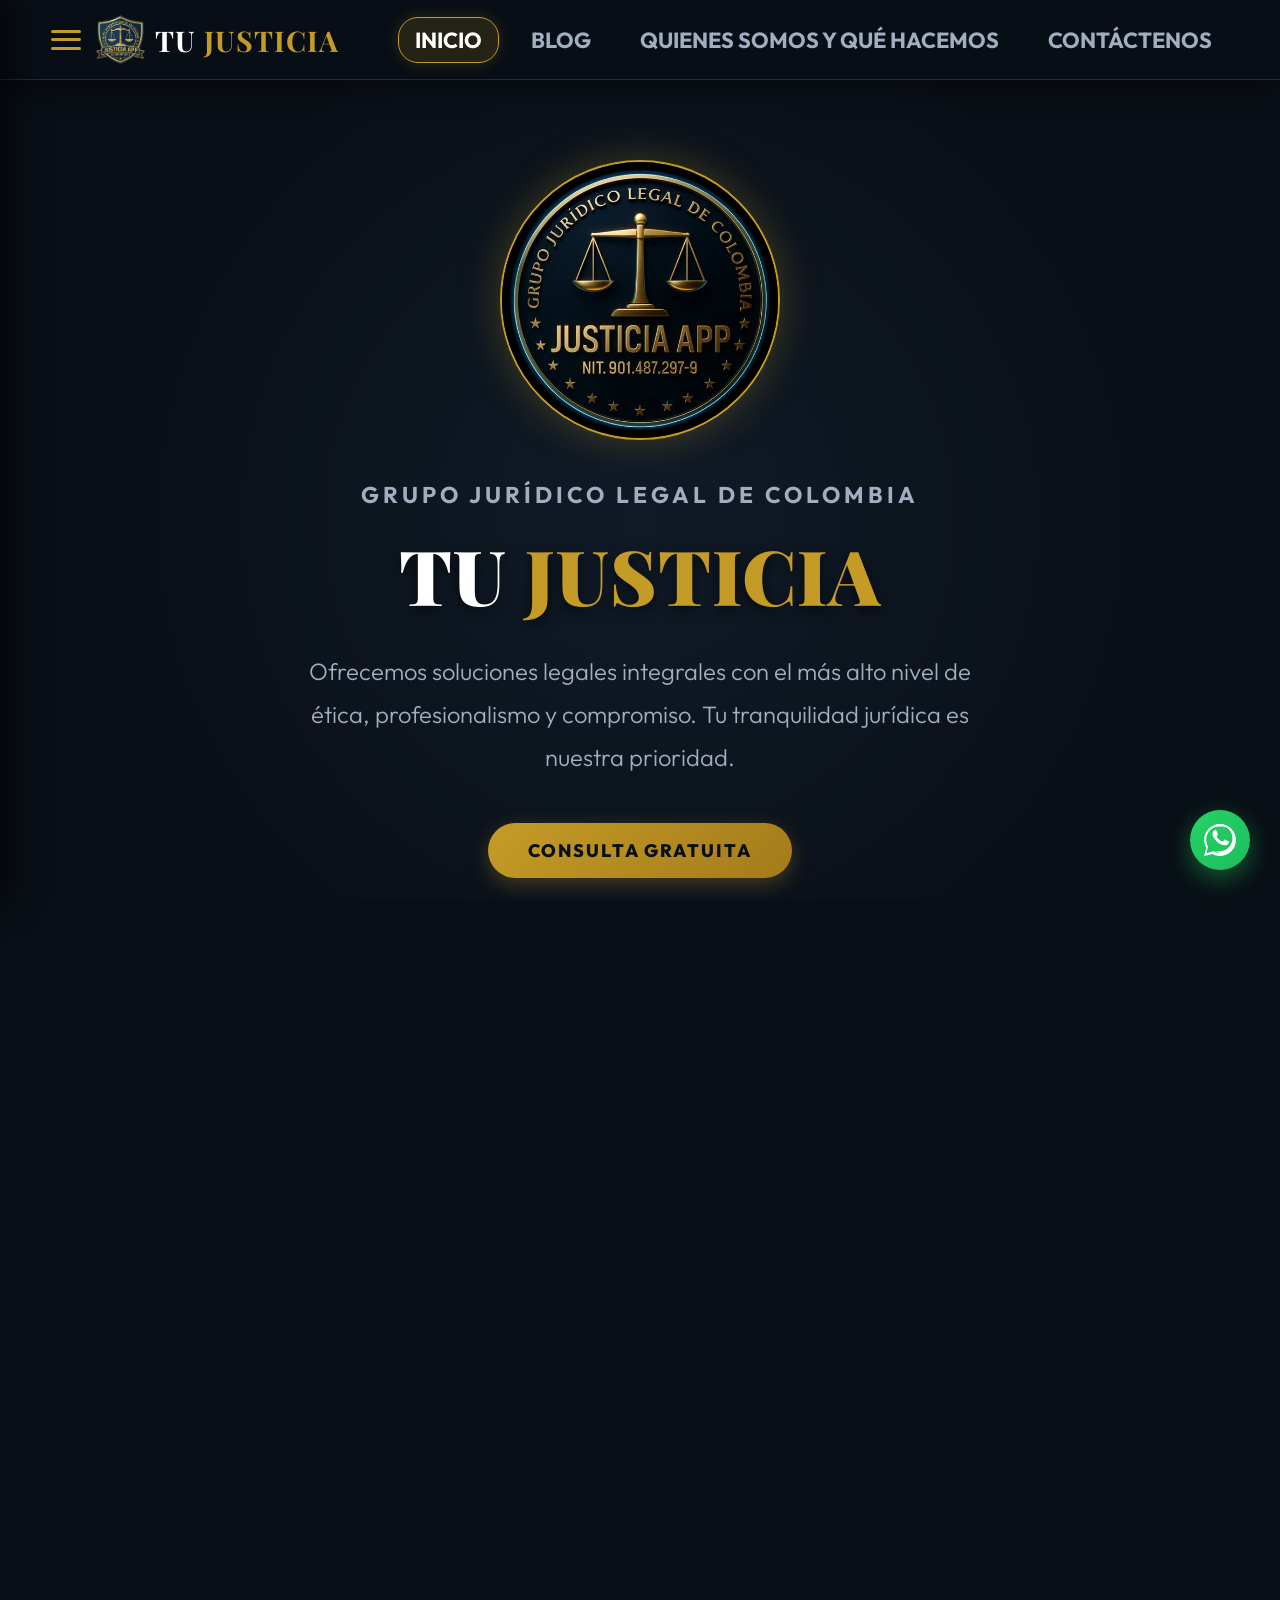
<file: index.html>
<!DOCTYPE html>
<html lang="es">
<head>
  <meta charset="UTF-8">
  <meta name="viewport" content="width=device-width, initial-scale=1.0">
  <meta name="description" content="Tu Justicia - Grupo Jurídico Legal de Colombia. Asesoría jurídica experta, administración de inmuebles, derecho administrativo, comercial y defensa legal.">
  <title>Tu Justicia - Grupo Jurídico Legal de Colombia</title>
  <link rel="stylesheet" href="css/styles.css">
  <link rel="icon" type="image/png" href="assets/logo_triangular.png">
  <link rel="shortcut icon" type="image/png" href="assets/logo_triangular.png">
  <style>
    /* Styling for the forms inside the modal */
    .waitlist-form-group {
      margin-bottom: 15px;
    }
    
    .waitlist-form-label {
      display: block;
      font-size: 0.85rem;
      color: var(--accent-gold);
      margin-bottom: 6px;
      font-weight: 600;
    }
    
    .waitlist-form-control {
      width: 100%;
      background-color: #080718;
      border: 1px solid var(--border-color);
      border-radius: 6px;
      padding: 10px 14px;
      color: var(--text-white);
      font-family: inherit;
      font-size: 0.9rem;
      transition: var(--transition-smooth);
    }
    
    .waitlist-form-control:focus {
      outline: none;
      border-color: var(--accent-gold);
      box-shadow: 0 0 10px rgba(197, 155, 39, 0.3);
    }
    
    .waitlist-btn {
      width: 100%;
      padding: 12px;
      background: linear-gradient(135deg, var(--accent-gold) 0%, #a47b19 100%);
      color: var(--primary-bg);
      font-weight: 700;
      border-radius: 6px;
      text-transform: uppercase;
      letter-spacing: 1px;
      font-size: 0.9rem;
      box-shadow: 0 4px 15px rgba(197, 155, 39, 0.3);
      transition: var(--transition-smooth);
      margin-top: 10px;
    }
    
    .waitlist-btn:hover {
      background: linear-gradient(135deg, var(--accent-gold-hover) 0%, var(--accent-gold) 100%);
      transform: translateY(-2px);
    }
  </style>
</head>
<body>

  <div class="app-container">

    <!-- OVERLAY BACKDROP FOR SIDEBAR -->
    <div class="sidebar-overlay" id="sidebar-overlay"></div>

    <!-- NAVBAR SUPERIOR -->
    <header class="navbar">
      <div class="nav-left">
        <!-- Hamburger toggle button -->
        <button class="hamburger-btn" id="hamburger-btn" aria-label="Abrir menú de navegación">
          <span></span>
          <span></span>
          <span></span>
        </button>
        
        <!-- Logo Escudo y Marca -->
        <div class="nav-logo">
          <img src="assets/logo_escudo.png" alt="Escudo Tu Justicia">
          <span class="nav-brand">TU <span>JUSTICIA</span></span>
        </div>
      </div>

      <!-- Menú superior -->
      <nav class="nav-links">
        <a href="index.html" class="nav-item active">INICIO</a>
        <a href="blog.html" class="nav-item">BLOG</a>
        <a href="quienes-somos.html" class="nav-item">QUIENES SOMOS Y QUÉ HACEMOS</a>
        <a href="contacto.html" class="nav-item">CONTÁCTENOS</a>
      </nav>
    </header>

    <!-- MENÚ LATERAL (SIDEBAR DRAWER) -->
    <aside class="sidebar" id="sidebar">
      <div>
        <!-- Enlaces de Navegación Principal (Visibles solo en móvil) -->
        <div class="sidebar-top-nav">
          <h2 class="sidebar-title">Navegación</h2>
          <ul class="sidebar-menu" style="margin-bottom: 20px;">
            <li class="sidebar-item active"><a href="index.html">Inicio</a></li>
            <li class="sidebar-item"><a href="blog.html">Blog</a></li>
            <li class="sidebar-item"><a href="quienes-somos.html">Quiénes Somos y Qué Hacemos</a></li>
            <li class="sidebar-item"><a href="contacto.html">Contáctenos</a></li>
          </ul>
        </div>
        
        <h2 class="sidebar-title">Servicios y Artículos</h2>
        <ul class="sidebar-menu">
          <li class="sidebar-item"><a href="administracion-inmuebles.html">Administración de Inmuebles</a></li>
          <li class="sidebar-item"><a href="blogs-articulos.html">Blogs y Articulos</a></li>
          <li class="sidebar-item"><a href="caso-mikhail-krasnov.html">Caso Mikhail Krasnov</a></li>
          <li class="sidebar-item"><a href="derecho-administrativo.html">Derecho Administrativo</a></li>
          <li class="sidebar-item"><a href="derecho-comercial.html">Derecho Comercial</a></li>
        </ul>
      </div>
      
      <div class="sidebar-footer">
        <p>Tu Justicia &copy; 2026</p>
        <p style="font-size: 0.65rem; color: var(--accent-gold); margin-top: 5px;">NIT. 901.487.297-9</p>
      </div>
    </aside>

    <!-- CONTENIDO PRINCIPAL -->
    <main>
      
      <!-- HERO SECTION (Sección Azul) -->
      <section class="hero section-blue">
        <div class="hero-logo-container">
          <img src="assets/logo_circular.jpg" alt="Logo Circular Justicia App" class="hero-logo">
        </div>
        <p class="hero-subtitle">Grupo Jurídico Legal de Colombia</p>
        <h1 class="hero-title">TU <span>JUSTICIA</span></h1>
        <p class="hero-description">
          Ofrecemos soluciones legales integrales con el más alto nivel de ética, profesionalismo y compromiso. Tu tranquilidad jurídica es nuestra prioridad.
        </p>
        <a href="contacto.html" class="btn-gold">Consulta Gratuita</a>
      </section>

      <!-- SECCIÓN: BANNER 10 AÑOS (Sección Gris) -->
      <section class="home-section section-gray">
        <div class="anniversary-banner-container">
          <img src="assets/banner_10_anos.jpg" alt="Cumplimos 10 años en Tu Justicia">
        </div>
      </section>

      <!-- SECCIÓN: TEXTO DE LIDERAZGO (Sección Blanca) -->
      <section class="home-section section-white">
        <div class="leaders-text-container">
          <div class="leaders-text-content">
            <h3>Asesoría y Representación de Confianza</h3>
            <p>
              ¡Somos líderes en asesorías y representación legal! Integramos y articulamos para poner a su servicio, el conocimiento y la experiencia jurídica de un equipo selecto de abogados. Con ello lograr el éxito en su proceso, por medio de metodologías, estrategias y técnicas con la ayuda de tecnología.
            </p>
          </div>
        </div>
      </section>

      <!-- SECCIÓN: HOY JUEGAS COLOMBIANO (Sección Azul) -->
      <section class="home-section section-blue">
        <div class="rights-grid">
          <div class="rights-banner-container">
            <img src="assets/banner_derechos.jpg" alt="Hoy juegas colombiano por tus derechos">
          </div>
          <div class="rights-content">
            <h2>¡Hoy Juegas Colombiano <span>por tus Derechos!</span></h2>
            <p>
              Defiende tus derechos con pasión, orgullo y valentía. La injusticia se combate con preparación legal, estrategia y la firme determinación de resguardar lo que te pertenece. Nuestro equipo de abogados te acompaña en cada paso para asegurar una defensa inquebrantable de tus intereses patrimoniales y constitucionales.
            </p>
            <a href="contacto.html" class="btn-gold">Defiende tus Derechos</a>
          </div>
        </div>
      </section>

      <!-- SECCIÓN DINÁMICA DEL BLOG (Sección Gris - Oculta/Muestra por JS) -->
      <section class="home-section section-gray" id="home-blog-section" style="display: none;">
        <div class="home-section-title-container">
          <div class="home-section-title-badge">INFÓRMATE CON NUESTRO BLOG</div>
        </div>
        <div id="blog-posts-container-home" class="blog-grid-home"></div>
      </section>

      <!-- SECCIÓN DE REDES SOCIALES (Sección Blanca) -->
      <section class="home-section section-white">
        <div class="home-section-title-container">
          <div class="home-section-title-badge" style="background-color: var(--secondary-bg);">SÍGUENOS EN REDES SOCIALES</div>
        </div>
        
        <div class="socials-grid">
          
          <!-- Mock Facebook -->
          <div class="social-card">
            <div class="social-card-header facebook">Facebook</div>
            <div class="social-profile">
              <div class="social-avatar">
                <img src="assets/logo_circular.jpg" alt="Avatar">
              </div>
              <div class="social-profile-info">
                <h4>Tu Justicia</h4>
                <p>Firma de Abogados • Consorcio Legal</p>
              </div>
              <button class="social-btn-follow" style="margin-left: auto;">Seguir</button>
            </div>
            <div class="social-card-content">
              Lideramos un equipo de Profesionales con creatividad, conocimiento e innovación. Para Asesorar y Representar a los Ciudadanos.
              <br>
              📞 <strong>+57 314 4414870</strong>
              <div class="social-mock-post-image">
                <img src="assets/banner_derechos.jpg" alt="Mock Post Facebook">
              </div>
            </div>
          </div>

          <!-- Mock Twitter / X -->
          <div class="social-card">
            <div class="social-card-header twitter">Twitter / X</div>
            <div class="social-profile">
              <div class="social-avatar">
                <img src="assets/logo_circular.jpg" alt="Avatar">
              </div>
              <div class="social-profile-info">
                <h4>Tu Justicia</h4>
                <p>@TuJusticiaCo</p>
              </div>
              <span style="margin-left: auto; color: var(--accent-gold); font-size: 1.2rem;">𝕏</span>
            </div>
            <div class="social-card-content">
              Conoce la <strong>PLATAFORMA DE FAMILIA</strong>. La primera iniciativa en Colombia para la defensa de los derechos de las familias. Ingresa y conoce más:
              <a href="#" style="color: var(--accent-gold);">tujusticia.org/plataforma-vir...</a>
              <div class="social-mock-post-image" style="height: 120px; background-color: #050b11; position: relative;">
                <div class="youtube-mock-player" style="width: 100%; height: 100%;"></div>
              </div>
            </div>
          </div>

          <!-- Mock YouTube -->
          <div class="social-card">
            <div class="social-card-header youtube">YouTube</div>
            <div class="social-profile">
              <div class="social-avatar" style="background-color: red; color: white;">YT</div>
              <div class="social-profile-info">
                <h4>Tu Justicia Oficial</h4>
                <p>Canal Jurídico</p>
              </div>
            </div>
            <div class="social-card-content" style="display: flex; flex-direction: column; justify-content: space-between;">
              <div>
                Suscríbete a nuestro canal para recibir análisis jurídicos en video, explicaciones de leyes y actualidad de procesos en Colombia.
              </div>
              <div class="youtube-mock-player" style="margin-top: 20px; border-radius: 6px; overflow: hidden;"></div>
            </div>
          </div>

        </div>
      </section>

    </main>

    <!-- FOOTER AL FINAL DE LA PÁGINA (Sección Azul) -->
    <footer class="footer">
      <div class="footer-logo-container">
        <img src="assets/logo_triangular.png" alt="Logo Triangular Justicia Firma de Abogados" class="footer-logo">
      </div>
      
      <p class="footer-text">
        Consorcio Jurídico Legal enfocado en brindar asesoría y representación de excelencia en Colombia.
        <br>
        <strong>NIT. 901.487.297-9</strong>
      </p>
      
      <div class="footer-socials">
        <a href="#" class="social-icon" aria-label="Facebook">FB</a>
        <a href="#" class="social-icon" aria-label="Twitter">TW</a>
        <a href="#" class="social-icon" aria-label="LinkedIn">LN</a>
        <a href="#" class="social-icon" aria-label="WhatsApp">WA</a>
      </div>
      
      <div class="footer-copy">
        &copy; 2026 TU JUSTICIA. Todos los derechos reservados.
      </div>
    </footer>

  </div>

  <!-- EMERGENTE DE LISTA DE ESPERA (MODAL) -->
  <div class="waitlist-modal" id="waitlist-modal">
    <div class="waitlist-modal-backdrop"></div>
    <div class="waitlist-box">
      <!-- Botón cerrar -->
      <button class="waitlist-close-btn" id="waitlist-close" aria-label="Cerrar modal">&times;</button>
      
      <!-- Encabezado Scrolling -->
      <div class="waitlist-marquee">
        <div>🔒 CUPO DE ASESORÍA GRATUITA RESERVADO • LISTA PRIORITARIA • ACCIÓN INMEDIATA 🔒</div>
      </div>
      
      <!-- Reloj de Cuenta Regresiva de 3 Minutos -->
      <div class="waitlist-timer-bar">
        <span id="timer-label">🔥 EL BENEFICIO EXPIRA EN:</span>
        <span class="waitlist-timer-clock" id="timer-clock">03:00</span>
      </div>
      
      <!-- Cuerpo del Modal -->
      <div class="waitlist-body">
        <div style="text-align: center; margin-bottom: 20px;">
          <span style="background-color: var(--accent-gold); color: var(--primary-bg); font-weight: 800; font-size: 0.75rem; padding: 4px 12px; border-radius: 12px; text-transform: uppercase; letter-spacing: 1px; box-shadow: 0 4px 10px rgba(197, 155, 39, 0.3); display: inline-block;">
            Valorado en $250.000 COP • Hoy es GRATIS
          </span>
        </div>
        <h3 class="waitlist-title" style="font-family: var(--font-headers); font-size: 1.4rem; color: var(--text-white); font-weight: 700; margin-bottom: 8px; text-align: center;">
          ¿Estás listo para resolver tu problema legal hoy?
        </h3>
        <p class="waitlist-subtitle" style="background: none; border: none; padding: 0; color: var(--accent-gold); font-size: 0.85rem; font-weight: 500; margin-bottom: 25px; letter-spacing: 0.5px; text-transform: none; text-align: center; line-height: 1.5;">
          ⚠️ Solo quedan 3 asesorías prioritarias gratuitas disponibles para hoy. Asegura tu cupo antes de que el reloj llegue a cero.
        </p>
        
        <form id="waitlist-form">
          <div class="waitlist-form-group">
            <label class="waitlist-form-label" for="wl-name" style="color: rgba(255,255,255,0.7); font-size: 0.8rem; font-weight: 500;">¿Cómo te llamas? *</label>
            <input type="text" id="wl-name" class="waitlist-form-control" placeholder="Escribe tu nombre y apellido..." required>
          </div>
          
          <div class="waitlist-form-group">
            <label class="waitlist-form-label" for="wl-email" style="color: rgba(255,255,255,0.7); font-size: 0.8rem; font-weight: 500;">Tu mejor correo electrónico *</label>
            <input type="email" id="wl-email" class="waitlist-form-control" placeholder="correo@ejemplo.com" required>
          </div>
          
          <div class="waitlist-form-group">
            <label class="waitlist-form-label" for="wl-phone" style="color: rgba(255,255,255,0.7); font-size: 0.8rem; font-weight: 500;">WhatsApp de contacto *</label>
            <input type="tel" id="wl-phone" class="waitlist-form-control" placeholder="Ej: 3001234567" required>
          </div>
          
          <div class="waitlist-form-group">
            <label class="waitlist-form-label" for="wl-case" style="color: rgba(255,255,255,0.7); font-size: 0.8rem; font-weight: 500;">Describe tu problema legal brevemente *</label>
            <textarea id="wl-case" rows="2" class="waitlist-form-control" placeholder="¿Cuál es tu caso o duda legal?..." required></textarea>
          </div>
          
          <button type="submit" class="waitlist-btn" id="waitlist-submit-btn">Asegurar Mi Asesoría Gratuita Ahora</button>
        </form>
      </div>
    </div>
  </div>

  <!-- Carga de datos del blog -->
  <script src="js/blog-posts.js"></script>
  <!-- Lógica general del sitio -->
  <script src="js/main.js"></script>
</body>
</html>
</file>
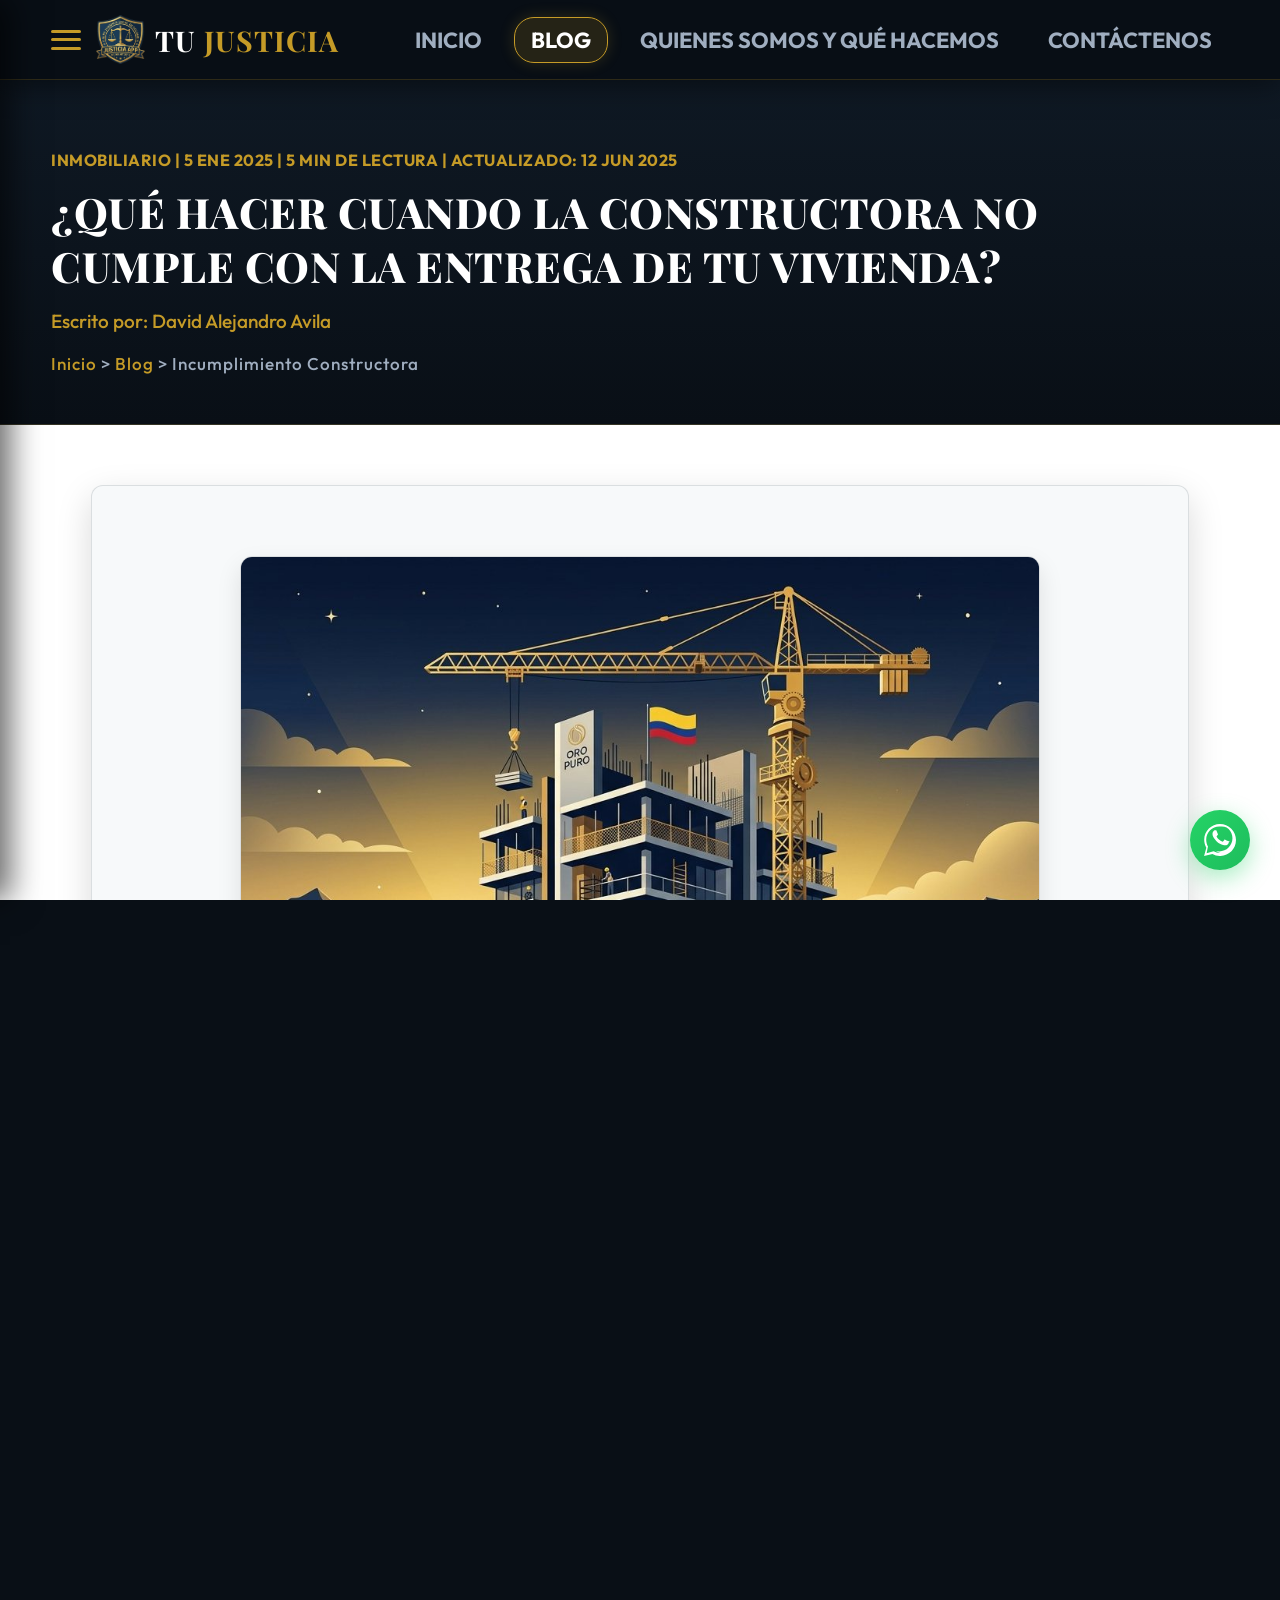
<file: blog-constructora-no-cumple.html>
<!DOCTYPE html>
<html lang="es">
<head>
  <meta charset="UTF-8">
  <meta name="viewport" content="width=device-width, initial-scale=1.0">
  <meta name="description" content="Aprenda qué hacer si la constructora incumple con la entrega de su vivienda en Colombia. Pasos legales, demandas por daños y perjuicios de la mano de expertos.">
  <title>¿Qué hacer si la constructora no cumple con la entrega? - Tu Justicia</title>
  <link rel="stylesheet" href="css/styles.css">
  <link rel="icon" type="image/png" href="assets/logo_triangular.png">
  <link rel="shortcut icon" type="image/png" href="assets/logo_triangular.png">
  <style>
    .blog-post-content {
      font-size: 1.1rem;
      line-height: 1.8;
      font-weight: 400;
      color: #2d3748;
    }
    
    .blog-post-content p {
      margin-bottom: 25px;
    }
    
    .blog-post-content h2 {
      font-size: 1.8rem;
      color: #090f16;
      margin-top: 45px;
      margin-bottom: 20px;
      border-left: 4px solid var(--accent-gold);
      padding-left: 15px;
      font-family: var(--font-headers);
    }
    
    .blog-post-content h3 {
      font-size: 1.35rem;
      color: #090f16;
      margin-top: 30px;
      margin-bottom: 15px;
      font-weight: 700;
    }
    
    .blog-post-content ul, .blog-post-content ol {
      margin-left: 25px;
      margin-bottom: 25px;
      display: flex;
      flex-direction: column;
      gap: 12px;
    }
    
    .blog-post-content li {
      color: #2d3748;
    }
    
    .blog-post-content strong {
      color: #090f16;
      font-weight: 700;
    }
    
    .post-image-container {
      width: 100%;
      max-width: 800px;
      margin: 30px auto;
      border: 1px solid rgba(15, 25, 36, 0.12);
      border-radius: 12px;
      overflow: hidden;
      box-shadow: 0 10px 25px rgba(0, 0, 0, 0.1);
    }
    
    .post-image-container img {
      width: 100%;
      height: auto;
      display: block;
    }
    
    .post-quote {
      font-style: italic;
      border-left: 3px solid var(--accent-gold);
      padding: 15px 25px;
      margin: 35px 0;
      background-color: #f7f9fa;
      color: #090f16;
      border-radius: 0 8px 8px 0;
    }
  </style>
</head>
<body>

  <div class="app-container">
    <div class="sidebar-overlay" id="sidebar-overlay"></div>

    <!-- NAVBAR SUPERIOR -->
    <header class="navbar">
      <div class="nav-left">
        <button class="hamburger-btn" id="hamburger-btn" aria-label="Abrir menú de navegación">
          <span></span>
          <span></span>
          <span></span>
        </button>
        <div class="nav-logo">
          <img src="assets/logo_escudo.png" alt="Escudo Tu Justicia">
          <span class="nav-brand">TU <span>JUSTICIA</span></span>
        </div>
      </div>
      <nav class="nav-links">
        <a href="index.html" class="nav-item">INICIO</a>
        <a href="blog.html" class="nav-item active">BLOG</a>
        <a href="quienes-somos.html" class="nav-item">QUIENES SOMOS Y QUÉ HACEMOS</a>
        <a href="contacto.html" class="nav-item">CONTÁCTENOS</a>
      </nav>
    </header>

    <!-- MENÚ LATERAL -->
    <aside class="sidebar" id="sidebar">
      <div>
        <!-- Enlaces de Navegación Principal (Visibles solo en móvil) -->
        <div class="sidebar-top-nav">
          <h2 class="sidebar-title">Navegación</h2>
          <ul class="sidebar-menu" style="margin-bottom: 20px;">
            <li class="sidebar-item"><a href="index.html">Inicio</a></li>
            <li class="sidebar-item active"><a href="blog.html">Blog</a></li>
            <li class="sidebar-item"><a href="quienes-somos.html">Quiénes Somos y Qué Hacemos</a></li>
            <li class="sidebar-item"><a href="contacto.html">Contáctenos</a></li>
          </ul>
        </div>
        
        <h2 class="sidebar-title">Servicios y Artículos</h2>
        <ul class="sidebar-menu">
          <li class="sidebar-item"><a href="administracion-inmuebles.html">Administración de Inmuebles</a></li>
          <li class="sidebar-item"><a href="blogs-articulos.html">Blogs y Articulos</a></li>
          <li class="sidebar-item"><a href="caso-mikhail-krasnov.html">Caso Mikhail Krasnov</a></li>
          <li class="sidebar-item"><a href="derecho-administrativo.html">Derecho Administrativo</a></li>
          <li class="sidebar-item"><a href="derecho-comercial.html">Derecho Comercial</a></li>
        </ul>
      </div>
      <div class="sidebar-footer">
        <p>Tu Justicia &copy; 2026</p>
        <p style="font-size: 0.65rem; color: var(--accent-gold); margin-top: 5px;">NIT. 901.487.297-9</p>
      </div>
    </aside>

    <!-- CONTENIDO PRINCIPAL -->
    <main>
      <!-- Cabecera de Página (Fondo Azul) -->
      <header class="page-header section-blue" style="text-align: left;">
        <div class="article-meta">Inmobiliario | 5 Ene 2025 | 5 min de lectura | Actualizado: 12 Jun 2025</div>
        <h1 class="page-title" style="font-size: 2.2rem; line-height: 1.3; margin-top: 10px;">
          ¿QUÉ HACER CUANDO LA CONSTRUCTORA NO CUMPLE CON LA ENTREGA DE TU VIVIENDA?
        </h1>
        <p style="margin-top: 15px; color: var(--accent-gold); font-weight: 500;">
          Escrito por: David Alejandro Avila
        </p>
        <div class="page-breadcrumb" style="margin-top: 20px;">
          <a href="index.html">Inicio</a> &gt; <a href="blog.html">Blog</a> &gt; <span>Incumplimiento Constructora</span>
        </div>
      </header>

      <!-- Cuerpo de Página (Fondo Blanco) -->
      <section class="section-white" style="flex-grow: 1; width: 100%;">
        <div class="page-content-wrapper">
          <div class="article-card">
            
            <!-- Imagen de Portada -->
            <div class="post-image-container">
              <img src="assets/blog_constructora_header.jpg" alt="Incumplimiento de Constructora en Colombia - Proyecto Inmobiliario">
            </div>

            <div class="blog-post-content">
              <p>
                <strong>INCUMPLIMIENTO DE CONTRATO POR PARTE DE UNA CONSTRUCTORA.</strong>
              </p>
              
              <p>
                Las constructoras juegan un papel muy importante como empresas facilitadoras para realizar, administrar o llevar a cabo diferentes actividades del sector inmobiliario, entre ellas, proporcionar acceso a una vivienda digna, por medio de la construcción de proyectos inmobiliarios. Los clientes depositan toda su confianza en la inmobiliaria Constructora al dar este importante paso patrimonial.
              </p>

              <p>
                Sin embargo, en algunos casos, estas empresas Constructoras pueden llegar a cometer errores o incumplir en alguna de las actividades pactadas en la promesa de compraventa, ocasionando con ello graves inconvenientes no esperados para los compradores.
              </p>

              <h2>¿QUÉ PASA SI UNA CLÁUSULA ES ABUSIVA EN UN CONTRATO?</h2>
              
              <p>
                Las cláusulas abusivas podrán presentarse tanto en contratos verbales como escritos. El primer paso fundamental para proteger sus derechos es presentar una reclamación directa ante el proveedor o constructora que le vendió el producto o servicio inmobiliario.
              </p>
              
              <p>
                Posteriormente, si no obtiene una respuesta favorable, puede convocar a una conciliación extrajudicial que le permita llegar a un acuerdo de mutuo beneficio. Pero si los dos caminos anteriores no funcionan, usted puede y debe llevar su caso ante un Juez de la República.
              </p>

              <!-- Imagen Interna 1 (Cláusulas Abusivas) -->
              <div class="post-image-container">
                <img src="assets/blog_constructora_1.jpg" alt="Cláusulas abusivas en contratos inmobiliarios y análisis legal">
              </div>

              <h2>¿QUÉ PUEDO HACER SI UNA CONSTRUCTORA ME INCUMPLE CON EL CONTRATO?</h2>
              
              <p>
                El incumplimiento contractual puede manifestarse de diversas maneras: por no entregar el inmueble en la fecha estipulada, por no entregar o entregar incompletas las zonas comunes, por incrementar unilateralmente el valor pactado de un inmueble, por entregar el inmueble en mal estado o con defectos constructivos, e incluso por no devolver los dineros que fueron pagados por el inmueble cuando no se logró completar el pago total y se decide resolver la promesa de mutuo acuerdo o por fuerza mayor.
              </p>

              <p>
                También suele suceder que las constructoras intenten incrementar de manera forzada el valor final del inmueble, obligando a que usted como comprador sea coaccionado para la firma de otrosí, adendas, u otros contratos que busquen cambiar lo pactado en el contrato inicial bajo amenaza de perder su cupo o el dinero ya abonado.
              </p>

              <p>
                En algunas oportunidades las constructoras, al terminar el proyecto, no entregan las zonas comunes, retrasando la entrega de la administración a los copropietarios o la constitución formal de la persona jurídica de la propiedad horizontal. Esto impide que los copropietarios de los conjuntos residenciales sean los que decidan en adelante qué se debe hacer para el beneficio común, conozcan las cuentas reales, ejecuten las obras necesarias para el mantenimiento, y puedan finalmente gobernarse para mejorar la convivencia.
              </p>

              <!-- Imagen Interna 2 (La Demanda / Reclamación) -->
              <div class="post-image-container">
                <img src="assets/blog_constructora_2.jpg" alt="Demanda civil o queja ante la Superintendencia por incumplimiento de constructora">
              </div>

              <p>
                Cuando usted tiene algún tipo de estas dificultades, el primer paso administrativo es poner una queja en la alcaldía municipal o la personería correspondiente (área de control de vivienda). Si usted no encuentra respuesta satisfactoria a su queja en la alcaldía, el siguiente paso legal es interponer una demanda civil ante un Juez de la República, o, dependiendo de la conducta, una acción de protección al consumidor ante la Superintendencia de Industria y Comercio (SIC).
              </p>
              
              <p>
                Con estas acciones, usted podrá reclamar a la constructora el cumplimiento del contrato y el pago de una indemnización por daños y perjuicios o la aplicación de la cláusula penal sancionatoria. Esta última es una cláusula de penalización que debe estar debidamente consignada desde el principio en la promesa de compraventa.
              </p>

              <p>
                Cuando una constructora no cumple con lo acordado en el contrato (como es la entrega material del inmueble, o luego de la entrega material, la escrituración, o si no se entregan las zonas comunes), usted puede pedir ante un Juez el cumplimiento de lo acordado por medio de una <strong>Demanda Ejecutiva</strong>, además de solicitar el resarcimiento de los daños causados, los cuales abarcan desde intereses por mora hasta Lucro Cesante y Daño Emergente.
              </p>

              <h2>¿CUÁLES SON LOS REQUISITOS PARA DEMANDAR A UNA CONSTRUCTORA?</h2>
              
              <p>
                Para entablar una demanda formal se requiere contar con la promesa de compraventa original, soportes de todos los pagos realizados (recibos, consignaciones, facturas), la reclamación directa previa enviada por escrito a la constructora junto con su constancia de recibido, el folio de matrícula inmobiliaria si existe, y las pruebas del incumplimiento (registros fotográficos, peritajes técnicos de zonas comunes o privadas, correos electrónicos u otrosíes que pretendían imponer).
              </p>

              <h2>¿CUÁNTO TIEMPO HAY PARA CONTESTAR UNA DEMANDA?</h2>
              
              <p>
                El término legal para contestar la demanda civil ordinaria es de <strong>20 días hábiles</strong>, los cuales empiezan a contar a partir del día siguiente a la notificación personal de la demanda al demandado.
              </p>

              <h2>¿CUÁNDO HAY INCUMPLIMIENTO DE CONTRATO?</h2>
              
              <p>
                Existe incumplimiento contractual cuando una de las partes que han suscrito la promesa o contrato deja de ejecutar, ejecuta de manera tardía o ejecuta de forma defectuosa una o varias de las cláusulas y obligaciones estipuladas y acordadas expresamente en el documento.
              </p>

              <h2>¿CUÁNDO PUEDO DEMANDAR POR DAÑOS Y PERJUICIOS A UNA CONSTRUCTORA?</h2>
              
              <p>
                Usted puede interponer una demanda de responsabilidad civil por daños y perjuicios cuando los trabajadores, constructores o representantes de la constructora han cometido un hecho generador de un daño real y, por consiguiente, ese daño ha ocasionado un perjuicio evaluable económicamente en su persona, su patrimonio o en una comunidad de propietarios.
              </p>
              
              <p>
                Algunos ejemplos claros de estas situaciones incluyen:
              </p>
              <ul>
                <li>Por obras en mal estado, grietas estructurales o defectos de construcción.</li>
                <li>Por incumplimiento en la fecha de entrega material de las viviendas.</li>
                <li>Por incumplimiento en la terminación y entrega de las zonas comunes.</li>
                <li>Por mala calidad de los materiales de la obra contrarios a lo ofrecido en la publicidad.</li>
                <li>Por daños materiales graves causados a los predios colindantes durante la excavación.</li>
                <li>Por accidentes graves o muerte de un transeúnte debido a la falta de medidas de seguridad en la obra.</li>
                <li>Por muerte de uno de sus trabajadores debido a la negligencia en sistemas de seguridad y salud en el trabajo.</li>
              </ul>

              <h2>CLÁUSULAS ABUSIVAS EN CONTRATOS CON CONSTRUCTORAS</h2>
              
              <ol>
                <li>
                  <strong>Falta de reciprocidad de las prestaciones en caso de desistimiento del contrato:</strong>
                  El principio de equivalencia de las prestaciones debe regir cualquier vínculo contractual para evitar un desequilibrio acentuado a favor de una de las partes. En la promoción y compraventa inmobiliaria, el promotor usualmente confecciona unilateralmente los contratos y predispone su contenido sin aceptar negociación alguna. Las cláusulas comunes establecen altas penalizaciones (ej: 10% o 20% del valor total) para el comprador si desiste, pero no contemplan ninguna sanción idéntica o recíproca para la constructora si es esta quien desiste o se retrasa en entregar. Esto es una cláusula abusiva por desequilibrio contractual.
                </li>
                <li>
                  <strong>La imposición al comprador del pago de impuestos correspondientes al vendedor:</strong>
                  Cláusulas que pretenden trasladar al comprador la obligación de pagar el Impuesto sobre el Incremento de Valor de los Terrenos de Naturaleza Urbana (comúnmente conocido como la plusvalía municipal), el cual por ley corresponde pagar al enajenante (vendedor).
                </li>
                <li>
                  <strong>Obligar al comprador a subrogarse en la hipoteca del promotor:</strong>
                  Forzar al adquirente a asumir y subrogarse en el crédito hipotecario solicitado por el promotor-vendedor para financiar la construcción del edificio, impidiéndole elegir libremente su entidad crediticia o penalizándolo si decide pagar con recursos propios o de otro banco.
                </li>
                <li>
                  <strong>Facultar al vendedor a alterar el precio de la vivienda unilateralmente:</strong>
                  El precio es un elemento esencial del contrato de compraventa y no puede ser modificado al libre albedrío del vendedor durante la construcción. Únicamente podría admitirse un ajuste de precio si existiera una causa objetiva perfectamente justificada y previsible, y siempre y cuando se permita al comprador desistir del contrato sin penalización alguna si el aumento ocurre.
                </li>
              </ol>

              <p>
                Como conclusión, no existe una lista única de cláusulas abusivas. Cada contrato debe someterse a un riguroso control de legalidad personalizado para verificar que la constructora no haya introducido estipulaciones abusivas en perjuicio de los compradores de vivienda sobre planos o en construcción.
              </p>

              <h2>TE CONTAMOS UNA HISTORIA</h2>
              
              <p>
                Marta y Fabio están recién casados, por tal motivo decidieron comprar un apartamento nuevo. De muchas opciones, contrataron con la oferta que les pareció más favorable. El apartamento tenía un valor de <strong>$430.000.000 COP</strong>. Ellos debían cancelar la primera cuota inicial por un valor de <strong>$126.000.000 COP</strong>, pactada en una cuota inicial de $5.000.000 COP y 40 cuotas mensuales de $3.025.000 COP, dejando el restante de $304.000.000 COP para financiamiento mediante crédito hipotecario.
              </p>

              <!-- Imagen Interna 3 (Marta y Fabio analizando contrato) -->
              <div class="post-image-container">
                <img src="assets/blog_constructora_3.jpg" alt="Marta y Fabio compran un apartamento y analizan cláusulas con su abogado">
              </div>

              <p>
                Marta y Fabio cumplen de manera puntual con sus cuotas mensuales durante más de un año. Sin embargo, debido a una compleja situación económica familiar, deciden hacer la cesión del contrato de compraventa a un amigo cercano interesado y con capacidad financiera. Para este trámite, solicitan formalmente el servicio de asesoría y aprobación a la constructora.
              </p>
              
              <p>
                La constructora se niega rotundamente a dicha petición sin ningún tipo de argumentos válidos y sin justificación jurídica alguna. La cesión de la posición contractual es una facultad propia en este tipo de negocios. La constructora simplemente se limita a registrar por correo electrónico que no aprueba la cesión.
              </p>
              
              <p>
                La constructora desconoce la naturaleza de las relaciones contractuales y no tiene en cuenta las cláusulas legítimas de cesión. Sin embargo, unos días después y tras la insistencia de la pareja, la constructora los llama para decirles que SÍ aceptará la cesión del contrato, pero bajo una condición supremamente <strong>ABUSIVA</strong>: exigen que la persona que asuma el contrato pague el apartamento por un valor de <strong>Quinientos Trece Millones de Pesos ($513.000.000 COP)</strong>, es decir, con un incremento injustificado de <strong>$83.000.000 COP</strong> sobre el precio original acordado.
              </p>
              
              <p>
                En este breve relato observamos un claro ejemplo de cómo muchas constructoras e inmobiliarias imponen cláusulas y cobros abusivos dentro de sus contratos de adhesión, aprovechándose de la necesidad de los compradores.
              </p>

              <div class="post-quote">
                <strong>IMPORTANTE:</strong> Se considera abusiva cualquier cláusula que permita al vendedor aumentar el precio final de la vivienda sin que existan razones objetivas y sin que se reconozca al comprador el derecho a resolver el contrato si el precio final resulta muy superior al inicialmente establecido.
              </div>

              <!-- BLOQUE DE LLAMADA A LA ACCIÓN (CTA WHATSAPP) -->
              <div class="blog-whatsapp-cta">
                <h3>¿Problemas con una Constructora o Promesa de Compraventa?</h3>
                <p>
                  No arriesgue los ahorros de su vida. Reciba asesoría jurídica experta y prioritaria de forma inmediata directamente con nuestra abogada experta Jessica Lorena Ramírez a través de WhatsApp.
                </p>
                <a href="https://wa.me/573144414870?text=Hola%20Jessica%20Lorena.%20Estoy%20interesado%20en%20una%20Asesor%C3%ADa%20y%20Representaci%C3%B3n%20Jur%C3%ADdica.%20Por%20favor%20dame%20m%C3%A1s%20informaci%C3%B3n.%20Vengo%20de%20tujusticia.org" target="_blank" class="btn-whatsapp-cta">
                  Asesoría Gratuita por WhatsApp
                </a>
              </div>

              <div style="text-align: center; margin-top: 40px; margin-bottom: 20px;">
                <p style="color: var(--accent-gold); font-size: 1.15rem; font-weight: 700; text-transform: uppercase; letter-spacing: 1px;">
                  TE INVITAMOS A QUE CONOZCAS NUESTROS SERVICIOS EN ASESORIA JURIDICA
                </p>
                <p style="color: var(--text-gray); font-size: 0.95rem; margin-top: 10px;">
                  Ofrecemos representación integral en derecho inmobiliario, comercial, administrativo y litigios civiles en toda Colombia.
                </p>
                <a href="contacto.html" class="btn-gold" style="margin-top: 15px;">Contáctanos Hoy</a>
              </div>

            </div>
          </div>
        </div>
      </section>

      <!-- SECCIÓN: ENTRADAS RELACIONADAS -->
      <section class="related-posts-section">
        <div class="related-posts-container">
          <h2 class="related-posts-title">Entradas relacionadas</h2>
          <div class="related-posts-grid">
            
            <!-- Entrada 1: Recupere su Inmueble -->
            <div class="related-post-card">
              <div class="related-post-img-container">
                <img src="assets/blog_recupere_header.jpg" alt="Estrategia definitiva contra inquilinos incumplidos">
              </div>
              <div class="related-post-body">
                <h3 class="related-post-card-title"><a href="blog-recupere-su-inmueble.html">RECUPERE SU INMUEBLE Y SU DINERO: LA ESTRATEGIA DEFINITIVA CONTRA INQUILINOS INCUMPLIDOS</a></h3>
                <div class="related-post-card-date">septiembre 5, 2025</div>
              </div>
            </div>

            <!-- Entrada 2: Estrategias Legales -->
            <div class="related-post-card">
              <div class="related-post-img-container">
                <img src="assets/blog_estrategias_header.jpg" alt="Combinación de todas las formas de lucha jurídica legales y legítimas">
              </div>
              <div class="related-post-body">
                <h3 class="related-post-card-title"><a href="blog-estrategias-legales.html">COMBINACIÓN DE TODAS LAS FORMAS DE LUCHA JURÍDICA LEGALES Y LEGÍTIMAS</a></h3>
                <div class="related-post-card-date">junio 20, 2026</div>
              </div>
            </div>

            <!-- Entrada 3: Control y Manipulación -->
            <div class="related-post-card">
              <div class="related-post-img-container">
                <img src="assets/blog_control_laboral.jpg" alt="Control y Manipulación en el Entorno Laboral">
              </div>
              <div class="related-post-body">
                <h3 class="related-post-card-title"><a href="#">Control y Manipulación en el Entorno Laboral</a></h3>
                <div class="related-post-card-date">abril 3, 2026</div>
              </div>
            </div>

          </div>
        </div>
      </section>
    </main>

    <!-- FOOTER -->
    <footer class="footer">
      <div class="footer-logo-container">
        <img src="assets/logo_triangular.png" alt="Logo Triangular" class="footer-logo">
      </div>
      <p class="footer-text">
        Consorcio Jurídico Legal enfocado en brindar asesoría y representación de excelencia en Colombia.
        <br>
        <strong>NIT. 901.487.297-9</strong>
      </p>
      <div class="footer-socials">
        <a href="#" class="social-icon">FB</a>
        <a href="#" class="social-icon">TW</a>
        <a href="#" class="social-icon">LN</a>
        <a href="#" class="social-icon">WA</a>
      </div>
      <div class="footer-copy">
        &copy; 2026 TU JUSTICIA. Todos los derechos reservados.
      </div>
    </footer>
  </div>

  <script src="js/main.js"></script>
</body>
</html>
</file>
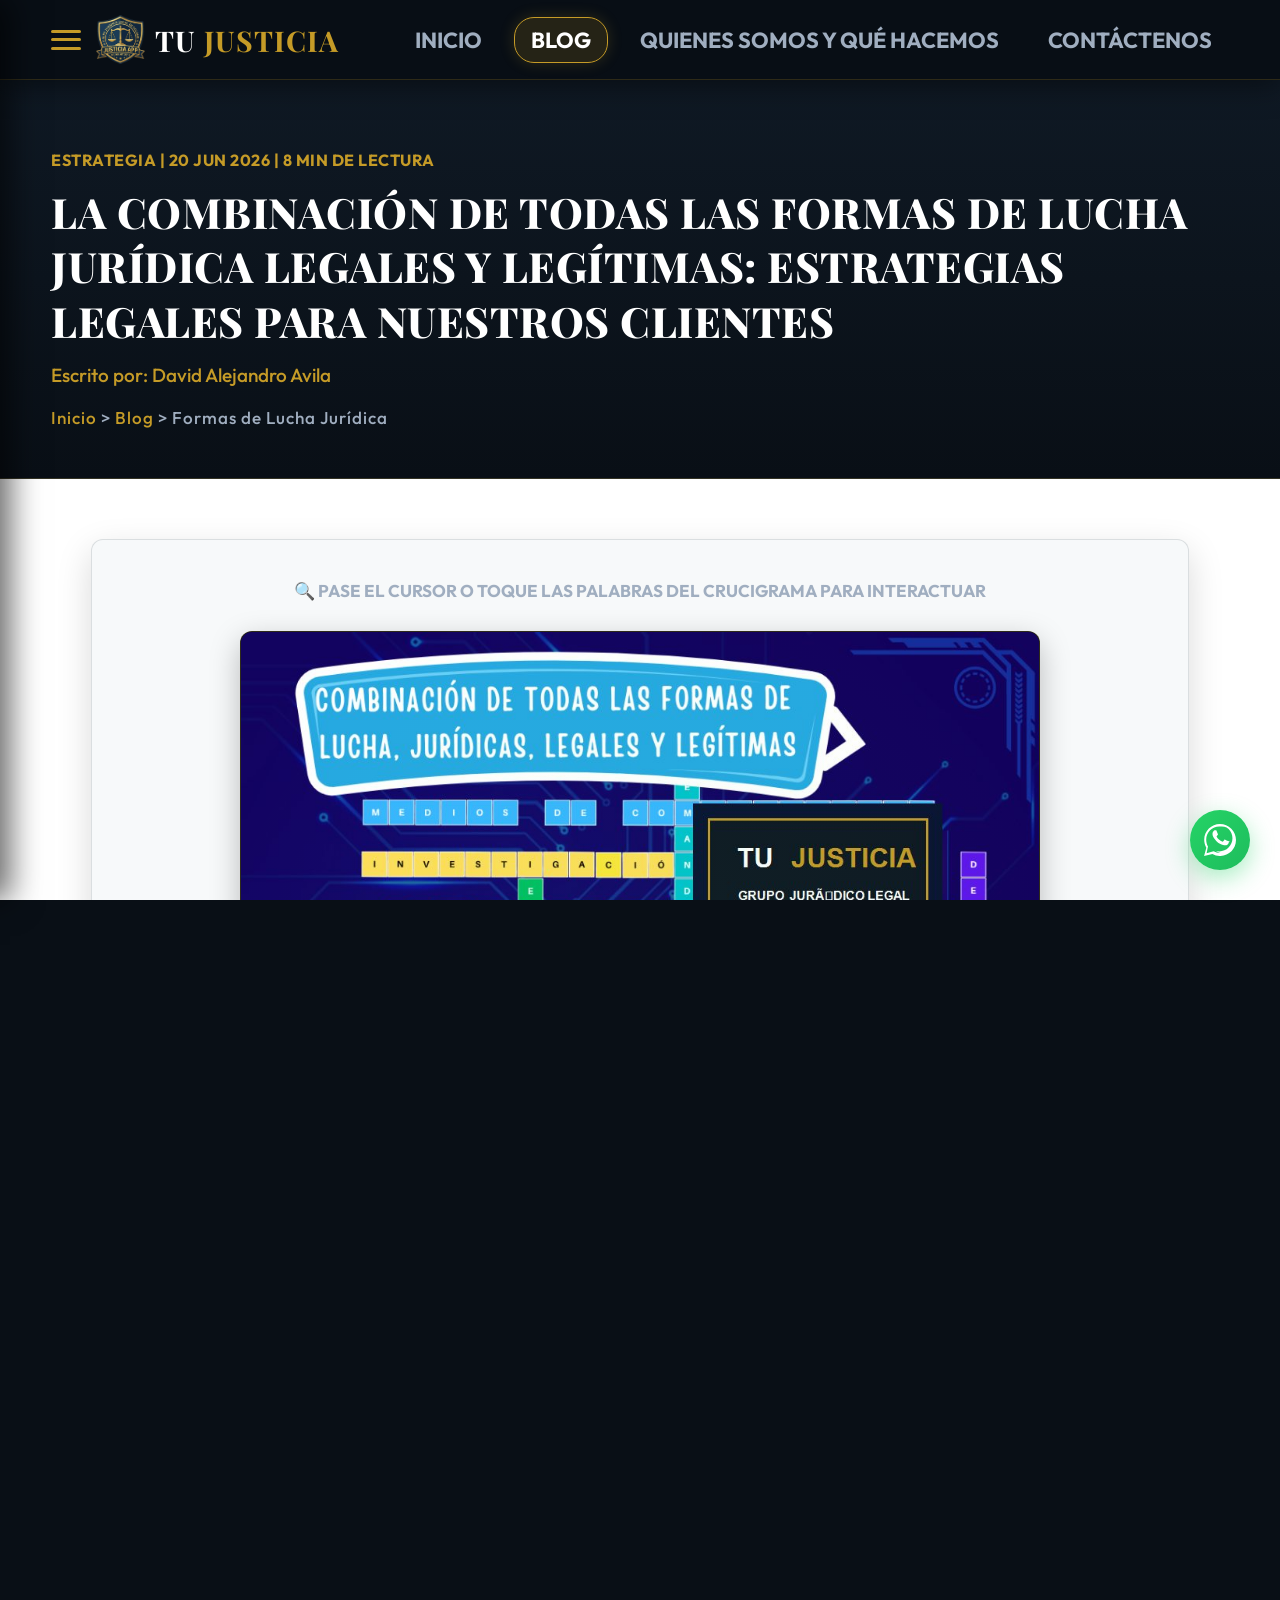
<file: blog-estrategias-legales.html>
<!DOCTYPE html>
<html lang="es">
<head>
  <meta charset="UTF-8">
  <meta name="viewport" content="width=device-width, initial-scale=1.0">
  <meta name="description" content="Estrategias jurídicas de Tu Justicia (Grupo Jurídico Legal de Colombia SAS). Litigio, mediación, arbitraje, negociación y defensa penal integral en Colombia.">
  <title>Combinación de Formas de Lucha Jurídica - Tu Justicia</title>
  <link rel="stylesheet" href="css/styles.css">
  <link rel="icon" type="image/png" href="assets/logo_triangular.png">
  <link rel="shortcut icon" type="image/png" href="assets/logo_triangular.png">
  <style>
    .blog-post-content {
      font-size: 1.1rem;
      line-height: 1.8;
      font-weight: 400;
      color: #2d3748;
    }
    
    .blog-post-content p {
      margin-bottom: 25px;
    }
    
    .blog-post-content h2 {
      font-size: 1.8rem;
      color: #090f16;
      margin-top: 45px;
      margin-bottom: 20px;
      border-left: 4px solid var(--accent-gold);
      padding-left: 15px;
      font-family: var(--font-headers);
    }
    
    .blog-post-content h3 {
      font-size: 1.35rem;
      color: #090f16;
      margin-top: 30px;
      margin-bottom: 15px;
      font-weight: 700;
    }
    
    .blog-post-content ul, .blog-post-content ol {
      margin-left: 25px;
      margin-bottom: 25px;
      display: flex;
      flex-direction: column;
      gap: 12px;
    }
    
    .blog-post-content li {
      color: #2d3748;
    }
    
    .blog-post-content strong {
      color: #090f16;
      font-weight: 700;
    }
    
    .post-image-container {
      width: 100%;
      max-width: 800px;
      margin: 30px auto;
      border: 1px solid rgba(15, 25, 36, 0.12);
      border-radius: 12px;
      overflow: hidden;
      box-shadow: 0 10px 25px rgba(0, 0, 0, 0.1);
    }
    
    .post-image-container img {
      width: 100%;
      height: auto;
      display: block;
    }
    
    .post-quote {
      font-style: italic;
      border-left: 3px solid var(--accent-gold);
      padding: 15px 25px;
      margin: 35px 0;
      background-color: #f7f9fa;
      color: #090f16;
      border-radius: 0 8px 8px 0;
    }
  </style>
</head>
<body>

  <div class="app-container">
    <div class="sidebar-overlay" id="sidebar-overlay"></div>

    <!-- NAVBAR SUPERIOR -->
    <header class="navbar">
      <div class="nav-left">
        <button class="hamburger-btn" id="hamburger-btn" aria-label="Abrir menú de navegación">
          <span></span>
          <span></span>
          <span></span>
        </button>
        <div class="nav-logo">
          <img src="assets/logo_escudo.png" alt="Escudo Tu Justicia">
          <span class="nav-brand">TU <span>JUSTICIA</span></span>
        </div>
      </div>
      <nav class="nav-links">
        <a href="index.html" class="nav-item">INICIO</a>
        <a href="blog.html" class="nav-item active">BLOG</a>
        <a href="quienes-somos.html" class="nav-item">QUIENES SOMOS Y QUÉ HACEMOS</a>
        <a href="contacto.html" class="nav-item">CONTÁCTENOS</a>
      </nav>
    </header>

    <!-- MENÚ LATERAL -->
    <aside class="sidebar" id="sidebar">
      <div>
        <div class="sidebar-top-nav">
          <h2 class="sidebar-title">Navegación</h2>
          <ul class="sidebar-menu" style="margin-bottom: 20px;">
            <li class="sidebar-item"><a href="index.html">Inicio</a></li>
            <li class="sidebar-item active"><a href="blog.html">Blog</a></li>
            <li class="sidebar-item"><a href="quienes-somos.html">Quiénes Somos y Qué Hacemos</a></li>
            <li class="sidebar-item"><a href="contacto.html">Contáctenos</a></li>
          </ul>
        </div>
        
        <h2 class="sidebar-title">Servicios y Artículos</h2>
        <ul class="sidebar-menu">
          <li class="sidebar-item"><a href="administracion-inmuebles.html">Administración de Inmuebles</a></li>
          <li class="sidebar-item"><a href="blogs-articulos.html">Blogs y Articulos</a></li>
          <li class="sidebar-item"><a href="caso-mikhail-krasnov.html">Caso Mikhail Krasnov</a></li>
          <li class="sidebar-item"><a href="derecho-administrativo.html">Derecho Administrativo</a></li>
          <li class="sidebar-item"><a href="derecho-comercial.html">Derecho Comercial</a></li>
        </ul>
      </div>
      <div class="sidebar-footer">
        <p>Tu Justicia &copy; 2026</p>
        <p style="font-size: 0.65rem; color: var(--accent-gold); margin-top: 5px;">NIT. 901.487.297-9</p>
      </div>
    </aside>

    <!-- CONTENIDO PRINCIPAL -->
    <main>
      <!-- Cabecera de Página (Fondo Azul) -->
      <header class="page-header section-blue" style="text-align: left;">
        <div class="article-meta">Estrategia | 20 Jun 2026 | 8 min de lectura</div>
        <h1 class="page-title" style="font-size: 2.2rem; line-height: 1.3; margin-top: 10px;">
          LA COMBINACIÓN DE TODAS LAS FORMAS DE LUCHA JURÍDICA LEGALES Y LEGÍTIMAS: ESTRATEGIAS LEGALES PARA NUESTROS CLIENTES
        </h1>
        <p style="margin-top: 15px; color: var(--accent-gold); font-weight: 500;">
          Escrito por: David Alejandro Avila
        </p>
        <div class="page-breadcrumb" style="margin-top: 20px;">
          <a href="index.html">Inicio</a> &gt; <a href="blog.html">Blog</a> &gt; <span>Formas de Lucha Jurídica</span>
        </div>
      </header>

      <!-- Cuerpo de Página (Fondo Blanco) -->
      <section class="section-white" style="flex-grow: 1; width: 100%;">
        <div class="page-content-wrapper">
          <div class="article-card">
            
            <!-- Portada Animada e Interactiva del Crucigrama -->
            <div style="text-align: center; color: var(--text-gray); font-size: 0.9rem; font-weight: bold; text-transform: uppercase; margin-bottom: 10px;">
              🔍 Pase el cursor o toque las palabras del crucigrama para interactuar
            </div>
            
            <div class="crossword-interactive-container">
              <!-- Animación del fondo tecnológico -->
              <div class="crossword-circuit-glow"></div>
              
              <!-- Imagen del Crucigrama -->
              <img src="assets/blog_estrategias_header.jpg" alt="Mapa estratégico de la lucha jurídica y legal en Colombia" class="crossword-bg-img" id="crossword-img">
              
              <!-- Hotspots Absolutos mapeados en base a porcentajes sobre la imagen -->
              <!-- 1. Medios de Comunicación (Fila Superior) -->
              <div class="crossword-hotspot" style="top: 20%; left: 16%; width: 18%; height: 4%;" data-id="medios-comunicacion"></div>
              <!-- 2. Investigación -->
              <div class="crossword-hotspot" style="top: 27%; left: 15%; width: 28%; height: 4%;" data-id="investigacion"></div>
              <!-- 3. Inteligencia -->
              <div class="crossword-hotspot" style="top: 33.5%; left: 19%; width: 21%; height: 4%;" data-id="inteligencia"></div>
              <!-- 4. Lucha (Vertical izquierda) -->
              <div class="crossword-hotspot" style="top: 70%; left: 24.5%; width: 4%; height: 18%;" data-id="lucha"></div>
              <!-- 5. Mediación -->
              <div class="crossword-hotspot" style="top: 40.5%; left: 64%; width: 29%; height: 4%;" data-id="mediacion"></div>
              <!-- 6. Procesos -->
              <div class="crossword-hotspot" style="top: 47%; left: 38%; width: 36%; height: 4%;" data-id="procesos"></div>
              <!-- 7. Constitucionales -->
              <div class="crossword-hotspot" style="top: 54%; left: 41%; width: 53%; height: 4%;" data-id="constitucionales"></div>
              <!-- 8. Veeduría -->
              <div class="crossword-hotspot" style="top: 67%; left: 12%; width: 21%; height: 4%;" data-id="veeduria"></div>
              <!-- 9. Jueces -->
              <div class="crossword-hotspot" style="top: 67%; left: 48%; width: 16%; height: 4%;" data-id="jueces"></div>
              <!-- 10. Redes -->
              <div class="crossword-hotspot" style="top: 80.5%; left: 41.5%; width: 13%; height: 4%;" data-id="redes"></div>
              <!-- 11. Estado (Vertical Centro) -->
              <div class="crossword-hotspot" style="top: 77.5%; left: 54.5%; width: 4%; height: 18%;" data-id="estado"></div>
              <!-- 12. Denuncias (Vertical Derecha) -->
              <div class="crossword-hotspot" style="top: 27.5%; left: 90%; width: 4%; height: 26%;" data-id="denuncias"></div>
            </div>
            
            <!-- Caja de explicación dinámica del crucigrama (Neuromarketing interactivo) -->
            <div class="crossword-explanation-box" id="crossword-explanation">
              <div class="crossword-exp-title" id="exp-title">
                ⚖️ Fórmulas y Estrategias del Crucigrama Legal
              </div>
              <div class="crossword-exp-text" id="exp-text">
                Pase el cursor por las palabras del crucigrama arriba (o haga clic en ellas si está en móvil) para revelar cómo integramos cada área en una defensa legal insuperable de sus intereses.
              </div>
            </div>

            <div class="blog-post-content">
              <p>
                En el <strong>Grupo Jurídico Legal de Colombia SAS</strong>, en Alianza con la firma <strong>Tu Justicia</strong>, entendemos que cada caso es único y requiere una estrategia jurídica personalizada. Nuestra misión es proporcionar a nuestros clientes una defensa robusta y efectiva, combinando diversas formas de lucha jurídica legítimas y legales para asegurar los mejores resultados posibles.
              </p>
              
              <p>
                A continuación, presentamos en detalle las estrategias legales que proponemos y ejecutamos para la protección integral de nuestros clientes:
              </p>

              <!-- 1. Litigio -->
              <div class="strategy-list-item" data-id="lucha">
                <h2>1. Litigio y Resolución Judicial</h2>
                <p>
                  El litigio es una de las formas más tradicionales y contundentes de resolver disputas legales. Este proceso implica llevar un caso ante la Rama Judicial para que un juez decida el resultado con base en derecho. Nuestra experiencia en litigio nos permite representar a nuestros clientes de manera eficaz en una amplia variedad de asuntos, desde complejas disputas comerciales, casos de responsabilidad civil contractual y extracontractual, demandas laborales, denuncias penales ante la Fiscalía, demandas contencioso-administrativas contra el Estado, acciones de tutela y divorcios.
                </p>
              </div>

              <!-- Imagen Interna 1 -->
              <div class="post-image-container">
                <img src="assets/blog_estrategias_1.jpg" alt="Litigio y defensa en estrados judiciales en Colombia - Tu Justicia">
              </div>

              <!-- 2. Mediación -->
              <div class="strategy-list-item" data-id="mediacion">
                <h2>2. Mediación y Métodos Alternativos de Solución de Conflictos (MASC)</h2>
                <p>
                  La mediación es un proceso de resolución de conflictos en el que un tercero neutral (el mediador) ayuda a las partes a llegar a un acuerdo mutuamente aceptable y con plenos efectos de cosa juzgada. Esta forma de lucha jurídica es particularmente útil en casos donde las partes buscan mantener una relación comercial, laboral o familiar constructiva en el futuro. Es voluntaria, confidencial, mucho más rápida y considerablemente menos costosa que acudir a un juicio civil ordinario.
                </p>
              </div>

              <!-- 3. Arbitraje -->
              <div class="strategy-list-item" data-id="jueces">
                <h2>3. Arbitraje y Tribunales de Decisión Rápida</h2>
                <p>
                  El arbitraje es un proceso en el que las partes en disputa acuerdan someter su conflicto a uno o varios árbitros independientes, cuya decisión (denominada laudo arbitral) es vinculante y equivalente a una sentencia judicial. A diferencia del litigio tradicional, el arbitraje ofrece mayor flexibilidad en reglas de procedimiento y plazos estrictos de finalización. En nuestra firma contamos con sólida experiencia en arbitraje comercial nacional, permitiéndonos defender litigios de gran cuantía de manera técnica y rápida.
                </p>
              </div>

              <!-- 4. Negociación -->
              <div class="strategy-list-item" data-id="procesos">
                <h2>4. Negociación y Transacciones Estratégicas</h2>
                <p>
                  La negociación directa es la base fundamental para resolver disputas de forma óptima sin la intervención de jueces o árbitros. Mediante el uso de técnicas modernas de persuasión legal y análisis de riesgo, nuestros abogados representan a los clientes para llegar a contratos de transacción. Esto extingue las obligaciones en conflicto y garantiza soluciones seguras en tiempos reducidos, logrando que el cliente minimice pérdidas y proteja su caja.
                </p>
              </div>

              <!-- Imagen Interna 2 -->
              <div class="post-image-container">
                <img src="assets/blog_estrategias_2.jpg" alt="Acuerdos contractuales y negociación legal - Grupo Jurídico Legal de Colombia">
              </div>

              <!-- 5. Consultoría Preventiva -->
              <div class="strategy-list-item" data-id="inteligencia">
                <h2>5. Consultoría Jurídica Preventiva (Compliance e Inteligencia Legal)</h2>
                <p>
                  Evitar el conflicto antes de que nazca es la inversión jurídica más rentable. Diseñamos esquemas de blindaje preventivo mediante auditorías de cumplimiento normativo, redacción estratégica de contratos y minutas a la medida, y la estructuración de políticas operativas corporativas. Esto minimiza el riesgo de que la empresa sea demandada por proveedores, clientes o empleados, manteniendo el patrimonio a salvo de contingencias legales imprevistas.
                </p>
              </div>

              <!-- 6. Defensa Penal -->
              <div class="strategy-list-item" data-id="denuncias">
                <h2>6. Defensa Penal y Acompañamiento en Investigaciones</h2>
                <p>
                  En casos donde nuestros clientes enfrentan investigaciones o acusaciones de carácter penal ante la Fiscalía General de la Nación, estructuramos una defensa técnica e inquebrantable. Acompañamos desde las audiencias preliminares de control de garantías, aportando elementos materiales probatorios, peritajes técnicos y análisis forenses para desvirtuar la responsabilidad penal o proteger la libertad del procesado en todas las instancias de juzgamiento.
                </p>
              </div>

              <!-- 7. Acciones Colectivas -->
              <div class="strategy-list-item" data-id="estado">
                <h2>7. Acciones Colectivas (Acciones Populares y de Grupo)</h2>
                <p>
                  Las acciones populares y de grupo permiten que múltiples personas afectadas por un mismo hecho dañoso (por ejemplo, cláusulas abusivas masivas en servicios financieros, daños ambientales, o fallas en infraestructura de constructoras) unan sus esfuerzos en una sola demanda. Representamos a colectivos de ciudadanos para equilibrar la balanza frente a grandes corporaciones y entidades públicas, logrando indemnizaciones colectivas ejemplares.
                </p>
              </div>

              <!-- Imagen Interna 3 -->
              <div class="post-image-container">
                <img src="assets/blog_estrategias_3.jpg" alt="Defensa de los derechos constitucionales y acciones colectivas en Colombia">
              </div>

              <!-- 8. Derechos Constitucionales -->
              <div class="strategy-list-item" data-id="constitucionales">
                <h2>8. Derechos Constitucionales y Defensa de Derechos Fundamentales</h2>
                <p>
                  Especialistas en la interposición de mecanismos constitucionales en Colombia. Defendemos los derechos fundamentales al debido proceso, la salud, el mínimo vital, y la igualdad de nuestros clientes por medio de la <strong>Acción de Tutela</strong>, incidentes de desacato, acciones populares, e interposición de recursos ante el Sistema Interamericano de Derechos Humanos. Garantizamos que el poder judicial de inmediato restablezca el imperio de la Constitución.
                </p>
              </div>

              <!-- 9. Conflictos Laborales -->
              <div class="strategy-list-item" data-id="redes">
                <h2>9. Resolución de Conflictos Laborales y Conciliaciones</h2>
                <p>
                  Los conflictos obrero-patronales pueden paralizar una empresa o arruinar el sustento de un trabajador. Estructuramos procesos de negociación laboral colectiva y de conciliación ante inspectores de trabajo. Si no hay acuerdo, representamos de forma contundente en juicios laborales ordinarios para reclamar prestaciones, indemnizaciones por despido injustificado, fuero de maternidad o salud, y el correcto pago de la seguridad social.
                </p>
              </div>

              <!-- 10. Derecho Administrativo -->
              <div class="strategy-list-item" data-id="estado">
                <h2>10. Derecho Administrativo y Acciones contra el Estado</h2>
                <p>
                  El derecho administrativo regula la relación de los ciudadanos y empresas frente a las alcaldías, superintendencias y ministerios. Asesoramos en la obtención de licencias, impugnación de actos administrativos sancionatorios dictados por entidades de control, defensa ante cobros coactivos injustificados, y la estructuración de demandas de reparación directa y de nulidad y restablecimiento del derecho.
                </p>
              </div>

              <!-- 11. Acciones ante los Medios de Comunicación -->
              <div class="strategy-list-item" data-id="medios-comunicacion">
                <h2>11. Acciones ante los Medios de Comunicación y Reputación Corporativa</h2>
                <p>
                  En casos de alto impacto público, la batalla no solo se libra en los despachos judiciales, sino también ante la opinión pública. Diseñamos estrategias de comunicación jurídica, redacción de comunicados de prensa institucionales, y gestión de crisis ante redes de información masiva para evitar la afectación de la honra, el buen nombre o el valor de la marca del cliente. Aseguramos que la perspectiva técnica del caso sea escuchada con objetividad por los medios.
                </p>
              </div>

              <!-- 12. Veeduría Judicial -->
              <div class="strategy-list-item" data-id="veeduria">
                <h2>12. Veeduría y Saneamiento de las Actuaciones de los Administradores de Justicia</h2>
                <p>
                  La veeduría permanente garantiza la transparencia judicial. Vigilamos estrechamente cada providencia de los juzgados. Ante irregularidades o dilaciones injustificadas (mora judicial), interponemos quejas disciplinarias ante la Comisión Nacional de Disciplina Judicial, solicitudes de vigilancia administrativa ante los Consejos de la Judicatura, o recusaciones, saneando el proceso para evitar la vulneración del debido proceso.
                </p>
              </div>

              <div class="post-quote">
                <strong>Conclusión:</strong> En el <strong>Grupo Jurídico Legal de Colombia SAS</strong> combinamos el litigio formal, el arbitraje ágil, las metodologías MASC de concertación y las herramientas constitucionales para estructurar un blindaje legal inexpugnable.
              </div>

              <!-- BLOQUE DE LLAMADA A LA ACCIÓN (CTA WHATSAPP) -->
              <div class="blog-whatsapp-cta">
                <h3>¿Necesita una Estrategia Legal Efectiva para su Caso?</h3>
                <p>
                  Permita que un equipo de abogados expertos estructure la combinación de formas de lucha jurídica necesarias para ganar su proceso. Hable de forma directa con la abogada Jessica Lorena Ramírez a través de WhatsApp.
                </p>
                <a href="https://wa.me/573144414870?text=Hola%20Jessica%20Lorena.%20Estoy%20interesado%20en%20una%20Asesor%C3%ADa%20y%20Representaci%C3%B3n%20Jur%C3%ADdica.%20Por%20favor%20dame%20m%C3%A1s%20informaci%C3%B3n.%20Vengo%20de%20tujusticia.org" target="_blank" class="btn-whatsapp-cta">
                  Asesoría Gratuita por WhatsApp
                </a>
              </div>

              <div style="text-align: center; margin-top: 40px; margin-bottom: 20px;">
                <p style="color: var(--accent-gold); font-size: 1.15rem; font-weight: 700; text-transform: uppercase; letter-spacing: 1px;">
                  VE A NUESTRO MEJOR LITIGIO DE ÉXITO:
                </p>
                <p style="color: var(--text-gray); font-size: 0.95rem; margin-top: 10px;">
                  Conozca cómo logramos defender la legitimidad y estabilidad institucional en el sonado caso de defensa de la alcaldía de Mikhail Krasnov.
                </p>
                <a href="caso-mikhail-krasnov.html" class="btn-gold" style="margin-top: 15px;">Ver Caso de Éxito</a>
              </div>

            </div>
          </div>
        </div>
      </section>

      <!-- SECCIÓN: ENTRADAS RELACIONADAS -->
      <section class="related-posts-section">
        <div class="related-posts-container">
          <h2 class="related-posts-title">Entradas relacionadas</h2>
          <div class="related-posts-grid">
            
            <!-- Entrada 1: Incumplimiento Constructora -->
            <div class="related-post-card">
              <div class="related-post-img-container">
                <img src="assets/blog_constructora_header.jpg" alt="Incumplimiento de Constructora en Colombia">
              </div>
              <div class="related-post-body">
                <h3 class="related-post-card-title"><a href="blog-constructora-no-cumple.html">¿QUÉ HACER CUANDO LA CONSTRUCTORA NO CUMPLE CON LA ENTREGA DE TU VIVIENDA?</a></h3>
                <div class="related-post-card-date">enero 5, 2025</div>
              </div>
            </div>

            <!-- Entrada 2: Recupere Inmueble -->
            <div class="related-post-card">
              <div class="related-post-img-container">
                <img src="assets/blog_recupere_header.jpg" alt="Estrategia contra inquilinos incumplidos">
              </div>
              <div class="related-post-body">
                <h3 class="related-post-card-title"><a href="blog-recupere-su-inmueble.html">RECUPERE SU INMUEBLE Y SU DINERO: LA ESTRATEGIA DEFINITIVA CONTRA INQUILINOS INCUMPLIDOS</a></h3>
                <div class="related-post-card-date">septiembre 5, 2025</div>
              </div>
            </div>

            <!-- Entrada 3: Pensionarse -->
            <div class="related-post-card">
              <div class="related-post-img-container">
                <img src="assets/blog_pension.jpg" alt="¿Está a 10 años de pensionarse?">
              </div>
              <div class="related-post-body">
                <h3 class="related-post-card-title"><a href="#">¿ESTÁ A 10 AÑOS DE PENSIONARSE?</a></h3>
                <div class="related-post-card-date">marzo 26, 2026</div>
              </div>
            </div>

          </div>
        </div>
      </section>
    </main>

    <!-- FOOTER -->
    <footer class="footer">
      <div class="footer-logo-container">
        <img src="assets/logo_triangular.png" alt="Logo Triangular" class="footer-logo">
      </div>
      <p class="footer-text">
        Consorcio Jurídico Legal enfocado en brindar asesoría y representación de excelencia en Colombia.
        <br>
        <strong>NIT. 901.487.297-9</strong>
      </p>
      <div class="footer-socials">
        <a href="#" class="social-icon">FB</a>
        <a href="#" class="social-icon">TW</a>
        <a href="#" class="social-icon">LN</a>
        <a href="#" class="social-icon">WA</a>
      </div>
      <div class="footer-copy">
        &copy; 2026 TU JUSTICIA. Todos los derechos reservados.
      </div>
    </footer>
  </div>

  <script src="js/main.js"></script>
  <!-- Lógica específica para la animación interactiva del crucigrama -->
  <script>
    document.addEventListener('DOMContentLoaded', () => {
      const hotspots = document.querySelectorAll('.crossword-hotspot');
      const listItems = document.querySelectorAll('.strategy-list-item');
      const expTitle = document.getElementById('exp-title');
      const expText = document.getElementById('exp-text');
      const expBox = document.getElementById('crossword-explanation');

      // Database of explanations for the crossword elements (Neuromarketing Tooltips)
      const explanations = {
        'medios-comunicacion': {
          title: '📢 Acciones ante Medios de Comunicación',
          text: 'Manejo estratégico de la opinión y narrativa pública. Comunicados de prensa y contención de crisis reputacionales.'
        },
        'investigacion': {
          title: '🕵️ Investigación Forense y Probatoria',
          text: 'Recolección técnica e inteligente de evidencias científicas, contractuales y peritajes para blindar la defensa del caso.'
        },
        'inteligencia': {
          title: '🧠 Inteligencia Legal Preventiva',
          text: 'Identificación anticipada de contingencias y estructuración contractual blindada para evitar pleitos y litigios costosos.'
        },
        'lucha': {
          title: '⚖️ Litigio Judicial y Lucha Legal',
          text: 'Defensa activa ante todas las jurisdicciones (civil, laboral, penal, administrativa) y cortes del poder judicial colombiano.'
        },
        'mediacion': {
          title: '🤝 Mediación y Solución Concertada',
          text: 'Tercero neutral que ayuda a acordar soluciones amistosas, con plenos efectos de cosa juzgada en plazos mínimos.'
        },
        'procesos': {
          title: '📋 Gestión y Negociación de Procesos',
          text: 'Transacciones y acuerdos directos para finiquitar obligaciones litigiosas de forma rápida y favorable al cliente.'
        },
        'constitucionales': {
          title: '📜 Acciones Constitucionales (Tutelas)',
          text: 'Defensa inmediata de sus derechos fundamentales ( debido proceso, salud, igualdad) vulnerados por autoridades o particulares.'
        },
        'veeduria': {
          title: '🔎 Veeduría del Saneamiento Judicial',
          text: 'Supervisión constante de los juzgados para sancionar y evitar demoras indebidas o abusos de los administradores de justicia.'
        },
        'jueces': {
          title: '🏛️ Arbitraje y Fallo Arbitral',
          text: 'Uso de tribunales de arbitramento para dirimir disputas comerciales de gran cuantía con jueces privados de alta especialidad.'
        },
        'redes': {
          title: '🌐 Conflictos Laborales y Acuerdos Colectivos',
          text: 'Gestión ante inspectores de trabajo y representación en demandas del trabajo para restablecer el equilibrio contractual.'
        },
        'estado': {
          title: '🏛️ Acciones contra el Estado (Derecho Administrativo)',
          text: 'Defensa patrimonial ante abusos, sanciones, cobros coactivos o decisiones perjudiciales tomadas por el sector estatal.'
        },
        'denuncias': {
          title: '🚨 Defensa Penal y Juicios de Garantía',
          text: 'Estrategia inquebrantable de defensa penal ante fiscalías y jueces para proteger la libertad y derechos fundamentales.'
        }
      };

      const selectElement = (id) => {
        // Clear active classes
        hotspots.forEach(h => h.classList.remove('active'));
        listItems.forEach(li => li.classList.remove('active'));

        const data = explanations[id];
        if (data) {
          expTitle.innerHTML = data.title;
          expText.innerHTML = data.text;
          expBox.classList.add('active');

          // Highlight hotspots and list elements
          const matchingHotspot = document.querySelector(`.crossword-hotspot[data-id="${id}"]`);
          if (matchingHotspot) matchingHotspot.classList.add('active');

          const matchingListItem = document.querySelector(`.strategy-list-item[data-id="${id}"]`);
          if (matchingListItem) {
            matchingListItem.classList.add('active');
          }
        }
      };

      // Hover and Click events for hotspots
      hotspots.forEach(hotspot => {
        const id = hotspot.getAttribute('data-id');
        hotspot.addEventListener('mouseenter', () => selectElement(id));
        hotspot.addEventListener('click', (e) => {
          e.preventDefault();
          selectElement(id);
          // Scroll smoothly to list item if exists
          const targetItem = document.querySelector(`.strategy-list-item[data-id="${id}"]`);
          if (targetItem) {
            targetItem.scrollIntoView({ behavior: 'smooth', block: 'center' });
          }
        });
      });

      // Hover events for strategy list items
      listItems.forEach(item => {
        const id = item.getAttribute('data-id');
        item.addEventListener('mouseenter', () => {
          selectElement(id);
        });
      });
    });
  </script>
</body>
</html>
</file>
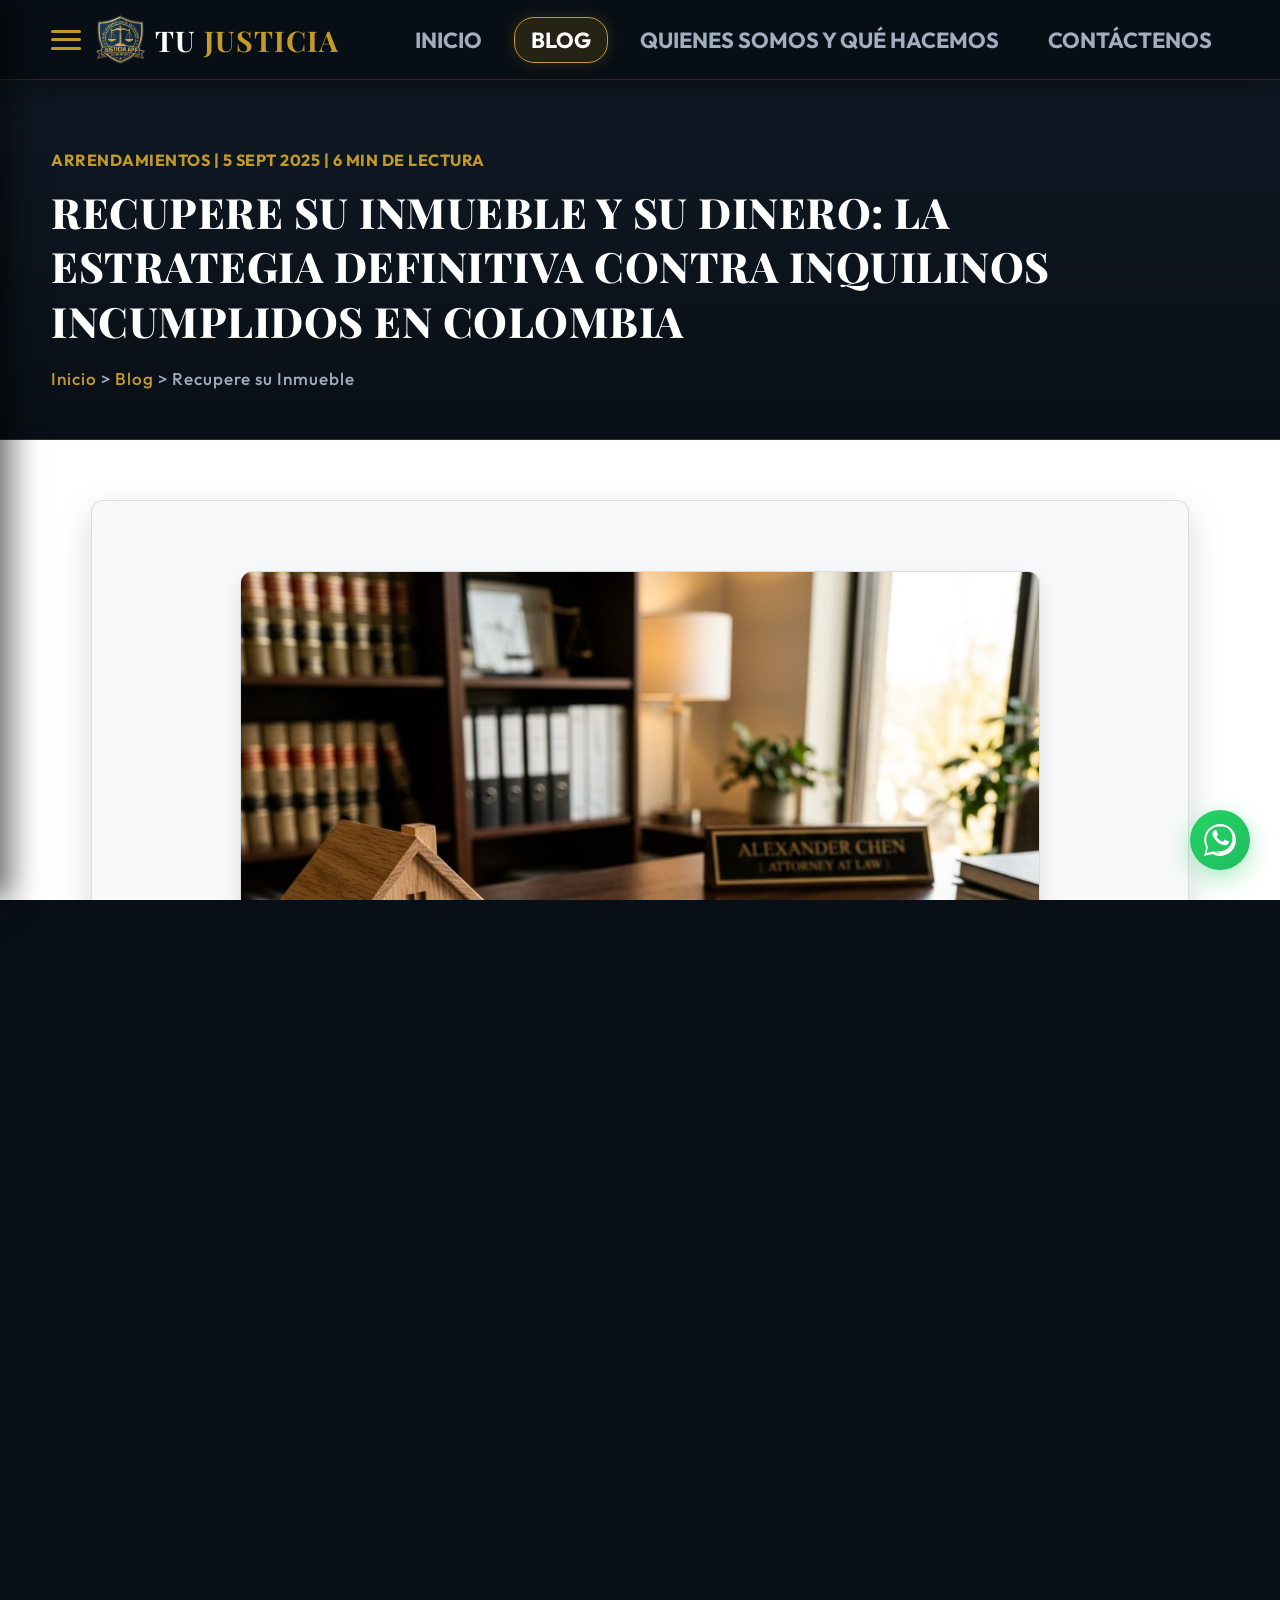
<file: blog-recupere-su-inmueble.html>
<!DOCTYPE html>
<html lang="es">
<head>
  <meta charset="UTF-8">
  <meta name="viewport" content="width=device-width, initial-scale=1.0">
  <meta name="description" content="Aprenda cómo recuperar su inmueble y dinero frente a inquilinos incumplidos en Colombia. Guía legal y estratégica de la mano de expertos.">
  <title>Recupere su Inmueble y su Dinero - Tu Justicia</title>
  <link rel="stylesheet" href="css/styles.css">
  <link rel="icon" type="image/png" href="assets/logo_triangular.png">
  <link rel="shortcut icon" type="image/png" href="assets/logo_triangular.png">
  <style>
    .blog-post-content {
      font-size: 1.1rem;
      line-height: 1.8;
      font-weight: 400;
      color: #2d3748;
    }
    
    .blog-post-content p {
      margin-bottom: 25px;
    }
    
    .blog-post-content h2 {
      font-size: 1.8rem;
      color: #090f16;
      margin-top: 45px;
      margin-bottom: 20px;
      border-left: 4px solid var(--accent-gold);
      padding-left: 15px;
      font-family: var(--font-headers);
    }
    
    .blog-post-content h3 {
      font-size: 1.35rem;
      color: #090f16;
      margin-top: 30px;
      margin-bottom: 15px;
      font-weight: 700;
    }
    
    .blog-post-content ul, .blog-post-content ol {
      margin-left: 25px;
      margin-bottom: 25px;
      display: flex;
      flex-direction: column;
      gap: 12px;
    }
    
    .blog-post-content li {
      color: #2d3748;
    }
    
    .blog-post-content strong {
      color: #090f16;
      font-weight: 700;
    }
    
    .post-image-container {
      width: 100%;
      max-width: 800px;
      margin: 30px auto;
      border: 1px solid rgba(15, 25, 36, 0.12);
      border-radius: 12px;
      overflow: hidden;
      box-shadow: 0 10px 25px rgba(0, 0, 0, 0.1);
    }
    
    .post-image-container img {
      width: 100%;
      height: auto;
      display: block;
    }
    
    .post-quote {
      font-style: italic;
      border-left: 3px solid var(--accent-gold);
      padding: 15px 25px;
      margin: 35px 0;
      background-color: #f7f9fa;
      color: #090f16;
      border-radius: 0 8px 8px 0;
    }
  </style>
</head>
<body>

  <div class="app-container">
    <div class="sidebar-overlay" id="sidebar-overlay"></div>

    <!-- NAVBAR SUPERIOR -->
    <header class="navbar">
      <div class="nav-left">
        <button class="hamburger-btn" id="hamburger-btn" aria-label="Abrir menú de navegación">
          <span></span>
          <span></span>
          <span></span>
        </button>
        <div class="nav-logo">
          <img src="assets/logo_escudo.png" alt="Escudo Tu Justicia">
          <span class="nav-brand">TU <span>JUSTICIA</span></span>
        </div>
      </div>
      <nav class="nav-links">
        <a href="index.html" class="nav-item">INICIO</a>
        <a href="blog.html" class="nav-item active">BLOG</a>
        <a href="quienes-somos.html" class="nav-item">QUIENES SOMOS Y QUÉ HACEMOS</a>
        <a href="contacto.html" class="nav-item">CONTÁCTENOS</a>
      </nav>
    </header>

    <!-- MENÚ LATERAL -->
    <aside class="sidebar" id="sidebar">
      <div>
        <!-- Enlaces de Navegación Principal (Visibles solo en móvil) -->
        <div class="sidebar-top-nav">
          <h2 class="sidebar-title">Navegación</h2>
          <ul class="sidebar-menu" style="margin-bottom: 20px;">
            <li class="sidebar-item"><a href="index.html">Inicio</a></li>
            <li class="sidebar-item active"><a href="blog.html">Blog</a></li>
            <li class="sidebar-item"><a href="quienes-somos.html">Quiénes Somos y Qué Hacemos</a></li>
            <li class="sidebar-item"><a href="contacto.html">Contáctenos</a></li>
          </ul>
        </div>
        
        <h2 class="sidebar-title">Servicios y Artículos</h2>
        <ul class="sidebar-menu">
          <li class="sidebar-item"><a href="administracion-inmuebles.html">Administración de Inmuebles</a></li>
          <li class="sidebar-item"><a href="blogs-articulos.html">Blogs y Articulos</a></li>
          <li class="sidebar-item"><a href="caso-mikhail-krasnov.html">Caso Mikhail Krasnov</a></li>
          <li class="sidebar-item"><a href="derecho-administrativo.html">Derecho Administrativo</a></li>
          <li class="sidebar-item"><a href="derecho-comercial.html">Derecho Comercial</a></li>
        </ul>
      </div>
      <div class="sidebar-footer">
        <p>Tu Justicia &copy; 2026</p>
        <p style="font-size: 0.65rem; color: var(--accent-gold); margin-top: 5px;">NIT. 901.487.297-9</p>
      </div>
    </aside>

    <!-- CONTENIDO PRINCIPAL -->
    <main>
      <!-- Cabecera de Página (Fondo Azul) -->
      <header class="page-header section-blue" style="text-align: left;">
        <div class="article-meta">Arrendamientos | 5 Sept 2025 | 6 min de lectura</div>
        <h1 class="page-title" style="font-size: 2.2rem; line-height: 1.3; margin-top: 10px;">
          RECUPERE SU INMUEBLE Y SU DINERO: LA ESTRATEGIA DEFINITIVA CONTRA INQUILINOS INCUMPLIDOS EN COLOMBIA
        </h1>
        <div class="page-breadcrumb" style="margin-top: 20px;">
          <a href="index.html">Inicio</a> &gt; <a href="blog.html">Blog</a> &gt; <span>Recupere su Inmueble</span>
        </div>
      </header>

      <!-- Cuerpo de Página (Fondo Blanco) -->
      <section class="section-white" style="flex-grow: 1; width: 100%;">
        <div class="page-content-wrapper">
          <div class="article-card">
            
            <!-- Imagen de Cabecera (Imagen 3) -->
            <div class="post-image-container">
              <img src="assets/blog_recupere_header.jpg" alt="Te asesoro en el arrendamiento de tu inmueble facil, rapido y seguro">
            </div>

            <div class="blog-post-content">
              <p>
                Sabemos que la experiencia de arrendar un inmueble puede pasar de ser una fuente de ingresos a <strong>UNA VERDADERA PESADILLA</strong> cuando el inquilino <strong>INCUMPLE EL CONTRATO</strong>, dejando de pagar el canon de arrendamiento y negándose a entregar su propiedad. La incertidumbre, la presión de deudas, el estrés y la frustración son sentimientos comunes en estas situaciones.
              </p>
              <p>
                Pero permítanos decirle algo crucial: la ley está de su lado, y existe una ruta clara y efectiva para <strong>RECUPERAR SU INMUEBLE</strong> y todo lo que le adeudan.
              </p>
              <p>
                En la Sociedad Grupo Jurídico Legal de Colombia S.A.S., le brindaremos las herramientas y el conocimiento para transformar su preocupación en una victoria legal, actuando con inteligencia, agilidad y determinación.
              </p>
              <p>
                Este blog es su <strong>GUÍA ESTRATÉGICA</strong> para enfrentar a inquilinos incumplidos en Colombia. Prepárese para entender sus derechos y las acciones legales que le permitirán restablecer el orden y proteger su patrimonio.
              </p>

              <h2>El Marco Legal que Protege su Inversión en Colombia</h2>
              <p>
                En Colombia, las relaciones de arrendamiento están reguladas por un marco legal robusto y complejo. Las normativas principales que rigen estas situaciones son:
              </p>
              <ul>
                <li>El <strong>Código Civil</strong>.</li>
                <li>La <strong>Ley 820 de 2003</strong>, específicamente diseñada para proteger tanto a arrendadores como a arrendatarios en contratos de vivienda urbana.</li>
                <li>El <strong>Código General del Proceso (Ley 1564 de 2012)</strong>, que establece los procedimientos judiciales para la restitución de inmuebles.</li>
                <li>Además, el <strong>Código de Comercio</strong> se aplica a situaciones específicas como los arrendamientos comerciales.</li>
              </ul>
              <p>
                Contar con el respaldo de un abogado especializado es fundamental no solo para asegurar el cumplimiento de estas leyes, sino para proteger sus intereses y evitar futuras complicaciones.
              </p>

              <h2>Alternativas Estratégicas: Del Acuerdo Amistoso a la Acción Judicial Contundente</h2>
              <p>
                Cuando un inquilino incumple, es vital actuar con estrategia. Existen diferentes caminos, y la elección del más adecuado puede agilizar la solución y minimizar sus pérdidas.
              </p>

              <h3>Paso 1: La Vía Amistosa y Extrajudicial (La Negociación Inteligente)</h3>
              <p>
                Antes de iniciar un proceso judicial, siempre es recomendable intentar un acuerdo. Esta es una fase estratégica donde una comunicación adecuada puede evitar litigios prolongados.
              </p>
              <ol>
                <li><strong>Comunicación Directa y Formal:</strong> Envíe una comunicación escrita de terminación del contrato, indicando claramente la causa del incumplimiento (por ejemplo, falta de pago) y solicitando la entrega voluntaria del inmueble. Aunque no tiene una formalidad especial, es crucial que sea por escrito para que sirva como prueba en un eventual proceso judicial.</li>
                <li><strong>Acuerdo y Conciliación:</strong> Intente un acuerdo directo con el inquilino sobre la fecha de entrega y el pago de las deudas. Si no es posible, acuda a un centro de conciliación, casa de justicia, notaría, defensoría del pueblo o personería municipal. La conciliación no es un requisito obligatorio antes de demandar por restitución, pero puede ser una excelente oportunidad para resolver el conflicto de forma ágil.</li>
              </ol>

              <h3>Paso 2: La Acción Judicial: El Proceso de Restitución de Inmueble Arrendado (La Batalla Decisiva)</h3>
              <p>
                Si el inquilino no entrega voluntariamente el inmueble, es momento de iniciar el <strong>PROCESO DE RESTITUCIÓN DE INMUEBLE ARRENDADO</strong>. Este es un procedimiento judicial especial y expedito diseñado para que usted, como arrendador, <strong>RECUPERE SU PROPIEDAD</strong>.
              </p>
              <p><strong>¿Cuándo se puede iniciar este proceso?</strong> Este proceso puede presentarse en diversas situaciones de incumplimiento:</p>
              <ul>
                <li>Falta de pago de cánones de arrendamiento, servicios públicos o cuotas de administración.</li>
                <li>Vencimiento del contrato sin que el inquilino desocupe voluntariamente.</li>
                <li>Uso indebido del inmueble o subarriendo no autorizado.</li>
                <li>Ocupación sin contrato o tenencia injustificada.</li>
              </ul>

              <p><strong>Requisitos para una Demanda Sólida y Estratégica:</strong> Para que su demanda sea admitida y prospere, debe estar blindada legalmente con la siguiente documentación:</p>
              <ul>
                <li><strong>Contrato de arrendamiento:</strong> Preferiblemente por escrito. Si fue verbal, necesitará pruebas que demuestren la relación contractual, como testimonios, confesiones o copias de recibos de servicios pagados.</li>
                <li><strong>Notificación de terminación:</strong> Si el contrato finalizó por vencimiento del plazo.</li>
                <li><strong>Relación detallada de valores adeudados:</strong> Cánones vencidos, servicios públicos, cuotas de administración, e intereses de mora.</li>
                <li><strong>Pruebas del incumplimiento:</strong> Recibos impagos, reportes, etc.</li>
                <li><strong>Documentos de propiedad del inmueble:</strong> Como el certificado de tradición y libertad.</li>
                <li><strong>Poder debidamente otorgado a su abogado:</strong> Un especialista en derecho inmobiliario es clave.</li>
              </ul>

              <h3>Así se Desarrolla la Estrategia ante el Juzgado:</h3>
              <ol>
                <li><strong>Radicación de la Demanda:</strong> Su abogado presentará la demanda ante el Juez Civil Municipal competente.</li>
                <li><strong>Admisión y Notificación:</strong> El juez admitirá la demanda y ordenará notificar al inquilino para que presente su defensa.</li>
                <li><strong>La Ventaja Estratégica Clave:</strong> Si su demanda se fundamenta en la falta de pago, el inquilino no será oído en el proceso a menos que demuestre haber consignado el valor total adeudado o presente los recibos de pago por los últimos tres periodos. Esta es una poderosa herramienta legal que acelera el proceso. Además, si el demandado no se opone en el término establecido, el juez puede proferir sentencia ordenando la restitución.</li>
                <li><strong>Sentencia y Restitución:</strong> Si la causa es la mora en el pago del arriendo, el proceso es de única instancia, lo que significa que la sentencia es definitiva y no tiene apelación. Si el inquilino no cumple voluntariamente la orden judicial de entrega, el juez puede ordenar el desalojo forzado con apoyo de la fuerza pública.</li>
              </ol>

              <h2>Estrategias Adicionales: Cobro de Deudas e Indemnizaciones (La Recuperación Total)</h2>
              <p>
                Más allá de la recuperación del inmueble, el proceso judicial le permite exigir el pago de diversas sumas de dinero:
              </p>
              <ul>
                <li><strong>Cánones de arrendamiento adeudados:</strong> El juez condenará al inquilino al pago de todos los cánones pendientes hasta la efectiva entrega del inmueble.</li>
                <li><strong>Cláusula Penal:</strong> Si su contrato de arrendamiento incluye una cláusula penal por incumplimiento, el juez puede condenar al inquilino a pagarla. Esta cláusula actúa como una estimación anticipada de los perjuicios. En un caso real, un arrendatario fue condenado a pagar tres cánones de arrendamiento como cláusula penal por su incumplimiento.</li>
                <li><strong>Intereses de mora:</strong> Sobre las sumas adeudadas.</li>
                <li><strong>Daños y Perjuicios (Indemnización):</strong> La ley permite solicitar el pago de los daños ocasionados por el incumplimiento del arrendatario. La cláusula penal es una forma de cuantificar estos perjuicios de antemano.</li>
                <li><strong>Costas Procesales:</strong> El inquilino incumplido será condenado al pago de las costas procesales, que incluyen los gastos del proceso y las agencias en derecho (honorarios del abogado).</li>
              </ul>
              <p>
                <strong>Medidas Cautelares:</strong> Para asegurar el pago de las deudas, su abogado puede solicitar el <strong>EMBARGO Y SECUESTRO</strong> de bienes del inquilino, embargo de cuentas, de vehículos, del salario. Si se solicita esta medida, no será obligatorio intentar la conciliación previa, lo que acelera su acción.
              </p>
              <p>
                <strong>Derecho de Retención del Arrendador:</strong> Usted tiene el derecho de retener los bienes y muebles del inquilino que se encuentren en el inmueble arrendado, hasta que se cancele la deuda. Sin embargo, es fundamental no disponer de artículos personales como ropa o documentos.
              </p>

              <h2>Errores Comunes del Arrendador que debe Evitar (No dé Ventajas al Adversario)</h2>
              <p>
                En el fragor de la desesperación, muchos propietarios cometen errores que pueden costarles el caso o, peor aún, derivar en problemas legales para ellos. Evite a toda costa estas prácticas ilegales:
              </p>
              <ul>
                <li>Cortar servicios públicos (agua, energía).</li>
                <li>Cambiar cerraduras del inmueble.</li>
                <li>Amenazar o acosar al arrendatario.</li>
              </ul>
              <p>
                La única vía segura, legal y efectiva para recuperar su inmueble es el proceso judicial de restitución. Actuar por cuenta propia, fuera de la ley, no solo es contraproducente, sino que puede acarrearle denuncias penales o acciones por <strong>PERTURBACIÓN A LA POSESIÓN</strong>.
              </p>

              <!-- Imagen 5: Justicia Banners -->
              <div class="post-image-container">
                <img src="assets/blog_recupere_justicia.jpg" alt="Justicia y Legalidad en Colombia - Tu Justicia">
              </div>

              <h2>Su Estrategia Ganadora: Actúe con Inteligencia y el Respaldo de Expertos</h2>
              <p>
                Como dice el arte de la guerra, <em>"conoce a tu enemigo y conócete a ti mismo y en cien batallas no correrás jamás peligro"</em>. En el litigio, esto se traduce en conocer la ley, entender el proceso y contar con el mejor equipo.
              </p>
              <p>
                Nuestra firma se especializa en derecho inmobiliario y de arrendamiento, ofreciendo soluciones personalizadas con alta especialización y experiencia. Nos comprometemos a proporcionarle un servicio profesional y efectivo que le ahorrará tiempo, dinero y preocupaciones.
              </p>
              <p>Nuestras ventajas son sus ventajas:</p>
              <ul>
                <li><strong>Profesionalismo y Especialización:</strong> Conocimiento profundo del derecho colombiano y del litigio estratégico.</li>
                <li><strong>Agilidad en los Procesos:</strong> Optimizamos los flujos de trabajo para agilizar al máximo.</li>
                <li><strong>Atención Personalizada y Puntual:</strong> Porque cada caso es único y merece nuestra dedicación.</li>
                <li><strong>Alto Porcentaje de Éxito:</strong> Dirigimos con eficiencia muchos casos al año, con resultados demostrables.</li>
                <li><strong>Honorarios Económicos Ajustados y Facilidades de Pago:</strong> Porque su tranquilidad no tiene que ser una carga financiera adicional.</li>
              </ul>

              <p class="post-quote">
                No permita que UN INQUILINO INCUMPLIDO AMENACE SU PATRIMONIO. Actúe rápidamente una vez se presente el incumplimiento. Conserve todos los documentos del contrato y pagos, serán su mejor evidencia.
              </p>

              <!-- Imagen 4: 4 Pasos -->
              <div class="post-image-container">
                <img src="assets/blog_recupere_pasos.jpg" alt="Te invitamos a contactarnos - 4 Pasos para tu asesoría legal">
              </div>

              <!-- BLOQUE DE LLAMADA A LA ACCIÓN (CTA WHATSAPP) -->
              <div class="blog-whatsapp-cta">
                <h3>¿Problemas con un Inquilino o Contrato de Arrendamiento?</h3>
                <p>
                  No arriesgue su patrimonio ni sus rentas. Reciba asesoría jurídica experta y prioritaria de forma inmediata directamente con nuestra abogada experta Jessica Lorena Ramírez a través de WhatsApp.
                </p>
                <a href="https://wa.me/573144414870?text=Hola%20Jessica%20Lorena.%20Estoy%20interesado%20en%20una%20Asesor%C3%ADa%20y%20Representaci%C3%B3n%20Jur%C3%ADdica.%20Por%20favor%20dame%20m%C3%A1s%20informaci%C3%B3n.%20Vengo%20de%20tujusticia.org" target="_blank" class="btn-whatsapp-cta">
                  Asesoría Gratuita por WhatsApp
                </a>
              </div>

              <div style="text-align: center; margin-top: 40px; margin-bottom: 20px;">
                <p style="color: var(--accent-gold); font-size: 1.15rem; font-weight: 700; text-transform: uppercase; letter-spacing: 1px;">
                  TE INVITAMOS A QUE CONOZCAS NUESTROS SERVICIOS EN ASESORIA JURIDICA
                </p>
                <p style="color: var(--text-gray); font-size: 0.95rem; margin-top: 10px;">
                  Ofrecemos representación integral en derecho inmobiliario, comercial, administrativo y litigios civiles en toda Colombia.
                </p>
                <a href="contacto.html" class="btn-gold" style="margin-top: 15px;">Contáctanos Hoy</a>
              </div>

            </div>

          </div>
        </div>
      </section>

      <!-- SECCIÓN: ENTRADAS RELACIONADAS -->
      <section class="related-posts-section">
        <div class="related-posts-container">
          <h2 class="related-posts-title">Entradas relacionadas</h2>
          <div class="related-posts-grid">
            
            <!-- Entrada 1: Incumplimiento Constructora -->
            <div class="related-post-card">
              <div class="related-post-img-container">
                <img src="assets/blog_constructora_header.jpg" alt="Incumplimiento de Constructora en Colombia">
              </div>
              <div class="related-post-body">
                <h3 class="related-post-card-title"><a href="blog-constructora-no-cumple.html">¿QUÉ HACER CUANDO LA CONSTRUCTORA NO CUMPLE CON LA ENTREGA DE TU VIVIENDA?</a></h3>
                <div class="related-post-card-date">enero 5, 2025</div>
              </div>
            </div>

            <!-- Entrada 2: Estrategias Legales -->
            <div class="related-post-card">
              <div class="related-post-img-container">
                <img src="assets/blog_estrategias_header.jpg" alt="Combinación de todas las formas de lucha jurídica legales y legítimas">
              </div>
              <div class="related-post-body">
                <h3 class="related-post-card-title"><a href="blog-estrategias-legales.html">COMBINACIÓN DE TODAS LAS FORMAS DE LUCHA JURÍDICA LEGALES Y LEGÍTIMAS</a></h3>
                <div class="related-post-card-date">junio 20, 2026</div>
              </div>
            </div>

            <!-- Entrada 3: Control y Manipulación -->
            <div class="related-post-card">
              <div class="related-post-img-container">
                <img src="assets/blog_control_laboral.jpg" alt="Control y Manipulación en el Entorno Laboral">
              </div>
              <div class="related-post-body">
                <h3 class="related-post-card-title"><a href="#">Control y Manipulación en el Entorno Laboral</a></h3>
                <div class="related-post-card-date">abril 3, 2026</div>
              </div>
            </div>

          </div>
        </div>
      </section>

          </div>
        </div>
      </section>
    </main>

    <!-- FOOTER -->
    <footer class="footer">
      <div class="footer-logo-container">
        <img src="assets/logo_triangular.png" alt="Logo Triangular" class="footer-logo">
      </div>
      <p class="footer-text">
        Consorcio Jurídico Legal enfocado en brindar asesoría y representación de excelencia en Colombia.
        <br>
        <strong>NIT. 901.487.297-9</strong>
      </p>
      <div class="footer-socials">
        <a href="#" class="social-icon">FB</a>
        <a href="#" class="social-icon">TW</a>
        <a href="#" class="social-icon">LN</a>
        <a href="#" class="social-icon">WA</a>
      </div>
      <div class="footer-copy">
        &copy; 2026 TU JUSTICIA. Todos los derechos reservados.
      </div>
    </footer>
  </div>

  <script src="js/main.js"></script>
</body>
</html>
</file>
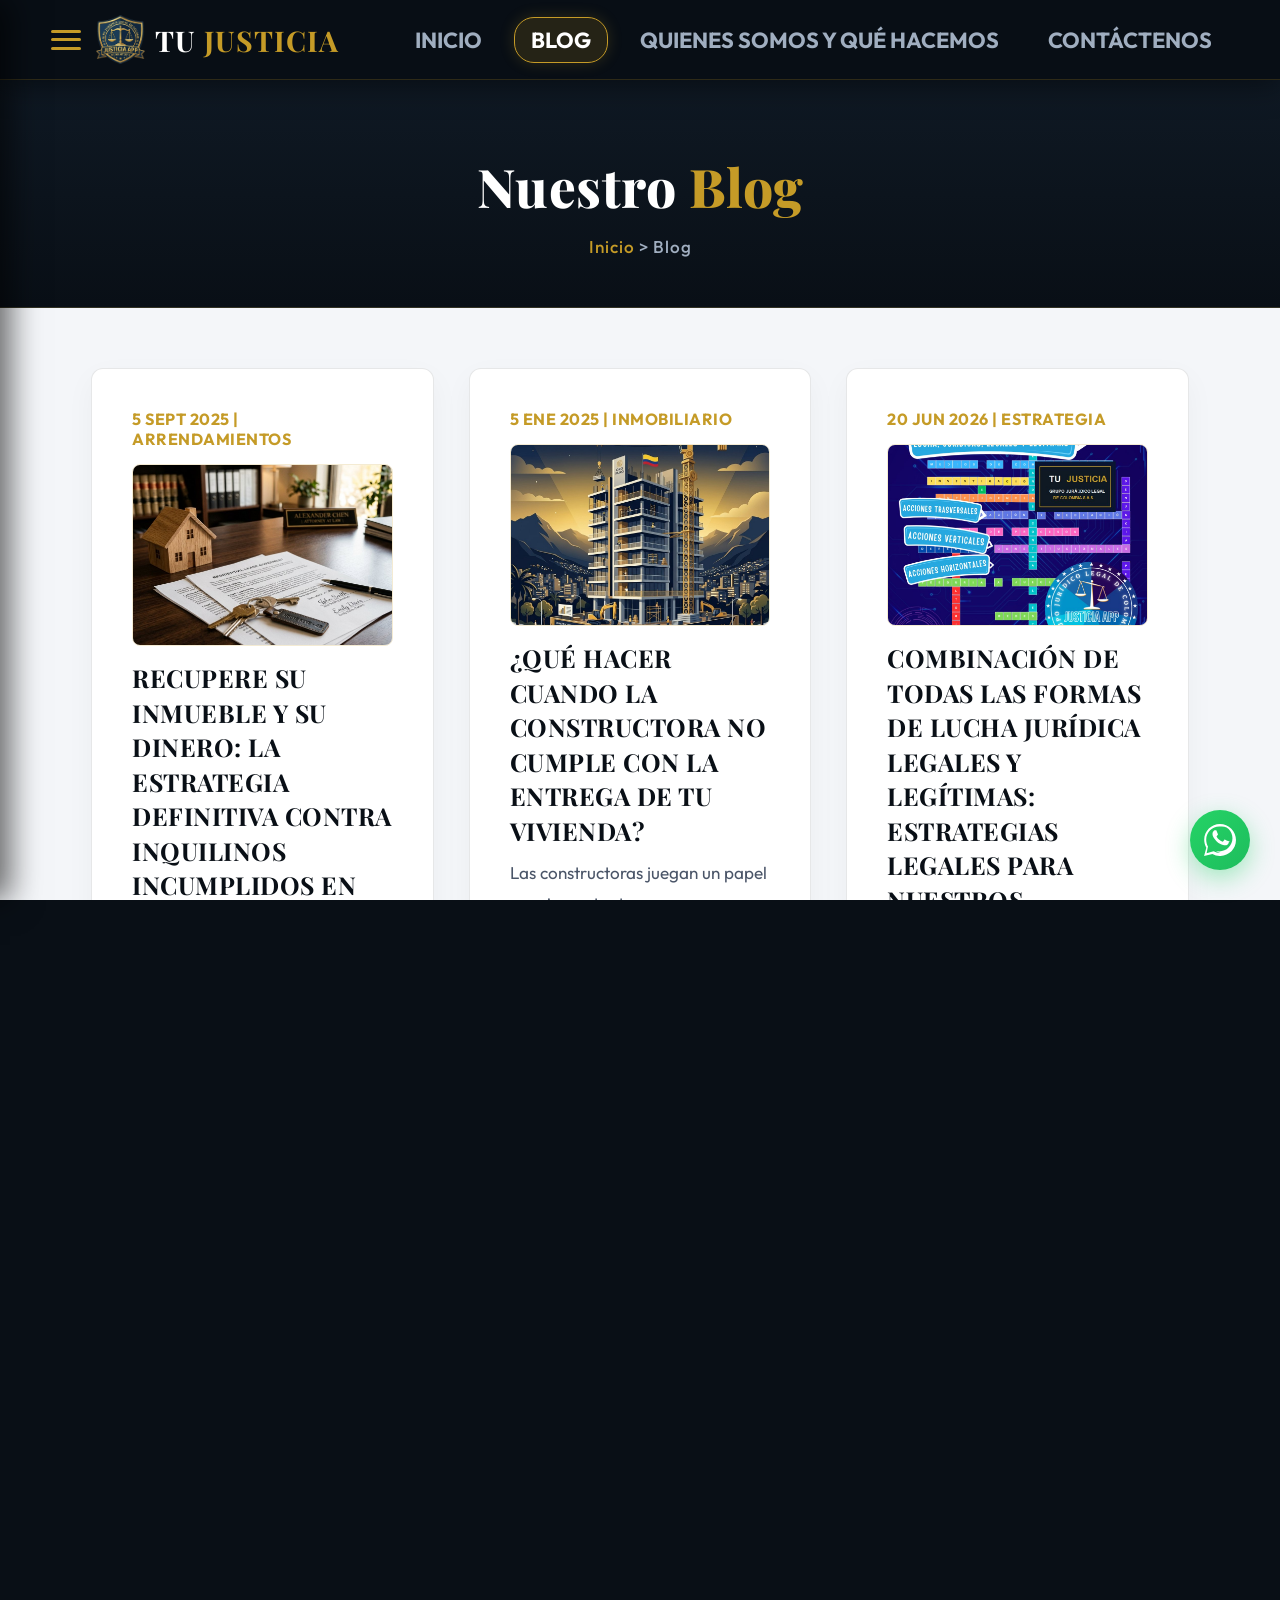
<file: blog.html>
<!DOCTYPE html>
<html lang="es">
<head>
  <meta charset="UTF-8">
  <meta name="viewport" content="width=device-width, initial-scale=1.0">
  <meta name="description" content="Blog de Tu Justicia - Artículos, noticias e información sobre derecho y actualidad jurídica en Colombia.">
  <title>Blog - Tu Justicia</title>
  <link rel="stylesheet" href="css/styles.css">
  <link rel="icon" type="image/png" href="assets/logo_triangular.png">
  <link rel="shortcut icon" type="image/png" href="assets/logo_triangular.png">
</head>
<body>

  <div class="app-container">
    <div class="sidebar-overlay" id="sidebar-overlay"></div>

    <!-- NAVBAR SUPERIOR -->
    <header class="navbar">
      <div class="nav-left">
        <button class="hamburger-btn" id="hamburger-btn" aria-label="Abrir menú de navegación">
          <span></span>
          <span></span>
          <span></span>
        </button>
        <div class="nav-logo">
          <img src="assets/logo_escudo.png" alt="Escudo Tu Justicia">
          <span class="nav-brand">TU <span>JUSTICIA</span></span>
        </div>
      </div>
      <nav class="nav-links">
        <a href="index.html" class="nav-item">INICIO</a>
        <a href="blog.html" class="nav-item active">BLOG</a>
        <a href="quienes-somos.html" class="nav-item">QUIENES SOMOS Y QUÉ HACEMOS</a>
        <a href="contacto.html" class="nav-item">CONTÁCTENOS</a>
      </nav>
    </header>

    <!-- MENÚ LATERAL -->
    <aside class="sidebar" id="sidebar">
      <div>
        <!-- Enlaces de Navegación Principal (Visibles solo en móvil) -->
        <div class="sidebar-top-nav">
          <h2 class="sidebar-title">Navegación</h2>
          <ul class="sidebar-menu" style="margin-bottom: 20px;">
            <li class="sidebar-item"><a href="index.html">Inicio</a></li>
            <li class="sidebar-item active"><a href="blog.html">Blog</a></li>
            <li class="sidebar-item"><a href="quienes-somos.html">Quiénes Somos y Qué Hacemos</a></li>
            <li class="sidebar-item"><a href="contacto.html">Contáctenos</a></li>
          </ul>
        </div>
        
        <h2 class="sidebar-title">Servicios y Artículos</h2>
        <ul class="sidebar-menu">
          <li class="sidebar-item"><a href="administracion-inmuebles.html">Administración de Inmuebles</a></li>
          <li class="sidebar-item"><a href="blogs-articulos.html">Blogs y Articulos</a></li>
          <li class="sidebar-item"><a href="caso-mikhail-krasnov.html">Caso Mikhail Krasnov</a></li>
          <li class="sidebar-item"><a href="derecho-administrativo.html">Derecho Administrativo</a></li>
          <li class="sidebar-item"><a href="derecho-comercial.html">Derecho Comercial</a></li>
        </ul>
      </div>
      <div class="sidebar-footer">
        <p>Tu Justicia &copy; 2026</p>
        <p style="font-size: 0.65rem; color: var(--accent-gold); margin-top: 5px;">NIT. 901.487.297-9</p>
      </div>
    </aside>

    <!-- CONTENIDO PRINCIPAL -->
    <main>
      <!-- Cabecera de Página (Fondo Azul) -->
      <header class="page-header section-blue">
        <h1 class="page-title">Nuestro <span>Blog</span></h1>
        <div class="page-breadcrumb">
          <a href="index.html">Inicio</a> &gt; <span>Blog</span>
        </div>
      </header>

      <!-- Cuerpo de Página (Fondo Gris) -->
      <section class="section-gray" style="flex-grow: 1; width: 100%;">
        <div class="page-content-wrapper">
          <!-- Contenedor de posts dinámicos -->
          <div id="blog-posts-container"></div>
        </div>
      </section>
    </main>

    <!-- FOOTER -->
    <footer class="footer">
      <div class="footer-logo-container">
        <img src="assets/logo_triangular.png" alt="Logo Triangular" class="footer-logo">
      </div>
      <p class="footer-text">
        Consorcio Jurídico Legal enfocado en brindar asesoría y representación de excelencia en Colombia.
        <br>
        <strong>NIT. 901.487.297-9</strong>
      </p>
      <div class="footer-socials">
        <a href="#" class="social-icon">FB</a>
        <a href="#" class="social-icon">TW</a>
        <a href="#" class="social-icon">LN</a>
        <a href="#" class="social-icon">WA</a>
      </div>
      <div class="footer-copy">
        &copy; 2026 TU JUSTICIA. Todos los derechos reservados.
      </div>
    </footer>
  </div>

  <!-- Carga de datos del blog primero -->
  <script src="js/blog-posts.js"></script>
  <!-- Lógica general del sitio -->
  <script src="js/main.js"></script>
</body>
</html>
</file>
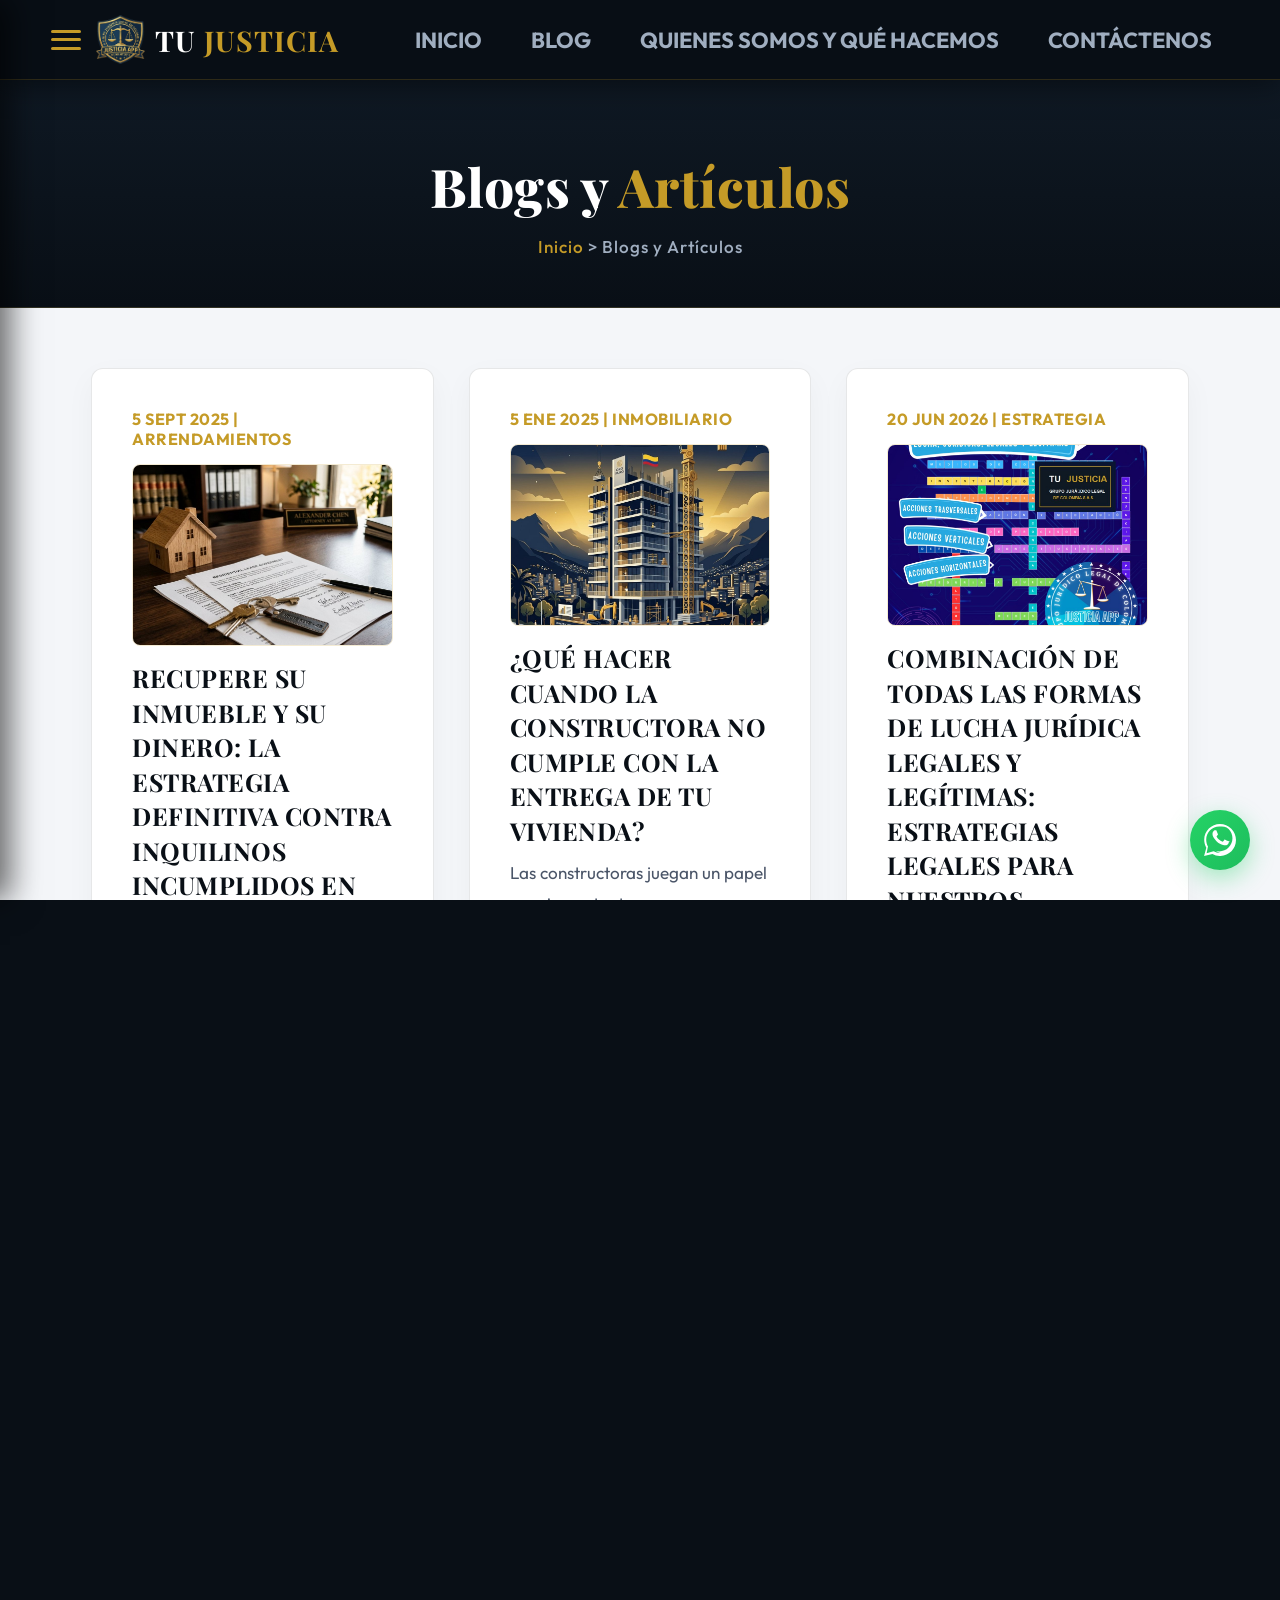
<file: blogs-articulos.html>
<!DOCTYPE html>
<html lang="es">
<head>
  <meta charset="UTF-8">
  <meta name="viewport" content="width=device-width, initial-scale=1.0">
  <meta name="description" content="Blogs y Artículos - Tu Justicia. Publicaciones y análisis del equipo legal sobre reformas, jurisprudencia y actualidad legal en Colombia.">
  <title>Blogs y Artículos - Tu Justicia</title>
  <link rel="stylesheet" href="css/styles.css">
  <link rel="icon" type="image/png" href="assets/logo_triangular.png">
  <link rel="shortcut icon" type="image/png" href="assets/logo_triangular.png">
</head>
<body>

  <div class="app-container">
    <div class="sidebar-overlay" id="sidebar-overlay"></div>

    <!-- NAVBAR SUPERIOR -->
    <header class="navbar">
      <div class="nav-left">
        <button class="hamburger-btn" id="hamburger-btn" aria-label="Abrir menú de navegación">
          <span></span>
          <span></span>
          <span></span>
        </button>
        <div class="nav-logo">
          <img src="assets/logo_escudo.png" alt="Escudo Tu Justicia">
          <span class="nav-brand">TU <span>JUSTICIA</span></span>
        </div>
      </div>
      <nav class="nav-links">
        <a href="index.html" class="nav-item">INICIO</a>
        <a href="blog.html" class="nav-item">BLOG</a>
        <a href="quienes-somos.html" class="nav-item">QUIENES SOMOS Y QUÉ HACEMOS</a>
        <a href="contacto.html" class="nav-item">CONTÁCTENOS</a>
      </nav>
    </header>

    <!-- MENÚ LATERAL -->
    <aside class="sidebar" id="sidebar">
      <div>
        <!-- Enlaces de Navegación Principal (Visibles solo en móvil) -->
        <div class="sidebar-top-nav">
          <h2 class="sidebar-title">Navegación</h2>
          <ul class="sidebar-menu" style="margin-bottom: 20px;">
            <li class="sidebar-item"><a href="index.html">Inicio</a></li>
            <li class="sidebar-item active"><a href="blog.html">Blog</a></li>
            <li class="sidebar-item"><a href="quienes-somos.html">Quiénes Somos y Qué Hacemos</a></li>
            <li class="sidebar-item"><a href="contacto.html">Contáctenos</a></li>
          </ul>
        </div>
        
        <h2 class="sidebar-title">Servicios y Artículos</h2>
        <ul class="sidebar-menu">
          <li class="sidebar-item"><a href="administracion-inmuebles.html">Administración de Inmuebles</a></li>
          <li class="sidebar-item active"><a href="blogs-articulos.html">Blogs y Articulos</a></li>
          <li class="sidebar-item"><a href="caso-mikhail-krasnov.html">Caso Mikhail Krasnov</a></li>
          <li class="sidebar-item"><a href="derecho-administrativo.html">Derecho Administrativo</a></li>
          <li class="sidebar-item"><a href="derecho-comercial.html">Derecho Comercial</a></li>
        </ul>
      </div>
      <div class="sidebar-footer">
        <p>Tu Justicia &copy; 2026</p>
        <p style="font-size: 0.65rem; color: var(--accent-gold); margin-top: 5px;">NIT. 901.487.297-9</p>
      </div>
    </aside>

    <!-- CONTENIDO PRINCIPAL -->
    <main>
      <!-- Cabecera de Página (Fondo Azul) -->
      <header class="page-header section-blue">
        <h1 class="page-title">Blogs y <span>Artículos</span></h1>
        <div class="page-breadcrumb">
          <a href="index.html">Inicio</a> &gt; <span>Blogs y Artículos</span>
        </div>
      </header>

      <!-- Cuerpo de Página (Fondo Gris) -->
      <section class="section-gray" style="flex-grow: 1; width: 100%;">
        <div class="page-content-wrapper">
          <!-- Contenedor de posts dinámicos -->
          <div id="blog-posts-container"></div>
        </div>
      </section>
    </main>

    <!-- FOOTER -->
    <footer class="footer">
      <div class="footer-logo-container">
        <img src="assets/logo_triangular.png" alt="Logo Triangular" class="footer-logo">
      </div>
      <p class="footer-text">
        Consorcio Jurídico Legal enfocado en brindar asesoría y representación de excelencia en Colombia.
        <br>
        <strong>NIT. 901.487.297-9</strong>
      </p>
      <div class="footer-socials">
        <a href="#" class="social-icon">FB</a>
        <a href="#" class="social-icon">TW</a>
        <a href="#" class="social-icon">LN</a>
        <a href="#" class="social-icon">WA</a>
      </div>
      <div class="footer-copy">
        &copy; 2026 TU JUSTICIA. Todos los derechos reservados.
      </div>
    </footer>
  </div>

  <!-- Carga de datos del blog -->
  <script src="js/blog-posts.js"></script>
  <!-- Lógica general del sitio -->
  <script src="js/main.js"></script>
</body>
</html>
</file>
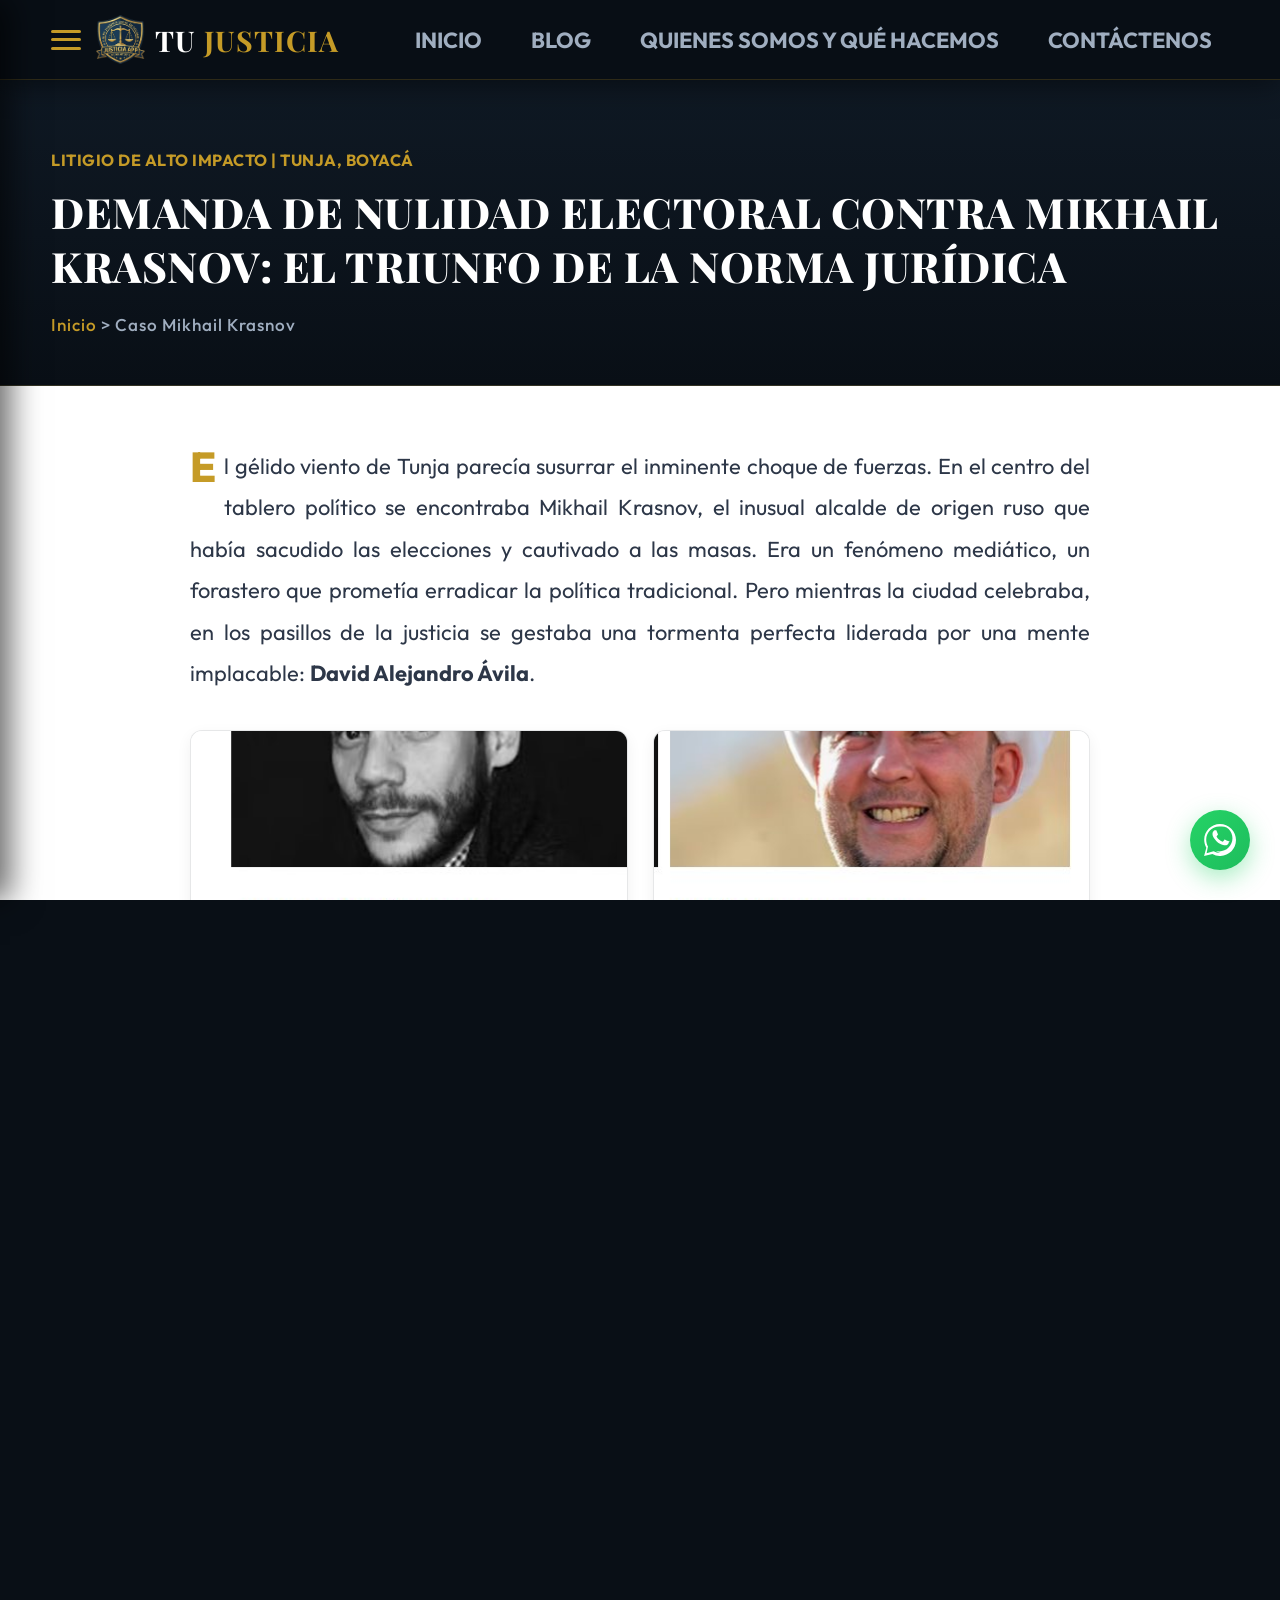
<file: caso-mikhail-krasnov.html>
<!DOCTYPE html>
<html lang="es">
<head>
  <meta charset="UTF-8">
  <meta name="viewport" content="width=device-width, initial-scale=1.0">
  <meta name="description" content="Caso Mikhail Krasnov - Crónica y análisis jurídico de la demanda de nulidad electoral liderada por David Alejandro Ávila y el Grupo Jurídico Legal de Colombia SAS.">
  <title>Caso Mikhail Krasnov - Tu Justicia</title>
  <link rel="stylesheet" href="css/styles.css">
  <link rel="icon" type="image/png" href="assets/logo_triangular.png">
  <link rel="shortcut icon" type="image/png" href="assets/logo_triangular.png">
  <style>
    .case-container {
      max-width: 900px;
      margin: 0 auto;
      font-family: var(--font-body);
    }
    
    .chronicle-text {
      font-size: 1.15rem;
      line-height: 1.9;
      color: #2d3748;
      font-weight: 400;
    }
    
    .chronicle-text p {
      margin-bottom: 25px;
      text-align: justify;
    }
    
    .chronicle-text p::first-letter {
      font-size: 2.2rem;
      font-weight: 800;
      color: var(--accent-gold);
      float: left;
      line-height: 1;
      margin-right: 8px;
    }
    
    .chronicle-text p:not(:first-of-type)::first-letter {
      font-size: inherit;
      font-weight: inherit;
      color: inherit;
      float: none;
      line-height: inherit;
      margin-right: 0;
    }
    
    .case-highlight-card {
      background: linear-gradient(135deg, #0f1924 0%, #152232 100%);
      border-left: 4px solid var(--accent-gold);
      border-radius: 0 12px 12px 0;
      padding: 25px;
      color: #ffffff;
      margin: 35px 0;
      box-shadow: 0 8px 20px rgba(0,0,0,0.15);
    }
    
    .case-highlight-card h3 {
      color: var(--accent-gold);
      margin-bottom: 10px;
      font-family: var(--font-headers);
      font-size: 1.3rem;
    }

    .case-grid-images {
      display: grid;
      grid-template-columns: 1fr 1fr;
      gap: 25px;
      margin: 35px 0;
    }
    
    @media (max-width: 768px) {
      .case-grid-images {
        grid-template-columns: 1fr;
      }
    }
    
    .case-photo-card {
      background: #ffffff;
      border: 1px solid rgba(15, 25, 36, 0.1);
      border-radius: 12px;
      overflow: hidden;
      box-shadow: 0 5px 15px rgba(0,0,0,0.06);
      transition: var(--transition-smooth);
    }
    
    .case-photo-card:hover {
      transform: translateY(-4px);
      box-shadow: 0 10px 25px rgba(0,0,0,0.12);
      border-color: rgba(197, 155, 39, 0.3);
    }
    
    .case-photo-wrapper {
      width: 100%;
      height: 240px;
      overflow: hidden;
      background-color: #0f1924;
      display: flex;
      align-items: center;
      justify-content: center;
    }
    
    .case-photo-wrapper img {
      width: 100%;
      height: 100%;
      object-fit: cover;
      transition: var(--transition-smooth);
    }
    
    .case-photo-card:hover .case-photo-wrapper img {
      transform: scale(1.04);
    }
    
    .case-photo-info {
      padding: 15px 20px;
    }
    
    .case-photo-title {
      font-size: 1rem;
      font-weight: 700;
      color: #1b4d3e; /* Green brand color */
      margin-bottom: 5px;
      text-transform: uppercase;
      letter-spacing: 0.5px;
    }
    
    .case-photo-desc {
      font-size: 0.85rem;
      color: #4a5568;
      line-height: 1.5;
    }
    
    /* Sentecia Timeline styles */
    .timeline-container {
      margin: 45px 0;
      position: relative;
      padding-left: 30px;
      border-left: 2px solid rgba(197, 155, 39, 0.3);
    }
    
    .timeline-item {
      position: relative;
      margin-bottom: 30px;
    }
    
    .timeline-item::before {
      content: "";
      position: absolute;
      left: -37px;
      top: 5px;
      width: 12px;
      height: 12px;
      border-radius: 50%;
      background-color: var(--accent-gold);
      border: 3px solid #ffffff;
      box-shadow: 0 0 8px rgba(197, 155, 39, 0.6);
    }
    
    .timeline-date {
      font-weight: 700;
      color: var(--accent-gold);
      font-size: 0.95rem;
      margin-bottom: 5px;
    }
    
    .timeline-title {
      font-size: 1.1rem;
      font-weight: 700;
      color: #0f1924;
      margin-bottom: 8px;
    }
    
    .timeline-desc {
      font-size: 0.9rem;
      color: #4a5568;
      line-height: 1.6;
    }
  </style>
</head>
<body>

  <div class="app-container">
    <div class="sidebar-overlay" id="sidebar-overlay"></div>

    <!-- NAVBAR SUPERIOR -->
    <header class="navbar">
      <div class="nav-left">
        <button class="hamburger-btn" id="hamburger-btn" aria-label="Abrir menú de navegación">
          <span></span>
          <span></span>
          <span></span>
        </button>
        <div class="nav-logo">
          <img src="assets/logo_escudo.png" alt="Escudo Tu Justicia">
          <span class="nav-brand">TU <span>JUSTICIA</span></span>
        </div>
      </div>
      <nav class="nav-links">
        <a href="index.html" class="nav-item">INICIO</a>
        <a href="blog.html" class="nav-item">BLOG</a>
        <a href="quienes-somos.html" class="nav-item">QUIENES SOMOS Y QUÉ HACEMOS</a>
        <a href="contacto.html" class="nav-item">CONTÁCTENOS</a>
      </nav>
    </header>

    <!-- MENÚ LATERAL -->
    <aside class="sidebar" id="sidebar">
      <div>
        <div class="sidebar-top-nav">
          <h2 class="sidebar-title">Navegación</h2>
          <ul class="sidebar-menu" style="margin-bottom: 20px;">
            <li class="sidebar-item"><a href="index.html">Inicio</a></li>
            <li class="sidebar-item"><a href="blog.html">Blog</a></li>
            <li class="sidebar-item"><a href="quienes-somos.html">Quiénes Somos y Qué Hacemos</a></li>
            <li class="sidebar-item"><a href="contacto.html">Contáctenos</a></li>
          </ul>
        </div>
        
        <h2 class="sidebar-title">Servicios y Artículos</h2>
        <ul class="sidebar-menu">
          <li class="sidebar-item"><a href="administracion-inmuebles.html">Administración de Inmuebles</a></li>
          <li class="sidebar-item"><a href="blogs-articulos.html">Blogs y Articulos</a></li>
          <li class="sidebar-item active"><a href="caso-mikhail-krasnov.html">Caso Mikhail Krasnov</a></li>
          <li class="sidebar-item"><a href="derecho-administrativo.html">Derecho Administrativo</a></li>
          <li class="sidebar-item"><a href="derecho-comercial.html">Derecho Comercial</a></li>
        </ul>
      </div>
      <div class="sidebar-footer">
        <p>Tu Justicia &copy; 2026</p>
        <p style="font-size: 0.65rem; color: var(--accent-gold); margin-top: 5px;">NIT. 901.487.297-9</p>
      </div>
    </aside>

    <!-- CONTENIDO PRINCIPAL -->
    <main>
      <!-- Cabecera de Página (Fondo Azul) -->
      <header class="page-header section-blue" style="text-align: left;">
        <div class="article-meta">Litigio de Alto Impacto | Tunja, Boyacá</div>
        <h1 class="page-title" style="font-size: 2.2rem; line-height: 1.3; margin-top: 10px;">
          DEMANDA DE NULIDAD ELECTORAL CONTRA MIKHAIL KRASNOV: EL TRIUNFO DE LA NORMA JURÍDICA
        </h1>
        <div class="page-breadcrumb" style="margin-top: 20px;">
          <a href="index.html">Inicio</a> &gt; <span>Caso Mikhail Krasnov</span>
        </div>
      </header>

      <!-- Cuerpo de Página (Fondo Blanco) -->
      <section class="section-white" style="flex-grow: 1; width: 100%;">
        <div class="page-content-wrapper">
          <div class="case-container">
            
            <div class="chronicle-text">
              <p>
                El gélido viento de Tunja parecía susurrar el inminente choque de fuerzas. En el centro del tablero político se encontraba Mikhail Krasnov, el inusual alcalde de origen ruso que había sacudido las elecciones y cautivado a las masas. Era un fenómeno mediático, un forastero que prometía erradicar la política tradicional. Pero mientras la ciudad celebraba, en los pasillos de la justicia se gestaba una tormenta perfecta liderada por una mente implacable: <strong>David Alejandro Ávila</strong>.
              </p>

              <!-- Primer Bloque de Imagenes: Akerman y Krasnov en blanco hat -->
              <div class="case-grid-images">
                <div class="case-photo-card">
                  <div class="case-photo-wrapper">
                    <img src="assets/krasnov_ruso.jpg" alt="Mikhail Krasnov Alcalde de Tunja">
                  </div>
                  <div class="case-photo-info">
                    <div class="case-photo-title">Mikhail Krasnov</div>
                    <div class="case-photo-desc">Alcalde electo de Tunja, cuya votación popular sacudió el panorama de Boyacá.</div>
                  </div>
                </div>
                
                <div class="case-photo-card">
                  <div class="case-photo-wrapper">
                    <img src="assets/krasnov_akerman.jpg" alt="Yohir Akerman Columna de Prensa">
                  </div>
                  <div class="case-photo-info">
                    <div class="case-photo-title">Denuncia en Medios</div>
                    <div class="case-photo-desc">Columna periodística de Yohir Akerman en la que se señalaba la inhabilidad del mandatario.</div>
                  </div>
                </div>
              </div>

              <p>
                Como Representante Legal del <strong>Grupo Jurídico Legal de Colombia SAS</strong>, David no se dejó deslumbrar por el espejismo del "Zar de Tunja". Sabía que la ley no entiende de popularidad, sino de hechos. Con la precisión de un cirujano y la paciencia de un maestro de ajedrez, su equipo comenzó a escudriñar cada documento, cada firma y cada movimiento del alcalde antes de su elección.
              </p>

              <p>
                El ambiente en las oficinas del Grupo Jurídico era de pura adrenalina. Noches en vela frente a pantallas y montañas de expedientes finalmente rindieron frutos cuando David encontró el talón de Aquiles, la pieza que derrumbaría el castillo de naipes: <strong>un contrato</strong>. Krasnov había firmado como docente y contratista con la Universidad Pedagógica y Tecnológica de Colombia (UPTC) dentro de los doce meses previos a la elección. Una violación flagrante al régimen de inhabilidades consagrado en la legislación colombiana.
              </p>

              <!-- Segundo Bloque de Imagenes: Demanda Inhabilidad y Protestas -->
              <div class="case-grid-images">
                <div class="case-photo-card">
                  <div class="case-photo-wrapper">
                    <img src="assets/krasnov_inhabilidad.jpg" alt="Demanda por Inhabilidad Contractual">
                  </div>
                  <div class="case-photo-info">
                    <div class="case-photo-title">Inhabilidad por Contratación</div>
                    <div class="case-photo-desc">La prueba reina: contratación con entidad estatal (UPTC) en el periodo de restricción electoral.</div>
                  </div>
                </div>
                
                <div class="case-photo-card">
                  <div class="case-photo-wrapper">
                    <img src="assets/krasnov_protesta.jpg" alt="Protestas en la plaza de Tunja">
                  </div>
                  <div class="case-photo-info">
                    <div class="case-photo-title">Presión Social en Boyacá</div>
                    <div class="case-photo-desc">Manifestaciones y veedurías ciudadanas acompañando el debate de legalidad sobre la alcaldía.</div>
                  </div>
                </div>
              </div>

              <p>
                La demanda de nulidad electoral fue radicada como un misil teledirigido. La batalla escaló rápidamente hasta los estrados del Tribunal y las imponentes salas del Consejo de Estado en Bogotá. El país entero tenía los ojos puestos en el caso.
              </p>

              <p>
                La defensa de Krasnov intentó maniobrar desesperadamente. Argumentaron excepciones, apelaron a tecnicismos, e intentaron minimizar el impacto del contrato. Sin embargo, en cada audiencia, David Alejandro Ávila se mantenía inquebrantable. Su exposición fue una obra maestra de la litigación. No solo presentó las pruebas documentales irrefutables, sino que desarmó uno a uno los argumentos de la contraparte, demostrando que nadie, sin importar su origen o su fama, está por encima de la Constitución.
              </p>

              <!-- Tercer Bloque de Imagenes: Retiro de demanda y Denuncia penal -->
              <div class="case-grid-images">
                <div class="case-photo-card">
                  <div class="case-photo-wrapper">
                    <img src="assets/krasnov_retiro.jpg" alt="Retiro de Demanda por Juan Sebastian Ramirez">
                  </div>
                  <div class="case-photo-info">
                    <div class="case-photo-title">Estrategias de la Defensa</div>
                    <div class="case-photo-desc">Intento de desistimiento y maniobras procesales en torno a los contratos de prestación de servicios.</div>
                  </div>
                </div>
                
                <div class="case-photo-card">
                  <div class="case-photo-wrapper">
                    <img src="assets/krasnov_denuncia.jpg" alt="Denuncias penales contra Krasnov">
                  </div>
                  <div class="case-photo-info">
                    <div class="case-photo-title">Denuncias y Derivados</div>
                    <div class="case-photo-desc">Investigaciones penales de cohecho e interés indebido en celebración de contratos asociados.</div>
                  </div>
                </div>
              </div>

              <p>
                El clímax llegó el día del fallo. El silencio en la sala era sepulcral antes de la lectura. Cuando el magistrado pronunció las palabras que decretaban la <strong>nulidad de la elección de Mikhail Krasnov</strong>, el eco resonó en toda la historia política de Boyacá. El alcalde caía, destituido por el peso implacable de la norma.
              </p>

              <p>
                Las cámaras buscaron de inmediato al estratega detrás de la hazaña. David Alejandro Ávila, sereno pero victorioso, había demostrado el poder de la disciplina jurídica. El Grupo Jurídico Legal de Colombia SAS no solo había ganado un caso de altísimo perfil; había reescrito el destino de una ciudad entera, consolidándose como una fuerza imparable en el derecho colombiano.
              </p>

              <!-- Cuarto Bloque de Imagenes: Fiscalía y Retrato de David Alejandro Ávila -->
              <div class="case-grid-images">
                <div class="case-photo-card">
                  <div class="case-photo-wrapper">
                    <img src="assets/krasnov_fiscalia.jpg" alt="Fiscalía General de la Nación">
                  </div>
                  <div class="case-photo-info">
                    <div class="case-photo-title">Investigaciones en Fiscalía</div>
                    <div class="case-photo-desc">Audiencias penales y disciplinarias derivadas del análisis de contratación ilegal.</div>
                  </div>
                </div>
                
                <div class="case-photo-card">
                  <div class="case-photo-wrapper">
                    <img src="assets/krasnov_david.jpg" alt="David Alejandro Ávila - Grupo Jurídico Legal de Colombia SAS" style="object-position: top center;">
                  </div>
                  <div class="case-photo-info">
                    <div class="case-photo-title">David Alejandro Ávila</div>
                    <div class="case-photo-desc">Abogado y estratega legal que consolidó la nulidad electoral en las salas del Consejo de Estado.</div>
                  </div>
                </div>
              </div>
            </div>

            <!-- FICHA TÉCNICA DE LA SENTENCIA (Masterpiece Additions) -->
            <div class="case-highlight-card">
              <h3>Ficha Técnica del Proceso y Nulidad Electoral</h3>
              <p style="font-size: 0.95rem; line-height: 1.6; margin-bottom: 0; color: #e2e8f0;">
                <strong>Tribunal de Decisión:</strong> Sección Quinta del Consejo de Estado (Segunda Instancia) / Tribunal Administrativo de Boyacá (Primera Instancia).
                <br>
                <strong>Normativa Vulnerada:</strong> Artículo 95 de la Ley 136 de 1994 (modificado por el Artículo 37 de la Ley 617 de 2000), referente a la prohibición de suscribir contratos con entidades públicas en el municipio de elección en los 12 meses anteriores.
                <br>
                <strong>El Hecho Probado:</strong> Contrato de prestación de servicios docentes hora cátedra con la Universidad Pedagógica y Tecnológica de Colombia (UPTC), firmado e iniciado dentro de la zona de inhabilitación electoral.
              </p>
            </div>

            <h2 style="font-family: var(--font-headers); color: #0f1924; font-size: 1.7rem; margin-top: 40px; border-left: 4px solid var(--accent-gold); padding-left: 15px;">
              Línea de Tiempo del Litigio Estratégico
            </h2>

            <div class="timeline-container">
              <div class="timeline-item">
                <div class="timeline-date">Diciembre 2022</div>
                <div class="timeline-title">Firma del Contrato Inhabilitante</div>
                <div class="timeline-desc">Mikhail Krasnov suscribe un contrato con la UPTC como docente investigador, configurando involuntariamente el supuesto de hecho restrictivo.</div>
              </div>
              
              <div class="timeline-item">
                <div class="timeline-date">Octubre 2023</div>
                <div class="timeline-title">Elecciones Regionales</div>
                <div class="timeline-desc">Krasnov resulta electo alcalde de Tunja con una amplia votación popular, asumiendo su cargo como mandatario.</div>
              </div>

              <div class="timeline-item">
                <div class="timeline-date">Noviembre 2023</div>
                <div class="timeline-title">Interposición de la Demanda de Nulidad</div>
                <div class="timeline-desc">David Alejandro Ávila y el equipo del Grupo Jurídico radican la demanda de nulidad electoral tras desglosar las pruebas de contratación en el período prohibitivo.</div>
              </div>

              <div class="timeline-item">
                <div class="timeline-date">Marzo 2026</div>
                <div class="timeline-title">Fallo del Consejo de Estado</div>
                <div class="timeline-desc">La Sección Quinta del Consejo de Estado ratifica en segunda instancia la nulidad electoral, destituyendo a Krasnov y sentando un precedente judicial inamovible en Colombia.</div>
              </div>
            </div>

            <!-- LLAMADO A LA ACCIÓN DE WHATSAPP -->
            <div class="blog-whatsapp-cta" style="margin-top: 40px;">
              <h3>¿Necesita Asesoría o Representación en Litigio Estratégico?</h3>
              <p>
                Casos de alta complejidad y derecho administrativo electoral. Consulte directamente con la abogada Jessica Lorena Ramírez a través de WhatsApp.
              </p>
              <a href="https://wa.me/573144414870?text=Hola%20Jessica%20Lorena.%20Estoy%20interesado%20en%20una%20Asesor%C3%ADa%20y%20Representaci%C3%B3n%20Jur%C3%ADdica.%20Por%20favor%20dame%20m%C3%A1s%20informaci%C3%B3n.%20Vengo%20de%20tujusticia.org" target="_blank" class="btn-whatsapp-cta">
                Asesoría Gratuita por WhatsApp
              </a>
            </div>

          </div>
        </div>
      </section>
    </main>

    <!-- FOOTER -->
    <footer class="footer">
      <div class="footer-logo-container">
        <img src="assets/logo_triangular.png" alt="Logo Triangular" class="footer-logo">
      </div>
      <p class="footer-text">
        Consorcio Jurídico Legal enfocado en brindar asesoría y representación de excelencia en Colombia.
        <br>
        <strong>NIT. 901.487.297-9</strong>
      </p>
      <div class="footer-socials">
        <a href="#" class="social-icon">FB</a>
        <a href="#" class="social-icon">TW</a>
        <a href="#" class="social-icon">LN</a>
        <a href="#" class="social-icon">WA</a>
      </div>
      <div class="footer-copy">
        &copy; 2026 TU JUSTICIA. Todos los derechos reservados.
      </div>
    </footer>
  </div>

  <script src="js/main.js"></script>
</body>
</html>
</file>
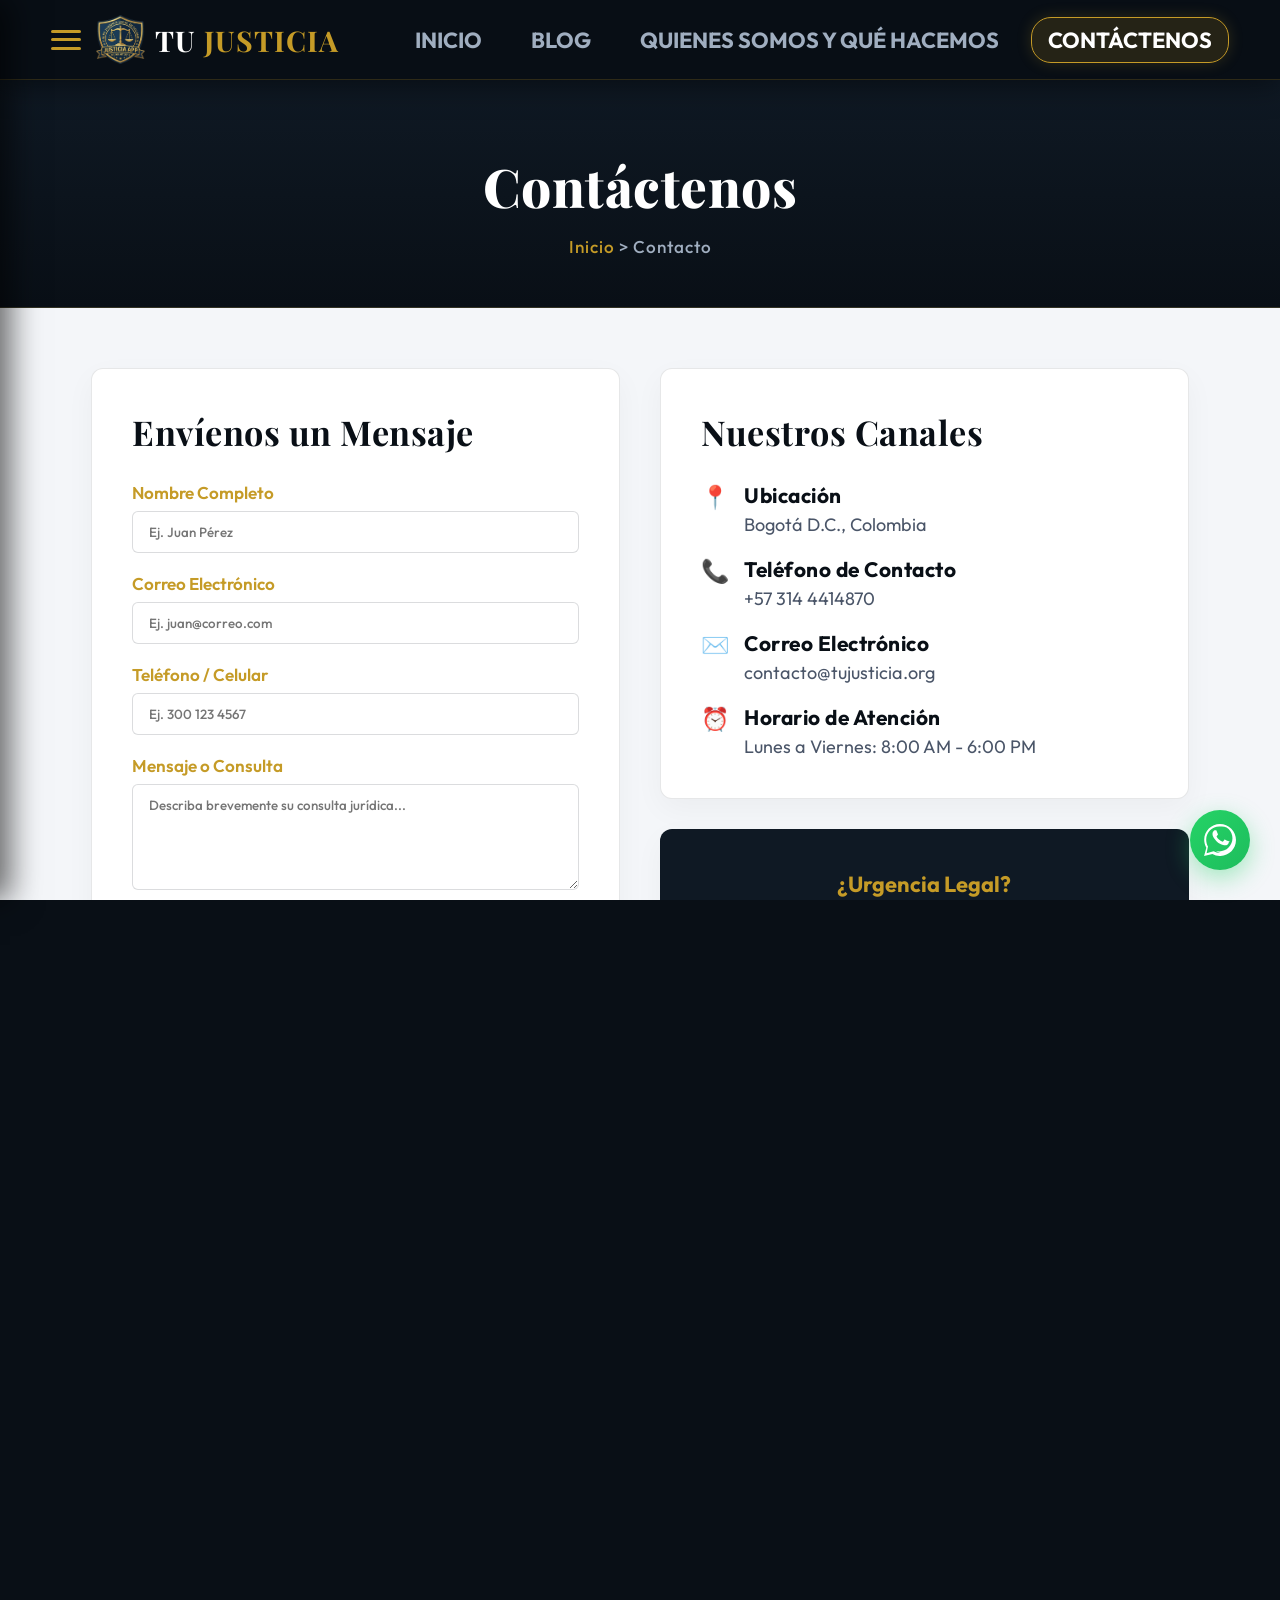
<file: contacto.html>
<!DOCTYPE html>
<html lang="es">
<head>
  <meta charset="UTF-8">
  <meta name="viewport" content="width=device-width, initial-scale=1.0">
  <meta name="description" content="Contáctenos - Tu Justicia. Escríbanos para recibir asesoría legal personalizada y agendar una cita.">
  <title>Contáctenos - Tu Justicia</title>
  <link rel="stylesheet" href="css/styles.css">
  <link rel="icon" type="image/png" href="assets/logo_triangular.png">
  <link rel="shortcut icon" type="image/png" href="assets/logo_triangular.png">
  <style>
    .contact-grid {
      display: grid;
      grid-template-columns: 1fr 1fr;
      gap: 40px;
    }
    
    .form-group {
      margin-bottom: 20px;
    }
    
    .form-label {
      display: block;
      font-size: 0.9rem;
      color: var(--accent-gold);
      margin-bottom: 8px;
      font-weight: 600;
    }
    
    .form-control {
      width: 100%;
      background-color: #ffffff;
      border: 1px solid rgba(15, 25, 36, 0.15);
      border-radius: 6px;
      padding: 12px 16px;
      color: #0f1924;
      font-family: inherit;
      font-weight: 500;
      transition: var(--transition-smooth);
    }
    
    .form-control:focus {
      outline: none;
      border-color: var(--accent-gold);
      box-shadow: 0 0 10px rgba(197, 155, 39, 0.3);
    }
    
    .contact-info-list {
      list-style: none;
      display: flex;
      flex-direction: column;
      gap: 20px;
    }
    
    .contact-info-item {
      display: flex;
      align-items: flex-start;
      gap: 15px;
    }
    
    .contact-info-icon {
      font-size: 1.2rem;
      color: var(--accent-gold);
      font-weight: bold;
    }
    
    .contact-info-text h3 {
      font-size: 1.1rem;
      margin-bottom: 5px;
      font-family: var(--font-body);
      font-weight: 700;
      color: #090f16;
    }
    
    .contact-info-text p {
      color: #4a5568;
      font-size: 0.95rem;
      font-weight: 400;
    }
    
    @media (max-width: 768px) {
      .contact-grid {
        grid-template-columns: 1fr;
      }
    }
  </style>
</head>
<body>

  <div class="app-container">
    <div class="sidebar-overlay" id="sidebar-overlay"></div>

    <!-- NAVBAR SUPERIOR -->
    <header class="navbar">
      <div class="nav-left">
        <button class="hamburger-btn" id="hamburger-btn" aria-label="Abrir menú de navegación">
          <span></span>
          <span></span>
          <span></span>
        </button>
        <div class="nav-logo">
          <img src="assets/logo_escudo.png" alt="Escudo Tu Justicia">
          <span class="nav-brand">TU <span>JUSTICIA</span></span>
        </div>
      </div>
      <nav class="nav-links">
        <a href="index.html" class="nav-item">INICIO</a>
        <a href="blog.html" class="nav-item">BLOG</a>
        <a href="quienes-somos.html" class="nav-item">QUIENES SOMOS Y QUÉ HACEMOS</a>
        <a href="contacto.html" class="nav-item active">CONTÁCTENOS</a>
      </nav>
    </header>

    <!-- MENÚ LATERAL -->
    <aside class="sidebar" id="sidebar">
      <div>
        <!-- Enlaces de Navegación Principal (Visibles solo en móvil) -->
        <div class="sidebar-top-nav">
          <h2 class="sidebar-title">Navegación</h2>
          <ul class="sidebar-menu" style="margin-bottom: 20px;">
            <li class="sidebar-item"><a href="index.html">Inicio</a></li>
            <li class="sidebar-item"><a href="blog.html">Blog</a></li>
            <li class="sidebar-item"><a href="quienes-somos.html">Quiénes Somos y Qué Hacemos</a></li>
            <li class="sidebar-item active"><a href="contacto.html">Contáctenos</a></li>
          </ul>
        </div>
        
        <h2 class="sidebar-title">Servicios y Artículos</h2>
        <ul class="sidebar-menu">
          <li class="sidebar-item"><a href="administracion-inmuebles.html">Administración de Inmuebles</a></li>
          <li class="sidebar-item"><a href="blogs-articulos.html">Blogs y Articulos</a></li>
          <li class="sidebar-item"><a href="caso-mikhail-krasnov.html">Caso Mikhail Krasnov</a></li>
          <li class="sidebar-item"><a href="derecho-administrativo.html">Derecho Administrativo</a></li>
          <li class="sidebar-item"><a href="derecho-comercial.html">Derecho Comercial</a></li>
        </ul>
      </div>
      <div class="sidebar-footer">
        <p>Tu Justicia &copy; 2026</p>
        <p style="font-size: 0.65rem; color: var(--accent-gold); margin-top: 5px;">NIT. 901.487.297-9</p>
      </div>
    </aside>

    <!-- CONTENIDO PRINCIPAL -->
    <main>
      <!-- Cabecera en azul oscuro -->
      <header class="page-header section-blue">
        <h1 class="page-title">Contáctenos</h1>
        <div class="page-breadcrumb">
          <a href="index.html">Inicio</a> &gt; <span>Contacto</span>
        </div>
      </header>

      <!-- Cuerpo de Página en Fondo Gris -->
      <section class="section-gray" style="flex-grow: 1; width: 100%;">
        <div class="page-content-wrapper">
          <div class="contact-grid">
            
            <!-- FORMULARIO DE CONTACTO -->
            <div class="article-card">
              <h2 class="article-title" style="margin-bottom: 25px;">Envíenos un Mensaje</h2>
              <form action="#" method="POST">
                <div class="form-group">
                  <label for="name" class="form-label">Nombre Completo</label>
                  <input type="text" id="name" name="name" class="form-control" placeholder="Ej. Juan Pérez" required>
                </div>
                
                <div class="form-group">
                  <label for="email" class="form-label">Correo Electrónico</label>
                  <input type="email" id="email" name="email" class="form-control" placeholder="Ej. juan@correo.com" required>
                </div>

                <div class="form-group">
                  <label for="phone" class="form-label">Teléfono / Celular</label>
                  <input type="tel" id="phone" name="phone" class="form-control" placeholder="Ej. 300 123 4567" required>
                </div>

                <div class="form-group">
                  <label for="message" class="form-label">Mensaje o Consulta</label>
                  <textarea id="message" name="message" rows="5" class="form-control" placeholder="Describa brevemente su consulta jurídica..." required></textarea>
                </div>
                
                <button type="submit" class="btn-gold" style="width: 100%; text-align: center;">Enviar Consulta</button>
              </form>
            </div>

            <!-- INFORMACIÓN DE CONTACTO -->
            <div style="display: flex; flex-direction: column; gap: 30px;">
              <div class="article-card" style="margin-bottom: 0;">
                <h2 class="article-title" style="margin-bottom: 25px;">Nuestros Canales</h2>
                <ul class="contact-info-list">
                  <li class="contact-info-item">
                    <span class="contact-info-icon">📍</span>
                    <div class="contact-info-text">
                      <h3>Ubicación</h3>
                      <p>Bogotá D.C., Colombia</p>
                    </div>
                  </li>
                  <li class="contact-info-item">
                    <span class="contact-info-icon">📞</span>
                    <div class="contact-info-text">
                      <h3>Teléfono de Contacto</h3>
                      <p>+57 314 4414870</p>
                    </div>
                  </li>
                  <li class="contact-info-item">
                    <span class="contact-info-icon">✉️</span>
                    <div class="contact-info-text">
                      <h3>Correo Electrónico</h3>
                      <p>contacto@tujusticia.org</p>
                    </div>
                  </li>
                  <li class="contact-info-item">
                    <span class="contact-info-icon">⏰</span>
                    <div class="contact-info-text">
                      <h3>Horario de Atención</h3>
                      <p>Lunes a Viernes: 8:00 AM - 6:00 PM</p>
                    </div>
                  </li>
                </ul>
              </div>
              
              <div class="article-card" style="margin-bottom: 0; background-color: #0f1924; text-align: center; border-style: dashed; color: #ffffff;">
                <p style="color: var(--accent-gold); font-size: 1.15rem; font-weight: 700; margin-bottom: 10px;">¿Urgencia Legal?</p>
                <p style="color: #ffffff; font-weight: 300; font-size: 0.95rem; margin-bottom: 20px;">Llámenos o contáctenos por WhatsApp para una atención inmediata.</p>
                <a href="https://wa.me/573144414870?text=Hola%20Jessica%20Lorena.%20Estoy%20interesado%20en%20una%20Asesor%C3%ADa%20y%20Representaci%C3%B3n%20Jur%C3%ADdica.%20Por%20favor%20dame%20m%C3%A1s%20informaci%C3%B3n.%20Vengo%20de%20tujusticia.org" target="_blank" class="btn-gold" style="background: #25d366; color: white; box-shadow: 0 4px 15px rgba(37, 211, 102, 0.4);">Escribir por WhatsApp</a>
              </div>
            </div>

          </div>
        </div>
      </section>
    </main>

    <!-- FOOTER -->
    <footer class="footer">
      <div class="footer-logo-container">
        <img src="assets/logo_triangular.png" alt="Logo Triangular" class="footer-logo">
      </div>
      <p class="footer-text">
        Consorcio Jurídico Legal enfocado en brindar asesoría y representación de excelencia en Colombia.
        <br>
        <strong>NIT. 901.487.297-9</strong>
      </p>
      <div class="footer-socials">
        <a href="#" class="social-icon">FB</a>
        <a href="#" class="social-icon">TW</a>
        <a href="#" class="social-icon">LN</a>
        <a href="#" class="social-icon">WA</a>
      </div>
      <div class="footer-copy">
        &copy; 2026 TU JUSTICIA. Todos los derechos reservados.
      </div>
    </footer>
  </div>

  <script src="js/main.js"></script>
</body>
</html>
</file>
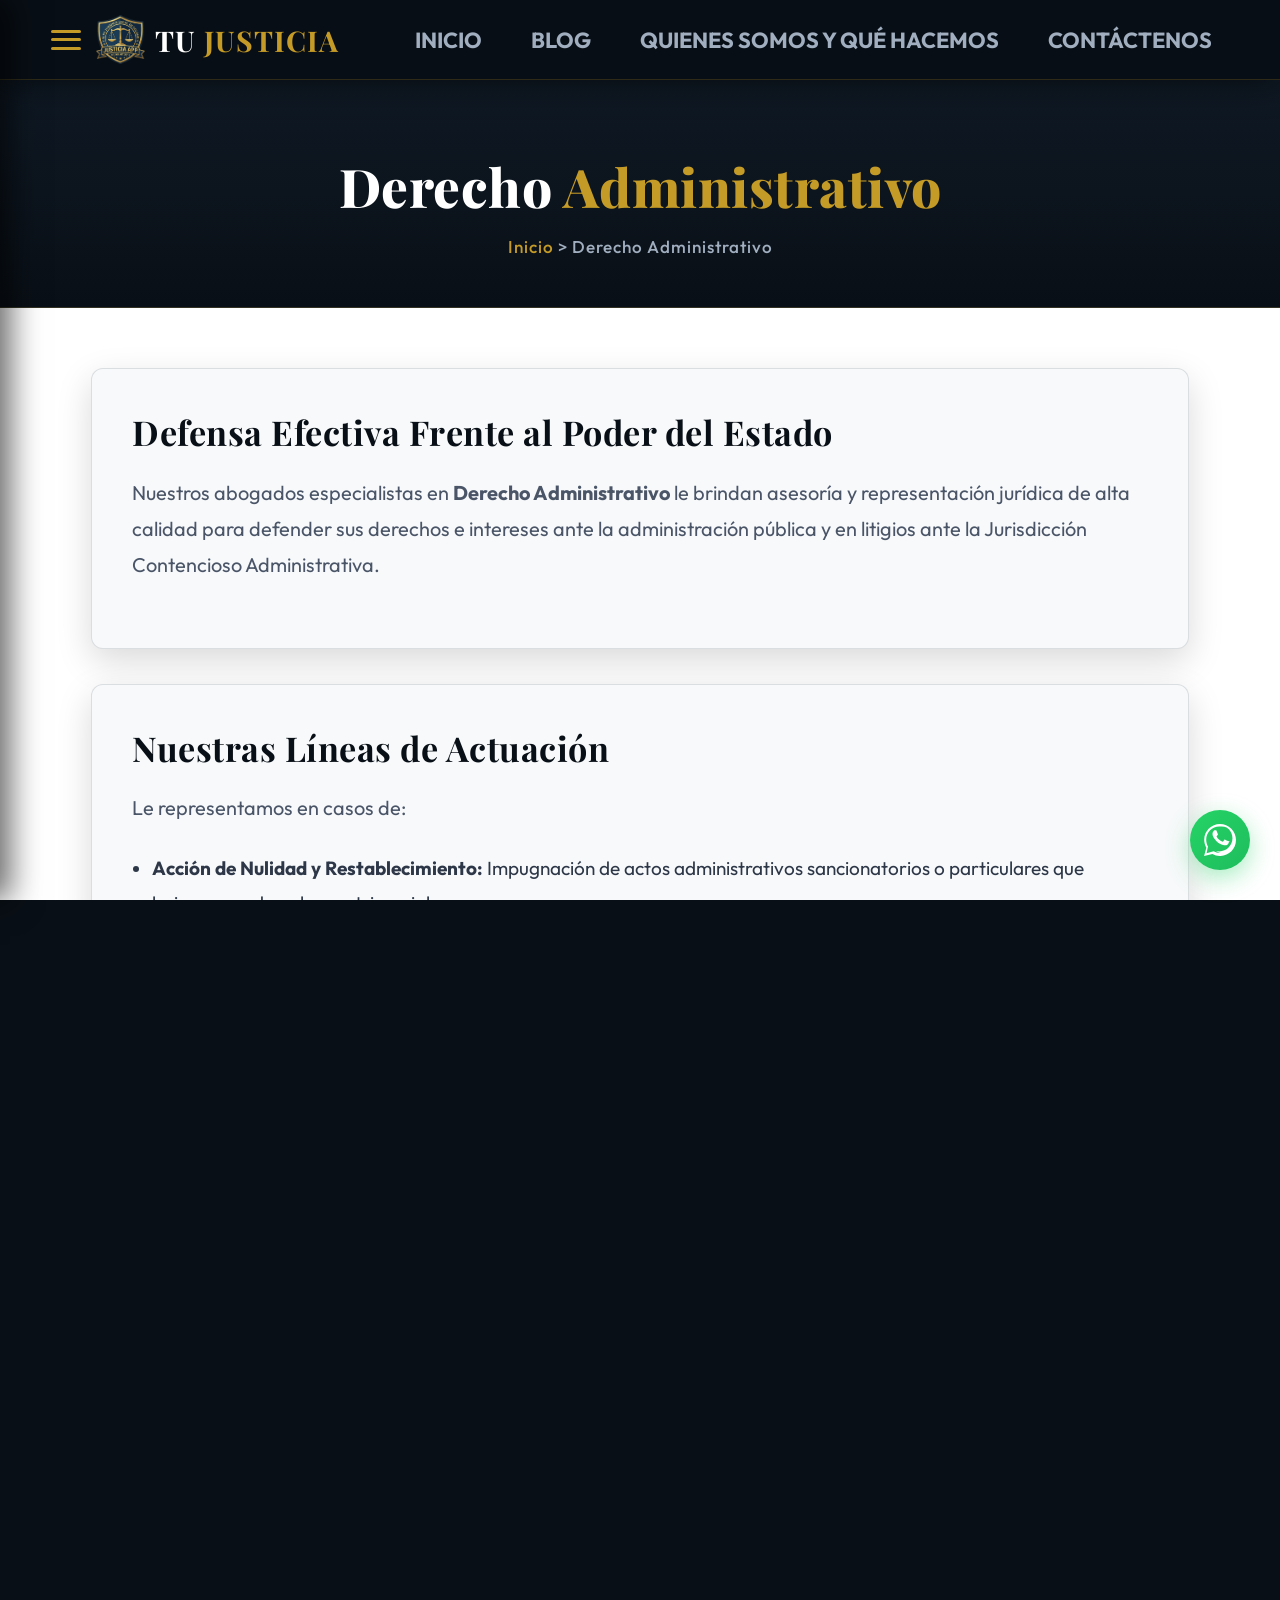
<file: derecho-administrativo.html>
<!DOCTYPE html>
<html lang="es">
<head>
  <meta charset="UTF-8">
  <meta name="viewport" content="width=device-width, initial-scale=1.0">
  <meta name="description" content="Derecho Administrativo - Tu Justicia. Abogados expertos en representación y litigio ante entidades del Estado en Colombia.">
  <title>Derecho Administrativo - Tu Justicia</title>
  <link rel="stylesheet" href="css/styles.css">
  <link rel="icon" type="image/png" href="assets/logo_triangular.png">
  <link rel="shortcut icon" type="image/png" href="assets/logo_triangular.png">
</head>
<body>

  <div class="app-container">
    <div class="sidebar-overlay" id="sidebar-overlay"></div>

    <!-- NAVBAR SUPERIOR -->
    <header class="navbar">
      <div class="nav-left">
        <button class="hamburger-btn" id="hamburger-btn" aria-label="Abrir menú de navegación">
          <span></span>
          <span></span>
          <span></span>
        </button>
        <div class="nav-logo">
          <img src="assets/logo_escudo.png" alt="Escudo Tu Justicia">
          <span class="nav-brand">TU <span>JUSTICIA</span></span>
        </div>
      </div>
      <nav class="nav-links">
        <a href="index.html" class="nav-item">INICIO</a>
        <a href="blog.html" class="nav-item">BLOG</a>
        <a href="quienes-somos.html" class="nav-item">QUIENES SOMOS Y QUÉ HACEMOS</a>
        <a href="contacto.html" class="nav-item">CONTÁCTENOS</a>
      </nav>
    </header>

    <!-- MENÚ LATERAL -->
    <aside class="sidebar" id="sidebar">
      <div>
        <!-- Enlaces de Navegación Principal (Visibles solo en móvil) -->
        <div class="sidebar-top-nav">
          <h2 class="sidebar-title">Navegación</h2>
          <ul class="sidebar-menu" style="margin-bottom: 20px;">
            <li class="sidebar-item"><a href="index.html">Inicio</a></li>
            <li class="sidebar-item"><a href="blog.html">Blog</a></li>
            <li class="sidebar-item"><a href="quienes-somos.html">Quiénes Somos y Qué Hacemos</a></li>
            <li class="sidebar-item"><a href="contacto.html">Contáctenos</a></li>
          </ul>
        </div>
        
        <h2 class="sidebar-title">Servicios y Artículos</h2>
        <ul class="sidebar-menu">
          <li class="sidebar-item"><a href="administracion-inmuebles.html">Administración de Inmuebles</a></li>
          <li class="sidebar-item"><a href="blogs-articulos.html">Blogs y Articulos</a></li>
          <li class="sidebar-item"><a href="caso-mikhail-krasnov.html">Caso Mikhail Krasnov</a></li>
          <li class="sidebar-item active"><a href="derecho-administrativo.html">Derecho Administrativo</a></li>
          <li class="sidebar-item"><a href="derecho-comercial.html">Derecho Comercial</a></li>
        </ul>
      </div>
      <div class="sidebar-footer">
        <p>Tu Justicia &copy; 2026</p>
        <p style="font-size: 0.65rem; color: var(--accent-gold); margin-top: 5px;">NIT. 901.487.297-9</p>
      </div>
    </aside>

    <!-- CONTENIDO PRINCIPAL -->
    <main>
      <!-- Cabecera de Página (Fondo Azul) -->
      <header class="page-header section-blue">
        <h1 class="page-title">Derecho <span>Administrativo</span></h1>
        <div class="page-breadcrumb">
          <a href="index.html">Inicio</a> &gt; <span>Derecho Administrativo</span>
        </div>
      </header>

      <!-- Cuerpo de Página (Fondo Blanco) -->
      <section class="section-white" style="flex-grow: 1; width: 100%;">
        <div class="page-content-wrapper">
          <div class="article-card">
            <h2 class="article-title">Defensa Efectiva Frente al Poder del Estado</h2>
            <p class="article-text">
              Nuestros abogados especialistas en <strong>Derecho Administrativo</strong> le brindan asesoría y representación jurídica de alta calidad para defender sus derechos e intereses ante la administración pública y en litigios ante la Jurisdicción Contencioso Administrativa.
            </p>
          </div>

          <div class="article-card">
            <h2 class="article-title">Nuestras Líneas de Actuación</h2>
            <p class="article-text">
              Le representamos en casos de:
            </p>
            <ul style="line-height: 1.8; margin-left: 20px; margin-bottom: 20px; font-weight: 400;">
              <li><strong>Acción de Nulidad y Restablecimiento:</strong> Impugnación de actos administrativos sancionatorios o particulares que lesionen sus derechos patrimoniales.</li>
              <li><strong>Contratación Estatal:</strong> Asesoría en licitaciones y solución de controversias contractuales surgidas de contratos con entidades públicas.</li>
              <li><strong>Responsabilidad Extracontractual del Estado:</strong> Demandas por daño especial, falla en el servicio o privación injusta de la libertad.</li>
              <li><strong>Vía Gubernativa:</strong> Agotamiento de recursos de reposición y apelación ante decisiones de organismos estatales.</li>
            </ul>
          </div>
        </div>
      </section>
    </main>

    <!-- FOOTER -->
    <footer class="footer">
      <div class="footer-logo-container">
        <img src="assets/logo_triangular.png" alt="Logo Triangular" class="footer-logo">
      </div>
      <p class="footer-text">
        Consorcio Jurídico Legal enfocado en brindar asesoría y representation de excelencia en Colombia.
        <br>
        <strong>NIT. 901.487.297-9</strong>
      </p>
      <div class="footer-socials">
        <a href="#" class="social-icon">FB</a>
        <a href="#" class="social-icon">TW</a>
        <a href="#" class="social-icon">LN</a>
        <a href="#" class="social-icon">WA</a>
      </div>
      <div class="footer-copy">
        &copy; 2026 TU JUSTICIA. Todos los derechos reservados.
      </div>
    </footer>
  </div>

  <script src="js/main.js"></script>
</body>
</html>
</file>
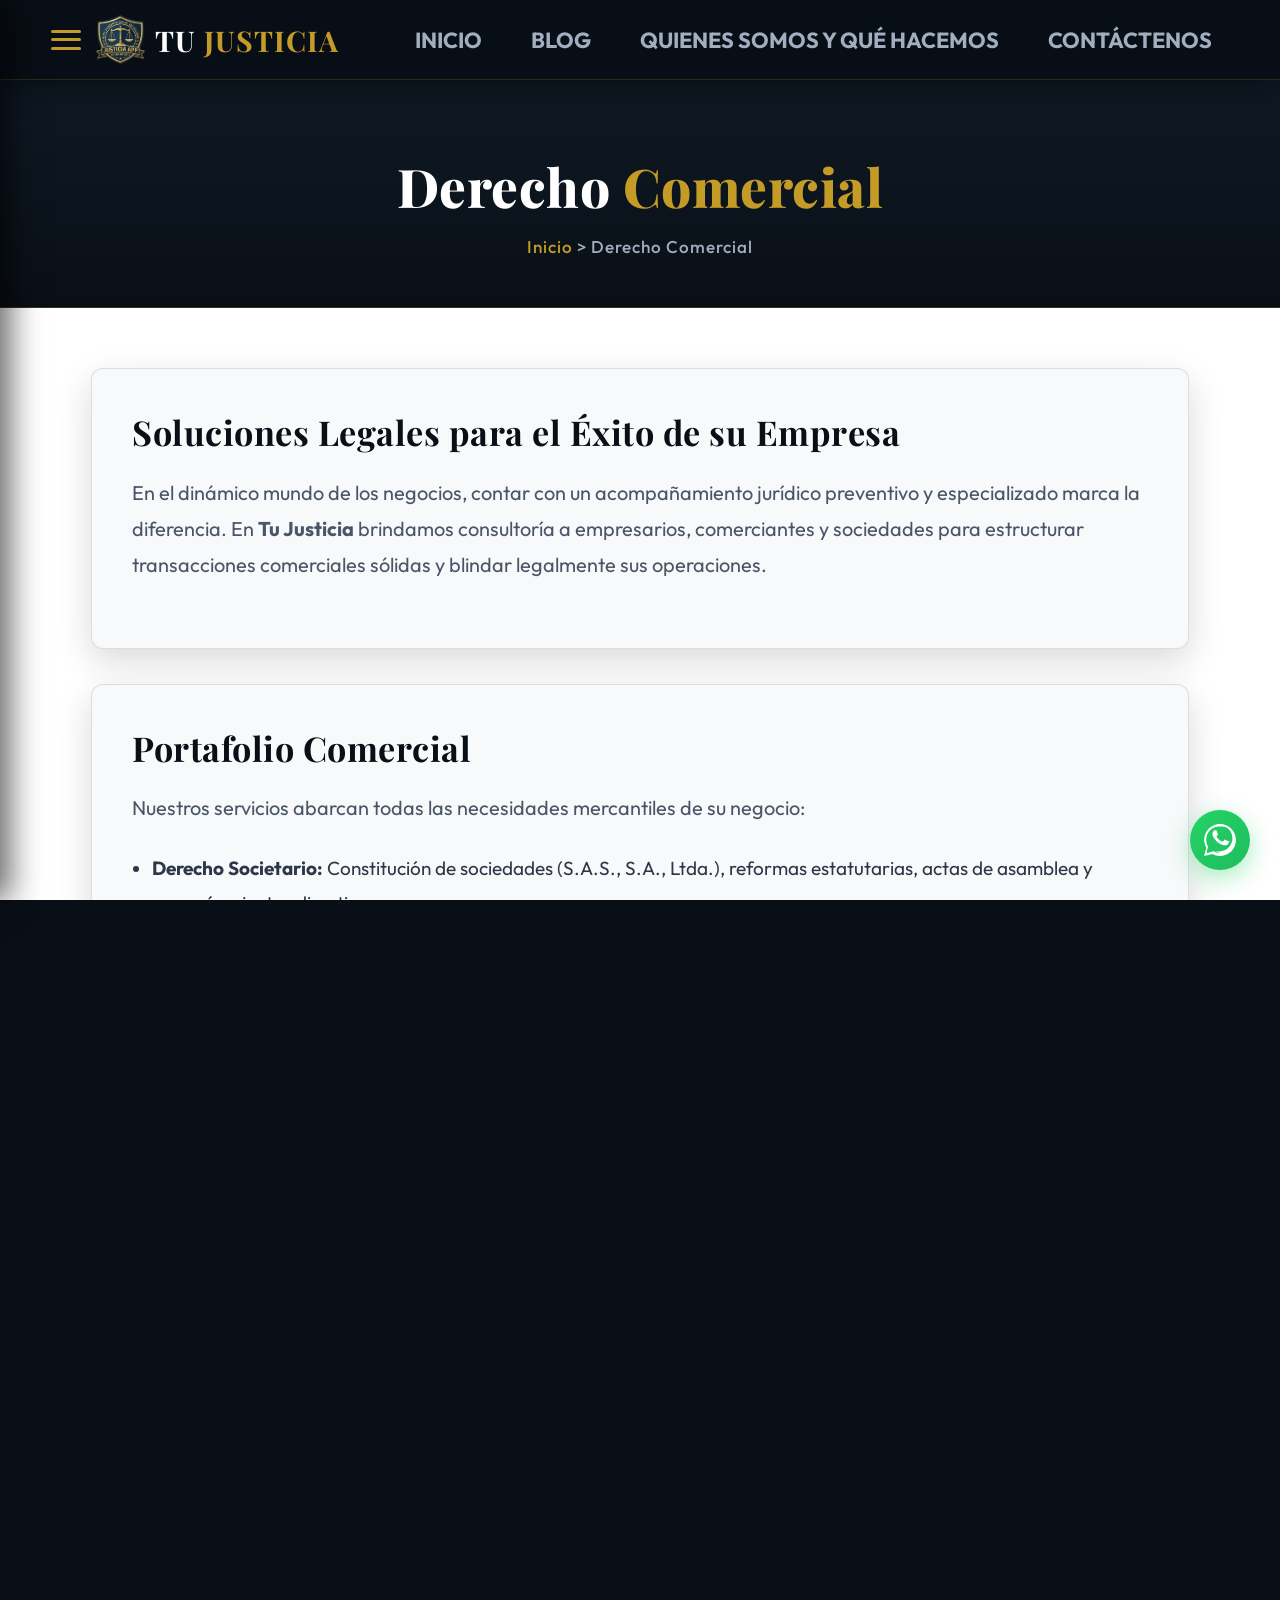
<file: derecho-comercial.html>
<!DOCTYPE html>
<html lang="es">
<head>
  <meta charset="UTF-8">
  <meta name="viewport" content="width=device-width, initial-scale=1.0">
  <meta name="description" content="Derecho Comercial - Tu Justicia. Asesoría legal para empresas, sociedades y comerciantes en Colombia.">
  <title>Derecho Comercial - Tu Justicia</title>
  <link rel="stylesheet" href="css/styles.css">
  <link rel="icon" type="image/png" href="assets/logo_triangular.png">
  <link rel="shortcut icon" type="image/png" href="assets/logo_triangular.png">
</head>
<body>

  <div class="app-container">
    <div class="sidebar-overlay" id="sidebar-overlay"></div>

    <!-- NAVBAR SUPERIOR -->
    <header class="navbar">
      <div class="nav-left">
        <button class="hamburger-btn" id="hamburger-btn" aria-label="Abrir menú de navegación">
          <span></span>
          <span></span>
          <span></span>
        </button>
        <div class="nav-logo">
          <img src="assets/logo_escudo.png" alt="Escudo Tu Justicia">
          <span class="nav-brand">TU <span>JUSTICIA</span></span>
        </div>
      </div>
      <nav class="nav-links">
        <a href="index.html" class="nav-item">INICIO</a>
        <a href="blog.html" class="nav-item">BLOG</a>
        <a href="quienes-somos.html" class="nav-item">QUIENES SOMOS Y QUÉ HACEMOS</a>
        <a href="contacto.html" class="nav-item">CONTÁCTENOS</a>
      </nav>
    </header>

    <!-- MENÚ LATERAL -->
    <aside class="sidebar" id="sidebar">
      <div>
        <!-- Enlaces de Navegación Principal (Visibles solo en móvil) -->
        <div class="sidebar-top-nav">
          <h2 class="sidebar-title">Navegación</h2>
          <ul class="sidebar-menu" style="margin-bottom: 20px;">
            <li class="sidebar-item"><a href="index.html">Inicio</a></li>
            <li class="sidebar-item"><a href="blog.html">Blog</a></li>
            <li class="sidebar-item"><a href="quienes-somos.html">Quiénes Somos y Qué Hacemos</a></li>
            <li class="sidebar-item"><a href="contacto.html">Contáctenos</a></li>
          </ul>
        </div>
        
        <h2 class="sidebar-title">Servicios y Artículos</h2>
        <ul class="sidebar-menu">
          <li class="sidebar-item"><a href="administracion-inmuebles.html">Administración de Inmuebles</a></li>
          <li class="sidebar-item"><a href="blogs-articulos.html">Blogs y Articulos</a></li>
          <li class="sidebar-item"><a href="caso-mikhail-krasnov.html">Caso Mikhail Krasnov</a></li>
          <li class="sidebar-item"><a href="derecho-administrativo.html">Derecho Administrativo</a></li>
          <li class="sidebar-item active"><a href="derecho-comercial.html">Derecho Comercial</a></li>
        </ul>
      </div>
      <div class="sidebar-footer">
        <p>Tu Justicia &copy; 2026</p>
        <p style="font-size: 0.65rem; color: var(--accent-gold); margin-top: 5px;">NIT. 901.487.297-9</p>
      </div>
    </aside>

    <!-- CONTENIDO PRINCIPAL -->
    <main>
      <!-- Cabecera de Página (Fondo Azul) -->
      <header class="page-header section-blue">
        <h1 class="page-title">Derecho <span>Comercial</span></h1>
        <div class="page-breadcrumb">
          <a href="index.html">Inicio</a> &gt; <span>Derecho Comercial</span>
        </div>
      </header>

      <!-- Cuerpo de Página (Fondo Blanco) -->
      <section class="section-white" style="flex-grow: 1; width: 100%;">
        <div class="page-content-wrapper">
          <div class="article-card">
            <h2 class="article-title">Soluciones Legales para el Éxito de su Empresa</h2>
            <p class="article-text">
              En el dinámico mundo de los negocios, contar con un acompañamiento jurídico preventivo y especializado marca la diferencia. En <strong>Tu Justicia</strong> brindamos consultoría a empresarios, comerciantes y sociedades para estructurar transacciones comerciales sólidas y blindar legalmente sus operaciones.
            </p>
          </div>

          <div class="article-card">
            <h2 class="article-title">Portafolio Comercial</h2>
            <p class="article-text">
              Nuestros servicios abarcan todas las necesidades mercantiles de su negocio:
            </p>
            <ul style="line-height: 1.8; margin-left: 20px; margin-bottom: 20px; font-weight: 400;">
              <li><strong>Derecho Societario:</strong> Constitución de sociedades (S.A.S., S.A., Ltda.), reformas estatutarias, actas de asamblea y asesoría a juntas directivas.</li>
              <li><strong>Estructuración de Contratos:</strong> Redacción y revisión de contratos comerciales complejos (franquicias, distribución, consorcios, leasing, corretaje, etc.).</li>
              <li><strong>Propiedad Intelectual:</strong> Registro de marcas, nombres comerciales y patentes ante la Superintendencia de Industria y Comercio (SIC).</li>
              <li><strong>Cobranza Jurídica:</strong> Procesos ejecutivos de cobro de títulos valores (pagarés, facturas, letras de cambio).</li>
            </ul>
          </div>
        </div>
      </section>
    </main>

    <!-- FOOTER -->
    <footer class="footer">
      <div class="footer-logo-container">
        <img src="assets/logo_triangular.png" alt="Logo Triangular" class="footer-logo">
      </div>
      <p class="footer-text">
        Consorcio Jurídico Legal enfocado en brindar asesoría y representación de excelencia en Colombia.
        <br>
        <strong>NIT. 901.487.297-9</strong>
      </p>
      <div class="footer-socials">
        <a href="#" class="social-icon">FB</a>
        <a href="#" class="social-icon">TW</a>
        <a href="#" class="social-icon">LN</a>
        <a href="#" class="social-icon">WA</a>
      </div>
      <div class="footer-copy">
        &copy; 2026 TU JUSTICIA. Todos los derechos reservados.
      </div>
    </footer>
  </div>

  <script src="js/main.js"></script>
</body>
</html>
</file>
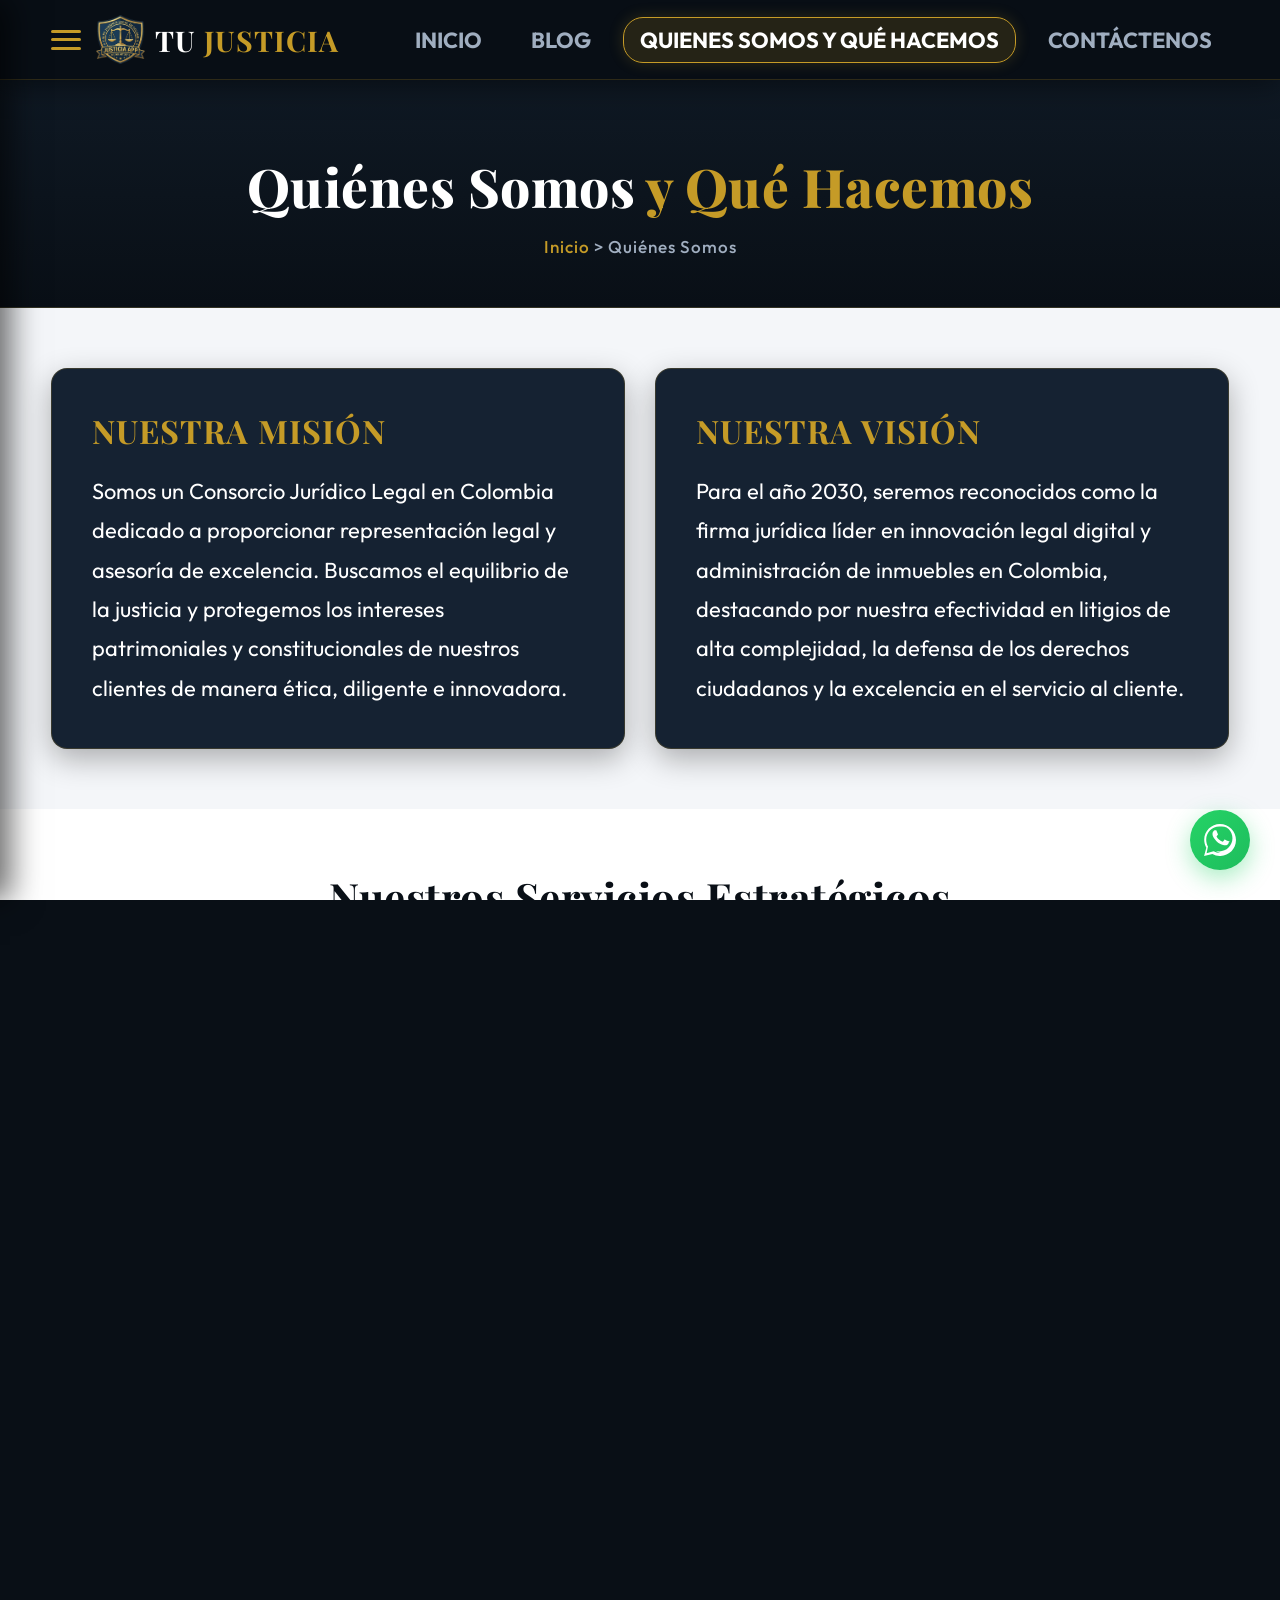
<file: quienes-somos.html>
<!DOCTYPE html>
<html lang="es">
<head>
  <meta charset="UTF-8">
  <meta name="viewport" content="width=device-width, initial-scale=1.0">
  <meta name="description" content="Quiénes Somos y Qué Hacemos - Tu Justicia. Conozca a nuestro equipo de abogados en Colombia y nuestras áreas de especialidad jurídica.">
  <title>Quiénes Somos y Qué Hacemos - Tu Justicia</title>
  <link rel="stylesheet" href="css/styles.css">
  <link rel="icon" type="image/png" href="assets/logo_triangular.png">
  <link rel="shortcut icon" type="image/png" href="assets/logo_triangular.png">
</head>
<body>

  <div class="app-container">
    <div class="sidebar-overlay" id="sidebar-overlay"></div>

    <!-- NAVBAR SUPERIOR -->
    <header class="navbar">
      <div class="nav-left">
        <button class="hamburger-btn" id="hamburger-btn" aria-label="Abrir menú de navegación">
          <span></span>
          <span></span>
          <span></span>
        </button>
        <div class="nav-logo">
          <img src="assets/logo_escudo.png" alt="Escudo Tu Justicia">
          <span class="nav-brand">TU <span>JUSTICIA</span></span>
        </div>
      </div>
      <nav class="nav-links">
        <a href="index.html" class="nav-item">INICIO</a>
        <a href="blog.html" class="nav-item">BLOG</a>
        <a href="quienes-somos.html" class="nav-item active">QUIENES SOMOS Y QUÉ HACEMOS</a>
        <a href="contacto.html" class="nav-item">CONTÁCTENOS</a>
      </nav>
    </header>

    <!-- MENÚ LATERAL -->
    <aside class="sidebar" id="sidebar">
      <div>
        <!-- Enlaces de Navegación Principal (Visibles solo en móvil) -->
        <div class="sidebar-top-nav">
          <h2 class="sidebar-title">Navegación</h2>
          <ul class="sidebar-menu" style="margin-bottom: 20px;">
            <li class="sidebar-item"><a href="index.html">Inicio</a></li>
            <li class="sidebar-item"><a href="blog.html">Blog</a></li>
            <li class="sidebar-item active"><a href="quienes-somos.html">Quiénes Somos y Qué Hacemos</a></li>
            <li class="sidebar-item"><a href="contacto.html">Contáctenos</a></li>
          </ul>
        </div>
        
        <h2 class="sidebar-title">Servicios y Artículos</h2>
        <ul class="sidebar-menu">
          <li class="sidebar-item"><a href="administracion-inmuebles.html">Administración de Inmuebles</a></li>
          <li class="sidebar-item"><a href="blogs-articulos.html">Blogs y Articulos</a></li>
          <li class="sidebar-item"><a href="caso-mikhail-krasnov.html">Caso Mikhail Krasnov</a></li>
          <li class="sidebar-item"><a href="derecho-administrativo.html">Derecho Administrativo</a></li>
          <li class="sidebar-item"><a href="derecho-comercial.html">Derecho Comercial</a></li>
        </ul>
      </div>
      <div class="sidebar-footer">
        <p>Tu Justicia &copy; 2026</p>
        <p style="font-size: 0.65rem; color: var(--accent-gold); margin-top: 5px;">NIT. 901.487.297-9</p>
      </div>
    </aside>

    <!-- CONTENIDO PRINCIPAL -->
    <main>
      <!-- Cabecera en azul oscuro -->
      <header class="page-header section-blue">
        <h1 class="page-title">Quiénes Somos <span>y Qué Hacemos</span></h1>
        <div class="page-breadcrumb">
          <a href="index.html">Inicio</a> &gt; <span>Quiénes Somos</span>
        </div>
      </header>

      <!-- Sección: Misión y Visión (Fondo Gris) -->
      <section class="section-gray" style="padding: 60px 4%;">
        <div class="page-content-wrapper" style="padding: 0;">
          <div class="about-grid">
            
            <div class="about-card section-blue">
              <h2>Nuestra Misión</h2>
              <p>
                Somos un Consorcio Jurídico Legal en Colombia dedicado a proporcionar representación legal y asesoría de excelencia. Buscamos el equilibrio de la justicia y protegemos los intereses patrimoniales y constitucionales de nuestros clientes de manera ética, diligente e innovadora.
              </p>
            </div>

            <div class="about-card section-blue">
              <h2>Nuestra Visión</h2>
              <p>
                Para el año 2030, seremos reconocidos como la firma jurídica líder en innovación legal digital y administración de inmuebles en Colombia, destacando por nuestra efectividad en litigios de alta complejidad, la defensa de los derechos ciudadanos y la excelencia en el servicio al cliente.
              </p>
            </div>

          </div>
        </div>
      </section>

      <!-- Sección: ¿Qué Hacemos? (Fondo Blanco) -->
      <section class="section-white" style="padding: 60px 4%;">
        <div class="page-content-wrapper" style="padding: 0;">
          
          <div style="text-align: center; margin-bottom: 40px;">
            <h2 style="font-size: 2.2rem; color: #090f16; margin-bottom: 10px; font-family: var(--font-headers);">Nuestros Servicios <span>Estratégicos</span></h2>
            <p style="color: #4a5568; max-width: 700px; margin: 0 auto; line-height: 1.6; font-size: 1.1rem;">
              Prestamos servicios de asesoramiento legal especializado a personas naturales, empresas y entidades con metodologías modernas y respaldo ético.
            </p>
          </div>

          <div class="services-grid">
            
            <!-- Tarjeta 1: Administración de Inmuebles -->
            <div class="service-card">
              <div>
                <div class="service-icon-badge">🏢</div>
                <h3 class="service-card-title">Administración Inmobiliaria</h3>
                <p class="service-card-text">
                  Gestión y administración segura de bienes raíces, contratos de arrendamiento blindados y cobranza prejurídica efectiva.
                </p>
              </div>
              <a href="administracion-inmuebles.html" class="service-card-link">Saber Más &rarr;</a>
            </div>

            <!-- Tarjeta 2: Derecho Administrativo -->
            <div class="service-card">
              <div>
                <div class="service-icon-badge">⚖️</div>
                <h3 class="service-card-title">Derecho Administrativo</h3>
                <p class="service-card-text">
                  Asesoría y representación especializada en procesos, reclamaciones y litigios ante organismos del Estado y entidades públicas.
                </p>
              </div>
              <a href="derecho-administrativo.html" class="service-card-link">Saber Más &rarr;</a>
            </div>

            <!-- Tarjeta 3: Derecho Comercial -->
            <div class="service-card">
              <div>
                <div class="service-icon-badge">💼</div>
                <h3 class="service-card-title">Derecho Comercial</h3>
                <p class="service-card-text">
                  Consultoría jurídica para empresas, derecho societario mercantil, contratos comerciales e insolvencia.
                </p>
              </div>
              <a href="derecho-comercial.html" class="service-card-link">Saber Más &rarr;</a>
            </div>

            <!-- Tarjeta 4: Defensa General -->
            <div class="service-card">
              <div>
                <div class="service-icon-badge">🛡️</div>
                <h3 class="service-card-title">Defensa Judicial</h3>
                <p class="service-card-text">
                  Defensa integral y litigio en derecho penal, civil y constitucional (acciones de tutela, derechos de petición).
                </p>
              </div>
              <a href="contacto.html" class="service-card-link">Saber Más &rarr;</a>
            </div>

          </div>
        </div>
      </section>

    </main>

    <!-- FOOTER -->
    <footer class="footer">
      <div class="footer-logo-container">
        <img src="assets/logo_triangular.png" alt="Logo Triangular" class="footer-logo">
      </div>
      <p class="footer-text">
        Consorcio Jurídico Legal enfocado en brindar asesoría y representación de excelencia en Colombia.
        <br>
        <strong>NIT. 901.487.297-9</strong>
      </p>
      <div class="footer-socials">
        <a href="#" class="social-icon">FB</a>
        <a href="#" class="social-icon">TW</a>
        <a href="#" class="social-icon">LN</a>
        <a href="#" class="social-icon">WA</a>
      </div>
      <div class="footer-copy">
        &copy; 2026 TU JUSTICIA. Todos los derechos reservados.
      </div>
    </footer>
  </div>

  <script src="js/main.js"></script>
</body>
</html>
</file>
<file: css/styles.css>
/* ==========================================
   DESIGN SYSTEM & VARIABLES (TU JUSTICIA)
   ========================================== */
@import url('https://fonts.googleapis.com/css2?family=Playfair+Display:ital,wght@0,400;0,600;0,700;0,800;0,900;1,400&family=Outfit:wght@300;400;500;600;700;800&display=swap');

:root {
  --primary-bg: #090f16;
  --secondary-bg: #0f1924;
  --card-bg: #152232;
  --accent-gold: #c59b27;
  --accent-gold-hover: #e5b83b;
  --text-white: #ffffff;
  --text-gray: #a0aec0;
  --text-dark: #1a202c;
  --border-color: rgba(197, 155, 39, 0.2);
  --font-headers: 'Playfair Display', serif;
  --font-body: 'Outfit', sans-serif;
  --transition-smooth: all 0.3s cubic-bezier(0.4, 0, 0.2, 1);
  --header-height: 80px;
}

/* ==========================================
   BASE STYLES & RESET
   ========================================== */
* {
  box-sizing: border-box;
  margin: 0;
  padding: 0;
}

html {
  font-size: 19px;
}

html, body {
  width: 100%;
  height: 100%;
  background-color: var(--primary-bg);
  color: var(--text-white);
  font-family: var(--font-body);
  overflow-x: hidden;
  scroll-behavior: smooth;
}

h1, h2, h3, h4, h5, h6 {
  font-family: var(--font-headers);
  letter-spacing: 0.5px;
}


a {
  text-decoration: none;
  color: inherit;
}

button {
  background: none;
  border: none;
  cursor: pointer;
  font-family: inherit;
}

/* ==========================================
   LAYOUT STRUCTURE
   ========================================== */
.app-container {
  display: flex;
  flex-direction: column;
  min-height: 100vh;
}

main {
  flex: 1 0 auto;
  padding-top: var(--header-height);
  display: flex;
  flex-direction: column;
}

/* ==========================================
   NAVIGATION BAR (NAVBAR)
   ========================================== */
.navbar {
  position: fixed;
  top: 0;
  left: 0;
  width: 100%;
  height: var(--header-height);
  background-color: rgba(9, 15, 22, 0.9);
  backdrop-filter: blur(12px);
  -webkit-backdrop-filter: blur(12px);
  border-bottom: 1px solid var(--border-color);
  z-index: 1000;
  display: flex;
  align-items: center;
  justify-content: space-between;
  padding: 0 4%;
  box-shadow: 0 4px 30px rgba(0, 0, 0, 0.5);
}

.nav-left {
  display: flex;
  align-items: center;
  gap: 15px;
}

.hamburger-btn {
  display: flex;
  flex-direction: column;
  justify-content: space-between;
  width: 30px;
  height: 20px;
  z-index: 1100;
  transition: var(--transition-smooth);
}

.hamburger-btn span {
  display: block;
  width: 100%;
  height: 3px;
  background-color: var(--accent-gold);
  border-radius: 2px;
  transition: var(--transition-smooth);
}

/* Hamburger active transformation */
.hamburger-btn.active span:nth-child(1) {
  transform: translateY(8px) rotate(45deg);
}

.hamburger-btn.active span:nth-child(2) {
  opacity: 0;
}

.hamburger-btn.active span:nth-child(3) {
  transform: translateY(-9px) rotate(-45deg);
}

.nav-logo {
  display: flex;
  align-items: center;
  gap: 10px;
}

.nav-logo img {
  height: 50px;
  width: auto;
  object-fit: contain;
}

.nav-brand {
  font-family: var(--font-headers);
  font-size: 1.5rem;
  font-weight: 700;
  color: var(--text-white);
  letter-spacing: 1px;
}

.nav-brand span {
  color: var(--accent-gold);
}

.nav-links {
  display: flex;
  align-items: center;
  gap: 15px;
}

.nav-item {
  font-family: var(--font-body);
  font-size: 1.15rem; /* Agrandado */
  font-weight: 700; /* Más legible */
  color: var(--text-gray);
  padding: 8px 16px;
  border-radius: 20px;
  border: 1px solid transparent;
  transition: var(--transition-smooth);
}

.nav-item:hover, .nav-item.active {
  color: var(--text-white);
  background-color: rgba(197, 155, 39, 0.15);
  border-color: var(--accent-gold);
  box-shadow: 0 0 15px rgba(197, 155, 39, 0.2);
}

/* ==========================================
   SIDEBAR MENU
   ========================================== */
.sidebar {
  position: fixed;
  top: 0;
  left: 0;
  width: 340px; /* Ancho ajustado */
  height: 100vh;
  background-color: var(--secondary-bg);
  border-right: 1px solid var(--border-color);
  z-index: 1050;
  transform: translateX(-100%);
  transition: var(--transition-smooth);
  box-shadow: 10px 0 30px rgba(0, 0, 0, 0.6);
  padding: calc(var(--header-height) + 20px) 25px 30px 25px;
  display: flex;
  flex-direction: column;
  justify-content: space-between;
  overflow-y: auto; /* Enable scrolling for overflow content on mobile */
}


.sidebar.open {
  transform: translateX(0);
}

.sidebar-title {
  font-family: var(--font-headers);
  font-size: 1.3rem; /* Más grande */
  color: var(--accent-gold);
  margin-bottom: 25px;
  padding-bottom: 10px;
  border-bottom: 1px solid rgba(197, 155, 39, 0.3);
  text-transform: uppercase;
  letter-spacing: 1px;
}

.sidebar-menu {
  display: flex;
  flex-direction: column;
  gap: 14px; /* Mayor espacio */
  list-style: none;
}

.sidebar-item a {
  display: block;
  font-size: 1.25rem; /* Agrandado considerablemente */
  font-weight: 600; /* Más grueso y legible */
  color: var(--text-gray);
  padding: 14px 20px; /* Mayor padding */
  border-radius: 8px;
  border-left: 3px solid transparent;
  background-color: rgba(255, 255, 255, 0.02);
  transition: var(--transition-smooth);
}

.sidebar-item a:hover, .sidebar-item.active a {
  color: var(--text-white);
  background-color: rgba(197, 155, 39, 0.1);
  border-left-color: var(--accent-gold);
  padding-left: 26px;
  box-shadow: 0 4px 15px rgba(0,0,0,0.2);
}

.sidebar-footer {
  font-size: 0.8rem;
  color: var(--text-gray);
  text-align: center;
  border-top: 1px solid rgba(255, 255, 255, 0.05);
  padding-top: 20px;
}

/* Mobile top navigation container inside sidebar */
.sidebar-top-nav {
  display: none;
}

@media (max-width: 768px) {
  .sidebar-top-nav {
    display: block;
  }
}


/* Sidebar overlay background */
.sidebar-overlay {
  position: fixed;
  top: 0;
  left: 0;
  width: 100vw;
  height: 100vh;
  background-color: rgba(0, 0, 0, 0.6);
  backdrop-filter: blur(4px);
  z-index: 1020;
  opacity: 0;
  visibility: hidden;
  transition: var(--transition-smooth);
}

.sidebar-overlay.active {
  opacity: 1;
  visibility: visible;
}

/* ==========================================
   HERO SECTION & CONTENT STYLE
   ========================================== */
.hero {
  position: relative;
  display: flex;
  flex-direction: column;
  align-items: center;
  justify-content: center;
  text-align: center;
  padding: 80px 20px;
  min-height: calc(100vh - var(--header-height) - 150px);
  background: radial-gradient(circle at center, rgba(21, 34, 50, 0.6) 0%, rgba(9, 15, 22, 1) 70%);
}

.hero-logo-container {
  position: relative;
  width: 280px;
  height: 280px;
  margin-bottom: 40px;
  animation: float 6s ease-in-out infinite;
}

.hero-logo {
  width: 100%;
  height: 100%;
  object-fit: contain;
  border-radius: 50%;
  box-shadow: 0 0 40px rgba(197, 155, 39, 0.3);
  border: 2px solid var(--accent-gold);
}

@keyframes float {
  0% { transform: translateY(0px); }
  50% { transform: translateY(-15px); }
  100% { transform: translateY(0px); }
}

.hero-subtitle {
  font-family: var(--font-body);
  font-size: 1.2rem;
  font-weight: 700;
  color: var(--accent-gold);
  letter-spacing: 4px;
  margin-bottom: 15px;
  text-transform: uppercase;
}

.hero-title {
  font-family: var(--font-headers);
  font-size: 4rem;
  font-weight: 900;
  color: var(--text-white);
  margin-bottom: 25px;
  letter-spacing: 1px;
  text-shadow: 0 4px 12px rgba(0, 0, 0, 0.6);
}

.hero-title span {
  color: var(--accent-gold);
}

.hero-description {
  max-width: 700px;
  font-size: 1.25rem;
  line-height: 1.8;
  color: var(--text-gray);
  margin-bottom: 45px;
  font-weight: 300;
}

.btn-gold {
  display: inline-block;
  background: linear-gradient(135deg, var(--accent-gold) 0%, #a47b19 100%);
  color: var(--primary-bg);
  padding: 16px 40px;
  border-radius: 30px;
  font-weight: 800;
  text-transform: uppercase;
  font-size: 0.95rem;
  letter-spacing: 2px;
  box-shadow: 0 6px 20px rgba(197, 155, 39, 0.3);
  transition: var(--transition-smooth);
}

.btn-gold:hover {
  transform: translateY(-3px);
  box-shadow: 0 10px 25px rgba(197, 155, 39, 0.5);
  background: linear-gradient(135deg, var(--accent-gold-hover) 0%, var(--accent-gold) 100%);
}

/* ==========================================
   HOMEPAGE SPECIFIC SECTIONS & SECTIONS COLOR SCHEME
   ========================================== */
.home-section {
  padding: 80px 6%;
  width: 100%;
}

.home-section-title-badge {
  display: inline-block;
  background-color: #0f1924;
  border: 1px solid var(--border-color);
  border-radius: 20px;
  padding: 10px 35px;
  color: var(--text-white);
  font-family: var(--font-headers);
  font-weight: 700;
  font-size: 1.1rem;
  letter-spacing: 1px;
  margin-bottom: 45px;
  box-shadow: 0 4px 15px rgba(0,0,0,0.3);
  text-align: center;
}

.home-section-title-container {
  display: flex;
  justify-content: center;
  width: 100%;
}

/* Anniversary Banner Container */
.anniversary-banner-container {
  width: 100%;
  max-width: 1200px;
  margin: 0 auto;
  border-radius: 16px;
  overflow: hidden;
  border: 1px solid var(--border-color);
  box-shadow: 0 10px 30px rgba(0,0,0,0.4);
}

.anniversary-banner-container img {
  width: 100%;
  height: auto;
  display: block;
}

/* Leaders Intro Text Section */
.leaders-text-container {
  max-width: 900px;
  margin: 0 auto;
  background-color: rgba(16, 15, 46, 0.05);
  border: 2px solid var(--border-color);
  border-radius: 16px;
  padding: 50px 40px;
  box-shadow: 0 15px 40px rgba(0,0,0,0.15);
  position: relative;
  text-align: center;
}

.leaders-text-container::before {
  content: "“";
  position: absolute;
  top: 15px;
  left: 30px;
  font-size: 6rem;
  color: rgba(197, 155, 39, 0.2);
  font-family: Georgia, serif;
}

.leaders-text-content h3 {
  font-size: 1.7rem;
  color: var(--accent-gold);
  margin-bottom: 25px;
  text-transform: uppercase;
  font-weight: 700;
  letter-spacing: 1px;
}

.leaders-text-content p {
  font-size: 1.3rem;
  line-height: 1.8;
  font-weight: 400;
}

/* Two-column layout for Derechos section */
.rights-grid {
  display: grid;
  grid-template-columns: 1fr 1.2fr;
  gap: 50px;
  align-items: center;
  max-width: 1200px;
  margin: 0 auto;
}

.rights-banner-container {
  border-radius: 16px;
  overflow: hidden;
  border: 1px solid var(--border-color);
  box-shadow: 0 10px 30px rgba(0,0,0,0.4);
}

.rights-banner-container img {
  width: 100%;
  height: auto;
  display: block;
}

.rights-content h2 {
  font-size: 2.5rem;
  margin-bottom: 25px;
  font-weight: 800;
}

.rights-content h2 span {
  color: var(--accent-gold);
}

.rights-content p {
  line-height: 1.8;
  font-weight: 400;
  margin-bottom: 35px;
  font-size: 1.15rem;
}

/* Dynamic Blog Grid Home */
.blog-grid-home {
  display: grid;
  grid-template-columns: repeat(auto-fill, minmax(340px, 1fr));
  gap: 35px;
  max-width: 1200px;
  margin: 0 auto;
}

/* Social Media Section Styling (Visual Mejorada) */
.socials-grid {
  display: grid;
  grid-template-columns: 1.2fr 1fr 0.8fr;
  gap: 30px;
  max-width: 1200px;
  margin: 0 auto;
}

.social-card {
  background-color: var(--card-bg);
  border: 1px solid var(--border-color);
  border-radius: 12px;
  overflow: hidden;
  box-shadow: 0 10px 25px rgba(0,0,0,0.3);
  display: flex;
  flex-direction: column;
}

.social-card-header {
  padding: 15px 20px;
  display: flex;
  align-items: center;
  justify-content: space-between;
  color: var(--text-white);
  font-weight: 700;
  font-size: 1rem;
}

.social-card-header.facebook {
  background-color: #1877f2;
}

.social-card-header.twitter {
  background-color: #0f1419;
  border-bottom: 1px solid rgba(255,255,255,0.1);
}

.social-card-header.youtube {
  background-color: #ff0000;
}

.social-profile {
  display: flex;
  align-items: center;
  gap: 12px;
  padding: 15px 20px;
}

.social-avatar {
  width: 40px;
  height: 40px;
  border-radius: 50%;
  border: 1px solid var(--border-color);
  background-color: var(--primary-bg);
  display: flex;
  align-items: center;
  justify-content: center;
  font-weight: bold;
  color: var(--accent-gold);
  font-size: 0.8rem;
  overflow: hidden;
}

.social-avatar img {
  width: 100%;
  height: 100%;
  object-fit: cover;
}

.social-profile-info h4 {
  font-size: 0.95rem;
  font-family: var(--font-body);
  font-weight: 600;
}

.social-profile-info p {
  font-size: 0.75rem;
}

.social-card-content {
  padding: 15px 20px;
  font-size: 0.9rem;
  line-height: 1.6;
  flex-grow: 1;
}

.social-mock-post-image {
  width: 100%;
  height: 150px;
  background: linear-gradient(135deg, #100f2e 0%, #1a2c42 100%);
  border: 1px solid rgba(255,255,255,0.05);
  border-radius: 6px;
  margin-top: 10px;
  display: flex;
  align-items: center;
  justify-content: center;
  overflow: hidden;
}

.social-mock-post-image img {
  width: 100%;
  height: 100%;
  object-fit: cover;
}

.social-btn-follow {
  background-color: var(--accent-gold);
  color: var(--primary-bg);
  padding: 6px 15px;
  border-radius: 15px;
  font-size: 0.75rem;
  font-weight: 700;
}

.social-btn-follow:hover {
  background-color: var(--accent-gold-hover);
}

/* Youtube Mock Player */
.youtube-mock-player {
  width: 100%;
  aspect-ratio: 16/9;
  background-color: #050b11;
  display: flex;
  align-items: center;
  justify-content: center;
  position: relative;
  cursor: pointer;
}

.youtube-mock-player::after {
  content: "";
  position: absolute;
  width: 60px;
  height: 60px;
  background-color: #ff0000;
  border-radius: 50%;
  box-shadow: 0 0 20px rgba(255,0,0,0.5);
  display: flex;
  align-items: center;
  justify-content: center;
  transition: var(--transition-smooth);
}

.youtube-mock-player::before {
  content: "";
  position: absolute;
  width: 0;
  height: 0;
  border-top: 12px solid transparent;
  border-bottom: 12px solid transparent;
  border-left: 20px solid white;
  margin-left: 5px;
  z-index: 10;
}

.youtube-mock-player:hover::after {
  transform: scale(1.1);
  box-shadow: 0 0 30px rgba(255,0,0,0.8);
}

/* ==========================================
   WAITING LIST POPUP (MODAL)
   ========================================== */
.waitlist-modal {
  position: fixed;
  top: 0;
  left: 0;
  width: 100%;
  height: 100%;
  z-index: 2000;
  display: flex;
  align-items: center;
  justify-content: center;
  opacity: 0;
  visibility: hidden;
  transition: var(--transition-smooth);
}

.waitlist-modal.active {
  opacity: 1;
  visibility: visible;
}

.waitlist-modal-backdrop {
  position: absolute;
  top: 0;
  left: 0;
  width: 100%;
  height: 100%;
  background-color: rgba(0, 0, 0, 0.65);
  backdrop-filter: blur(10px);
}

.waitlist-box {
  position: relative;
  width: 90%;
  max-width: 540px;
  background: rgba(15, 14, 38, 0.85); /* Slightly darker for better readability */
  backdrop-filter: blur(25px);
  -webkit-backdrop-filter: blur(25px);
  border: 2px solid rgba(197, 155, 39, 0.4);
  border-radius: 24px;
  box-shadow: 0 25px 60px rgba(0, 0, 0, 0.8), 0 0 40px rgba(197, 155, 39, 0.15);
  overflow-y: auto; /* Enable scroll if content is taller than screen */
  max-height: 90vh; /* Keep it within the screen dimensions */
  z-index: 2010;
  transform: scale(0.9);
  transition: var(--transition-smooth);
}


.waitlist-modal.active .waitlist-box {
  transform: scale(1);
}

.waitlist-marquee {
  background: rgba(197, 155, 39, 0.15);
  border-bottom: 1px solid rgba(197, 155, 39, 0.3);
  color: var(--accent-gold);
  padding: 10px 0;
  font-family: var(--font-headers);
  font-weight: 800;
  font-size: 0.95rem;
  letter-spacing: 2px;
  overflow: hidden;
  white-space: nowrap;
}

.waitlist-marquee div {
  display: inline-block;
  padding-left: 100%;
  animation: marquee 25s linear infinite;
}

.waitlist-timer-bar {
  background: linear-gradient(90deg, #ff3333 0%, #b31414 100%);
  color: white;
  text-align: center;
  padding: 8px;
  font-weight: 700;
  font-size: 0.95rem;
  letter-spacing: 1px;
  display: flex;
  align-items: center;
  justify-content: center;
  gap: 10px;
  box-shadow: inset 0 -3px 5px rgba(0,0,0,0.2);
  animation: pulse-red 2s infinite ease-in-out;
}

@keyframes pulse-red {
  0%, 100% { opacity: 1; }
  50% { opacity: 0.9; }
}

.waitlist-timer-clock {
  font-family: monospace;
  font-size: 1.15rem;
  background-color: rgba(0,0,0,0.5);
  padding: 3px 10px;
  border-radius: 4px;
  border: 1px solid rgba(255,255,255,0.15);
  box-shadow: 0 0 10px rgba(0,0,0,0.5);
  color: #ffcccc;
}

.waitlist-body {
  padding: 30px;
}

.waitlist-title {
  text-align: center;
  font-size: 1.35rem;
  color: var(--text-white);
  margin-bottom: 10px;
  font-family: var(--font-body);
  font-weight: 500;
}

.waitlist-close-btn {
  position: absolute;
  top: 12px;
  right: 12px;
  width: 36px;
  height: 36px;
  background-color: var(--accent-gold);
  color: var(--primary-bg);
  border-radius: 50%;
  display: flex;
  align-items: center;
  justify-content: center;
  font-size: 1.4rem;
  font-weight: 800;
  z-index: 2030; /* Higher than header and marquee to remain clickable */
  box-shadow: 0 4px 12px rgba(0, 0, 0, 0.4);
  transition: var(--transition-smooth);
}

.waitlist-close-btn:hover {
  background-color: var(--accent-gold-hover);
  transform: scale(1.1);
  color: var(--primary-bg);
}


.waitlist-form-control {
  width: 100%;
  background: rgba(255, 255, 255, 0.04);
  border: 1px solid rgba(255, 255, 255, 0.1);
  border-radius: 8px;
  padding: 12px 16px;
  color: var(--text-white);
  font-family: inherit;
  font-size: 0.95rem;
  transition: var(--transition-smooth);
}

.waitlist-form-control:focus {
  outline: none;
  background: rgba(255, 255, 255, 0.08);
  border-color: var(--accent-gold);
  box-shadow: 0 0 15px rgba(197, 155, 39, 0.3);
}

.waitlist-btn {
  width: 100%;
  padding: 15px;
  background: linear-gradient(135deg, var(--accent-gold) 0%, #a47b19 100%);
  color: var(--primary-bg);
  font-weight: 800;
  border-radius: 8px;
  text-transform: uppercase;
  letter-spacing: 1.5px;
  font-size: 0.95rem;
  box-shadow: 0 6px 25px rgba(197, 155, 39, 0.4);
  transition: var(--transition-smooth);
  margin-top: 15px;
  position: relative;
  overflow: hidden;
}

/* Sweep shimmer animation */
.waitlist-btn::after {
  content: '';
  position: absolute;
  top: -50%;
  left: -60%;
  width: 30%;
  height: 200%;
  background: rgba(255, 255, 255, 0.25);
  transform: rotate(30deg);
  transition: none;
  animation: shimmer 3s infinite linear;
}

@keyframes shimmer {
  0% { left: -60%; }
  100% { left: 140%; }
}

.waitlist-btn:hover {
  background: linear-gradient(135deg, var(--accent-gold-hover) 0%, var(--accent-gold) 100%);
  transform: translateY(-3px);
  box-shadow: 0 10px 30px rgba(197, 155, 39, 0.6);
}

/* ==========================================
   SECTION CONTRAST THEME RULES
   ========================================== */

/* Blue Section (Dark Mode Default) */
.section-blue {
  background-color: var(--primary-bg);
  color: var(--text-white);
}

.section-blue h1, .section-blue h2, .section-blue h3, .section-blue h4 {
  color: var(--text-white);
}

.section-blue p, .section-blue li {
  color: var(--text-gray);
}

.section-blue .article-card {
  background-color: var(--card-bg);
  border: 1px solid var(--border-color);
}

.section-blue .social-card {
  background-color: var(--card-bg);
  border: 1px solid var(--border-color);
}

.section-blue .social-profile-info p {
  color: var(--text-gray);
}

/* White Section (Light Mode High Contrast) */
.section-white {
  background-color: #ffffff;
  color: #0f1924;
}

.section-white h1, .section-white h2, .section-white h3, .section-white h4 {
  color: #090f16;
}

.section-white p, .section-white li {
  color: #2d3748;
}

.section-white .article-card {
  background-color: #f7f9fa;
  border: 1px solid rgba(15, 25, 36, 0.12);
}

.section-white .article-title {
  color: #090f16;
}

.section-white .article-text {
  color: #4a5568;
}

.section-white .social-card {
  background-color: #f7f9fa;
  border: 1px solid rgba(15, 25, 36, 0.12);
}

.section-white .social-profile-info h4 {
  color: #090f16;
}

.section-white .social-profile-info p {
  color: #718096;
}

.section-white .social-card-content {
  color: #4a5568;
}

.section-white .leaders-text-container {
  background-color: #f7f9fa;
  border: 2px solid rgba(197, 155, 39, 0.4);
  box-shadow: 0 15px 40px rgba(0,0,0,0.06);
}

.section-white .leaders-text-content p {
  color: #090f16;
}

/* Gray Section (Neutral Cool Contrast) */
.section-gray {
  background-color: #f4f6f9;
  color: #0f1924;
}

.section-gray h1, .section-gray h2, .section-gray h3, .section-gray h4 {
  color: #090f16;
}

.section-gray p, .section-gray li {
  color: #2d3748;
}

.section-gray .article-card {
  background-color: #ffffff;
  border: 1px solid rgba(15, 25, 36, 0.1);
  box-shadow: 0 10px 30px rgba(0,0,0,0.04);
}

.section-gray .article-title {
  color: #090f16;
}

.section-gray .article-text {
  color: #4a5568;
}

.section-gray .social-card {
  background-color: #ffffff;
  border: 1px solid rgba(15, 25, 36, 0.1);
}

.section-gray .social-profile-info h4 {
  color: #090f16;
}

.section-gray .social-profile-info p {
  color: #718096;
}

.section-gray .social-card-content {
  color: #4a5568;
}

/* ==========================================
   PAGE TEMPLATE (SUBPAGES CONTENT)
   ========================================== */
.page-header {
  padding: 70px 4% 50px 4%;
  background: linear-gradient(to bottom, var(--secondary-bg), var(--primary-bg));
  border-bottom: 1px solid var(--border-color);
  text-align: center;
}

.page-title {
  font-size: 2.8rem;
  font-weight: 800;
  color: var(--text-white);
  margin-bottom: 15px;
}

.page-title span {
  color: var(--accent-gold);
}

.page-breadcrumb {
  font-size: 0.9rem;
  color: var(--text-gray);
  letter-spacing: 1px;
  font-weight: 500;
}

.page-breadcrumb a {
  color: var(--accent-gold);
}

.page-content-wrapper {
  padding: 60px 4%;
  max-width: 1200px;
  margin: 0 auto;
  width: 100%;
}

.article-card {
  border-radius: 12px;
  padding: 40px;
  margin-bottom: 35px;
  box-shadow: 0 12px 35px rgba(0,0,0,0.15);
  transition: var(--transition-smooth);
}

.article-card:hover {
  transform: translateY(-5px);
  border-color: var(--accent-gold);
  box-shadow: 0 15px 35px rgba(197, 155, 39, 0.2);
}

.article-meta {
  font-size: 0.85rem;
  color: var(--accent-gold);
  margin-bottom: 15px;
  font-weight: 700;
  text-transform: uppercase;
  letter-spacing: 0.5px;
}

.article-title {
  font-size: 1.8rem;
  margin-bottom: 18px;
  line-height: 1.4;
}

.article-text {
  line-height: 1.8;
  font-size: 1.05rem;
  margin-bottom: 25px;
}

/* ==========================================
   FOOTER
   ========================================== */
.footer {
  flex-shrink: 0;
  background-color: var(--secondary-bg);
  border-top: 1px solid var(--border-color);
  padding: 60px 4% 40px 4%;
  display: flex;
  flex-direction: column;
  align-items: center;
  text-align: center;
  gap: 30px;
  color: var(--text-white);
}

.footer-logo-container {
  width: 160px;
  height: auto;
}


.footer-logo {
  width: 100%;
  height: auto;
  object-fit: contain;
}

.footer-text {
  font-size: 0.95rem;
  color: var(--text-gray);
  max-width: 600px;
  line-height: 1.7;
}

.footer-socials {
  display: flex;
  gap: 20px;
}

.social-icon {
  width: 44px;
  height: 44px;
  border-radius: 50%;
  background-color: var(--card-bg);
  border: 1px solid var(--border-color);
  display: flex;
  align-items: center;
  justify-content: center;
  color: var(--accent-gold);
  font-weight: 700;
  font-size: 0.9rem;
  transition: var(--transition-smooth);
}

.social-icon:hover {
  background-color: var(--accent-gold);
  color: var(--primary-bg);
  transform: translateY(-3px);
  box-shadow: 0 5px 15px rgba(197, 155, 39, 0.4);
}

.footer-copy {
  font-size: 0.85rem;
  color: rgba(160, 174, 192, 0.6);
  border-top: 1px solid rgba(255, 255, 255, 0.05);
  width: 100%;
  padding-top: 25px;
  margin-top: 10px;
}

/* ==========================================
   RESPONSIVE DESIGN (MEDIA QUERIES)
   ========================================== */
@media (max-width: 992px) {
  .hero-title {
    font-size: 3rem;
  }
  .rights-grid {
    grid-template-columns: 1fr;
    gap: 30px;
  }
  .socials-grid {
    grid-template-columns: 1fr;
    gap: 30px;
  }
}

@media (max-width: 768px) {
  .navbar {
    padding: 0 5%;
  }
  
  .nav-links {
    display: none; /* Hide top nav links on tablet/mobile, relies on side menu */
  }
  
  .nav-brand {
    font-size: 1.3rem;
  }
  
  .hero-title {
    font-size: 2.4rem;
  }
  
  .hero-logo-container {
    width: 220px;
    height: 220px;
  }
  
  .sidebar {
    width: 300px;
  }
}

@media (max-width: 480px) {
  .hero-title {
    font-size: 2rem;
  }
  
  .hero-logo-container {
    width: 180px;
    height: 180px;
  }
  
  .hero-description {
    font-size: 1.05rem;
  }

  /* Waitlist modal adjustments for small screens */
  .waitlist-box {
    width: 95%;
    border-radius: 16px;
  }
  .waitlist-body {
    padding: 20px;
  }
  .waitlist-title {
    font-size: 1.15rem !important;
  }
  .waitlist-subtitle {
    margin-bottom: 15px !important;
    font-size: 0.8rem !important;
  }
  .waitlist-form-group {
    margin-bottom: 10px;
  }
  .waitlist-form-control {
    padding: 8px 12px;
    font-size: 0.85rem;
  }
  .waitlist-btn {
    padding: 12px;
    font-size: 0.85rem;
    margin-top: 10px;
  }
}


/* ==========================================
   WHO WE ARE PAGE (QUIENES SOMOS) CUSTOM STYLES
   ========================================== */
.about-grid {
  display: grid;
  grid-template-columns: 1fr 1fr;
  gap: 30px;
  max-width: 1200px;
  margin: 0 auto;
}

@media (max-width: 768px) {
  .about-grid {
    grid-template-columns: 1fr;
  }
}

.about-card {
  background-color: var(--card-bg);
  border: 1px solid var(--border-color);
  border-radius: 16px;
  padding: 40px;
  box-shadow: 0 10px 30px rgba(0,0,0,0.3);
  transition: var(--transition-smooth);
}

.about-card:hover {
  transform: translateY(-5px);
  border-color: var(--accent-gold);
  box-shadow: 0 15px 35px rgba(197, 155, 39, 0.2);
}

.about-card h2 {
  font-size: 1.7rem;
  color: var(--accent-gold);
  margin-bottom: 20px;
  text-transform: uppercase;
  font-weight: 700;
  letter-spacing: 1px;
}

.about-card p {
  font-size: 1.15rem;
  line-height: 1.8;
  color: var(--text-white);
  font-weight: 400;
}

.services-grid {
  display: grid;
  grid-template-columns: repeat(auto-fill, minmax(260px, 1fr));
  gap: 25px;
  max-width: 1200px;
  margin: 30px auto 0 auto;
}

.service-card {
  background-color: #f7f9fa;
  border: 1px solid rgba(15, 25, 36, 0.12);
  border-radius: 16px;
  padding: 30px;
  box-shadow: 0 10px 25px rgba(0,0,0,0.03);
  transition: var(--transition-smooth);
  display: flex;
  flex-direction: column;
  justify-content: space-between;
  min-height: 350px;
}

.service-card:hover {
  transform: translateY(-5px);
  border-color: var(--accent-gold);
  box-shadow: 0 15px 35px rgba(197, 155, 39, 0.15);
}

.service-icon-badge {
  width: 60px;
  height: 60px;
  background-color: rgba(197, 155, 39, 0.1);
  color: var(--accent-gold);
  border-radius: 14px;
  display: flex;
  align-items: center;
  justify-content: center;
  font-size: 1.8rem;
  margin-bottom: 20px;
  border: 1px solid rgba(197, 155, 39, 0.2);
}

.service-card-title {
  font-size: 1.3rem;
  font-weight: 700;
  color: #090f16;
  margin-bottom: 12px;
}

.service-card-text {
  font-size: 1.05rem;
  line-height: 1.7;
  color: #4a5568;
  margin-bottom: 25px;
  flex-grow: 1;
}

.service-card-link {
  display: inline-flex;
  align-items: center;
  gap: 8px;
  font-weight: 700;
  font-size: 0.9rem;
  color: var(--accent-gold);
  text-transform: uppercase;
  letter-spacing: 0.5px;
  transition: var(--transition-smooth);
}

.service-card-link:hover {
  color: var(--accent-gold-hover);
  transform: translateX(4px);
}

/* ==========================================
   WHATSAPP CTA & RELATED BLOG POSTS
   ========================================== */
/* WhatsApp CTA card in blog posts */
.blog-whatsapp-cta {
  background-color: rgba(37, 211, 102, 0.08);
  border: 2px solid #25d366;
  border-radius: 16px;
  padding: 30px;
  text-align: center;
  margin: 40px auto;
  max-width: 800px;
  box-shadow: 0 10px 30px rgba(37, 211, 102, 0.05);
  transition: var(--transition-smooth);
}

.blog-whatsapp-cta:hover {
  transform: translateY(-3px);
  box-shadow: 0 15px 35px rgba(37, 211, 102, 0.12);
}

.blog-whatsapp-cta h3 {
  color: #1ebd5d;
  font-size: 1.5rem;
  margin-bottom: 12px;
  font-family: var(--font-headers);
  font-weight: 700;
}

.blog-whatsapp-cta p {
  color: #4a5568;
  font-size: 1.05rem;
  line-height: 1.6;
  margin-bottom: 25px;
  font-weight: 400;
}

.btn-whatsapp-cta {
  display: inline-flex;
  align-items: center;
  gap: 10px;
  background: linear-gradient(135deg, #25d366 0%, #1ebd5d 100%);
  color: #ffffff;
  padding: 14px 35px;
  border-radius: 30px;
  font-weight: 800;
  font-size: 0.95rem;
  text-transform: uppercase;
  letter-spacing: 1px;
  box-shadow: 0 6px 20px rgba(37, 211, 102, 0.3);
  transition: var(--transition-smooth);
}

.btn-whatsapp-cta:hover {
  transform: translateY(-2px);
  box-shadow: 0 10px 25px rgba(37, 211, 102, 0.5);
  background: linear-gradient(135deg, #2ae06c 0%, #20cc64 100%);
}

/* Related Posts Section at the bottom of blogs */
.related-posts-section {
  padding: 60px 4%;
  border-top: 1px solid var(--border-color);
  background-color: #f7f9fa;
  width: 100%;
}

.related-posts-container {
  max-width: 1200px;
  margin: 0 auto;
}

.related-posts-title {
  font-size: 2rem;
  font-weight: 800;
  color: #1b4d3e; /* Dark green/teal for headings */
  margin-bottom: 30px;
  font-family: var(--font-headers);
}

.related-posts-grid {
  display: grid;
  grid-template-columns: repeat(3, 1fr);
  gap: 30px;
}

@media (max-width: 992px) {
  .related-posts-grid {
    grid-template-columns: repeat(2, 1fr);
  }
}

@media (max-width: 768px) {
  .related-posts-grid {
    grid-template-columns: 1fr;
  }
}

.related-post-card {
  background: #ffffff;
  border-radius: 12px;
  overflow: hidden;
  box-shadow: 0 4px 15px rgba(0,0,0,0.05);
  transition: var(--transition-smooth);
  display: flex;
  flex-direction: column;
  border: 1px solid rgba(15, 25, 36, 0.08);
}

.related-post-card:hover {
  transform: translateY(-5px);
  box-shadow: 0 12px 30px rgba(0,0,0,0.1);
  border-color: rgba(27, 77, 62, 0.3);
}

.related-post-img-container {
  width: 100%;
  aspect-ratio: 16/9;
  overflow: hidden;
}

.related-post-img-container img {
  width: 100%;
  height: 100%;
  object-fit: cover;
  transition: var(--transition-smooth);
}

.related-post-card:hover .related-post-img-container img {
  transform: scale(1.05);
}

.related-post-body {
  padding: 20px;
  display: flex;
  flex-direction: column;
  justify-content: space-between;
  flex-grow: 1;
}

.related-post-card-title {
  font-size: 1.15rem;
  font-weight: 700;
  color: #1b4d3e; /* Dark green text */
  line-height: 1.4;
  margin-bottom: 12px;
  font-family: var(--font-body);
  display: -webkit-box;
  -webkit-line-clamp: 2;
  -webkit-box-orient: vertical;
  overflow: hidden;
}

.related-post-card-date {
  font-size: 0.85rem;
  color: #718096;
  font-weight: 500;
}

/* ==========================================
   FLOATING WHATSAPP BUTTON (DYNAMIC INJECTED)
   ========================================== */
.whatsapp-flow-container {
  position: fixed;
  bottom: 30px;
  right: 30px;
  z-index: 1500;
  display: flex;
  flex-direction: column;
  align-items: flex-end;
  font-family: var(--font-body);
}

.whatsapp-bubble-tip {
  background-color: #ffffff;
  color: #0f1924;
  padding: 6px 14px;
  border-radius: 12px;
  font-size: 0.8rem;
  font-weight: 700;
  margin-bottom: 8px;
  box-shadow: 0 4px 15px rgba(0, 0, 0, 0.15);
  border: 1px solid rgba(37, 211, 102, 0.2);
  position: relative;
  white-space: nowrap;
  opacity: 0;
  transform: translateY(10px);
  transition: var(--transition-smooth);
  pointer-events: none;
}

.whatsapp-bubble-tip::after {
  content: "";
  position: absolute;
  bottom: -6px;
  right: 20px;
  border-width: 6px 6px 0;
  border-style: solid;
  border-color: #ffffff transparent;
  display: block;
  width: 0;
}

.whatsapp-bubble-tip .dot {
  color: #25d366;
  margin-right: 4px;
  font-size: 1.1rem;
  vertical-align: middle;
}

.whatsapp-float-btn {
  background: linear-gradient(135deg, #25d366 0%, #1ebd5d 100%);
  color: #ffffff;
  width: 60px;
  height: 60px;
  border-radius: 50%;
  display: flex;
  align-items: center;
  justify-content: center;
  box-shadow: 0 8px 25px rgba(37, 211, 102, 0.4);
  transition: all 0.4s cubic-bezier(0.175, 0.885, 0.32, 1.275);
  text-decoration: none;
  overflow: hidden;
  position: relative;
}

.whatsapp-icon-svg {
  width: 32px;
  height: 32px;
  fill: #ffffff;
  flex-shrink: 0;
  transition: var(--transition-smooth);
}

.whatsapp-btn-text {
  max-width: 0;
  overflow: hidden;
  white-space: nowrap;
  font-weight: 800;
  font-size: 0.85rem;
  letter-spacing: 1px;
  text-transform: uppercase;
  transition: all 0.4s ease;
  opacity: 0;
  margin-right: 0;
}

/* Hover effects */
.whatsapp-flow-container:hover .whatsapp-bubble-tip {
  opacity: 1;
  transform: translateY(0);
}

.whatsapp-flow-container:hover .whatsapp-float-btn {
  width: 320px; /* Expand to pill shape */
  border-radius: 30px;
  padding: 0 25px;
  justify-content: space-between;
}

.whatsapp-flow-container:hover .whatsapp-btn-text {
  max-width: 240px;
  opacity: 1;
  margin-right: 15px;
}

/* On Mobile, keep it compact and floating */
@media (max-width: 768px) {
  .whatsapp-flow-container {
    bottom: 20px;
    right: 20px;
  }
  .whatsapp-bubble-tip {
    opacity: 1; /* Always visible on mobile */
    transform: translateY(0);
    font-size: 0.75rem;
    padding: 4px 10px;
  }
  .whatsapp-flow-container:hover .whatsapp-float-btn {
    width: 60px;
    border-radius: 50%;
    padding: 0;
    justify-content: center;
  }
  .whatsapp-flow-container:hover .whatsapp-btn-text {
    max-width: 0;
    opacity: 0;
    margin-right: 0;
  }
}

/* ==========================================
   INTERACTIVE CROSSWORD ANIMATIONS
   ========================================== */
.crossword-interactive-container {
  position: relative;
  width: 100%;
  max-width: 800px;
  margin: 30px auto 0 auto;
  border-radius: 12px 12px 0 0;
  overflow: hidden;
  box-shadow: 0 10px 30px rgba(0, 0, 0, 0.25);
  border: 1px solid rgba(197, 155, 39, 0.2);
  background-color: #090f16;
  box-sizing: border-box;
}

.crossword-bg-img {
  width: 100%;
  height: auto;
  display: block;
  transition: transform 0.5s ease;
}

.crossword-interactive-container:hover .crossword-bg-img {
  transform: scale(1.01);
}

.crossword-hotspot {
  position: absolute;
  cursor: pointer;
  z-index: 10;
  transition: all 0.3s cubic-bezier(0.4, 0, 0.2, 1);
  border: 2px solid transparent;
  border-radius: 4px;
}

.crossword-hotspot:hover, .crossword-hotspot.active {
  background-color: rgba(197, 155, 39, 0.25);
  border-color: var(--accent-gold);
  box-shadow: 0 0 15px var(--accent-gold);
}

/* Glowing circuit overlay */
.crossword-circuit-glow {
  position: absolute;
  top: 0;
  left: 0;
  width: 100%;
  height: 100%;
  pointer-events: none;
  z-index: 2;
  opacity: 0.4;
  background: radial-gradient(circle at 50% 50%, rgba(37, 211, 102, 0.1) 0%, transparent 80%);
  animation: pulse-circuit 4s infinite alternate;
}

@keyframes pulse-circuit {
  0% {
    opacity: 0.2;
    transform: scale(0.98);
  }
  100% {
    opacity: 0.5;
    transform: scale(1.02);
  }
}

/* Explanation Box styling */
.crossword-explanation-box {
  width: 100%;
  max-width: 800px;
  margin: 0 auto 30px auto;
  background: linear-gradient(135deg, #0f1924 0%, #152232 100%);
  border: 1px solid rgba(197, 155, 39, 0.25);
  border-top: none;
  border-radius: 0 0 12px 12px;
  padding: 20px 25px;
  color: #ffffff;
  min-height: 120px;
  transition: all 0.4s ease;
  position: relative;
  box-shadow: 0 10px 20px rgba(0, 0, 0, 0.1);
  box-sizing: border-box;
}

.crossword-explanation-box.active {
  border-color: var(--accent-gold);
  box-shadow: 0 12px 25px rgba(197, 155, 39, 0.15);
}

.crossword-exp-title {
  color: var(--accent-gold);
  font-family: var(--font-headers);
  font-size: 1.25rem;
  font-weight: 700;
  margin-bottom: 8px;
  display: flex;
  align-items: center;
  gap: 10px;
}

.crossword-exp-text {
  font-size: 0.95rem;
  line-height: 1.6;
  color: #e2e8f0;
}

/* Link active highlights in text list */
.strategy-list-item {
  cursor: pointer;
  transition: all 0.3s ease;
  border-left: 3px solid transparent;
  padding-left: 10px;
  margin-bottom: 20px;
}

.strategy-list-item:hover, .strategy-list-item.active {
  border-left-color: var(--accent-gold);
  background-color: rgba(197, 155, 39, 0.05);
  padding-left: 15px;
  color: #090f16;
}
</file>
